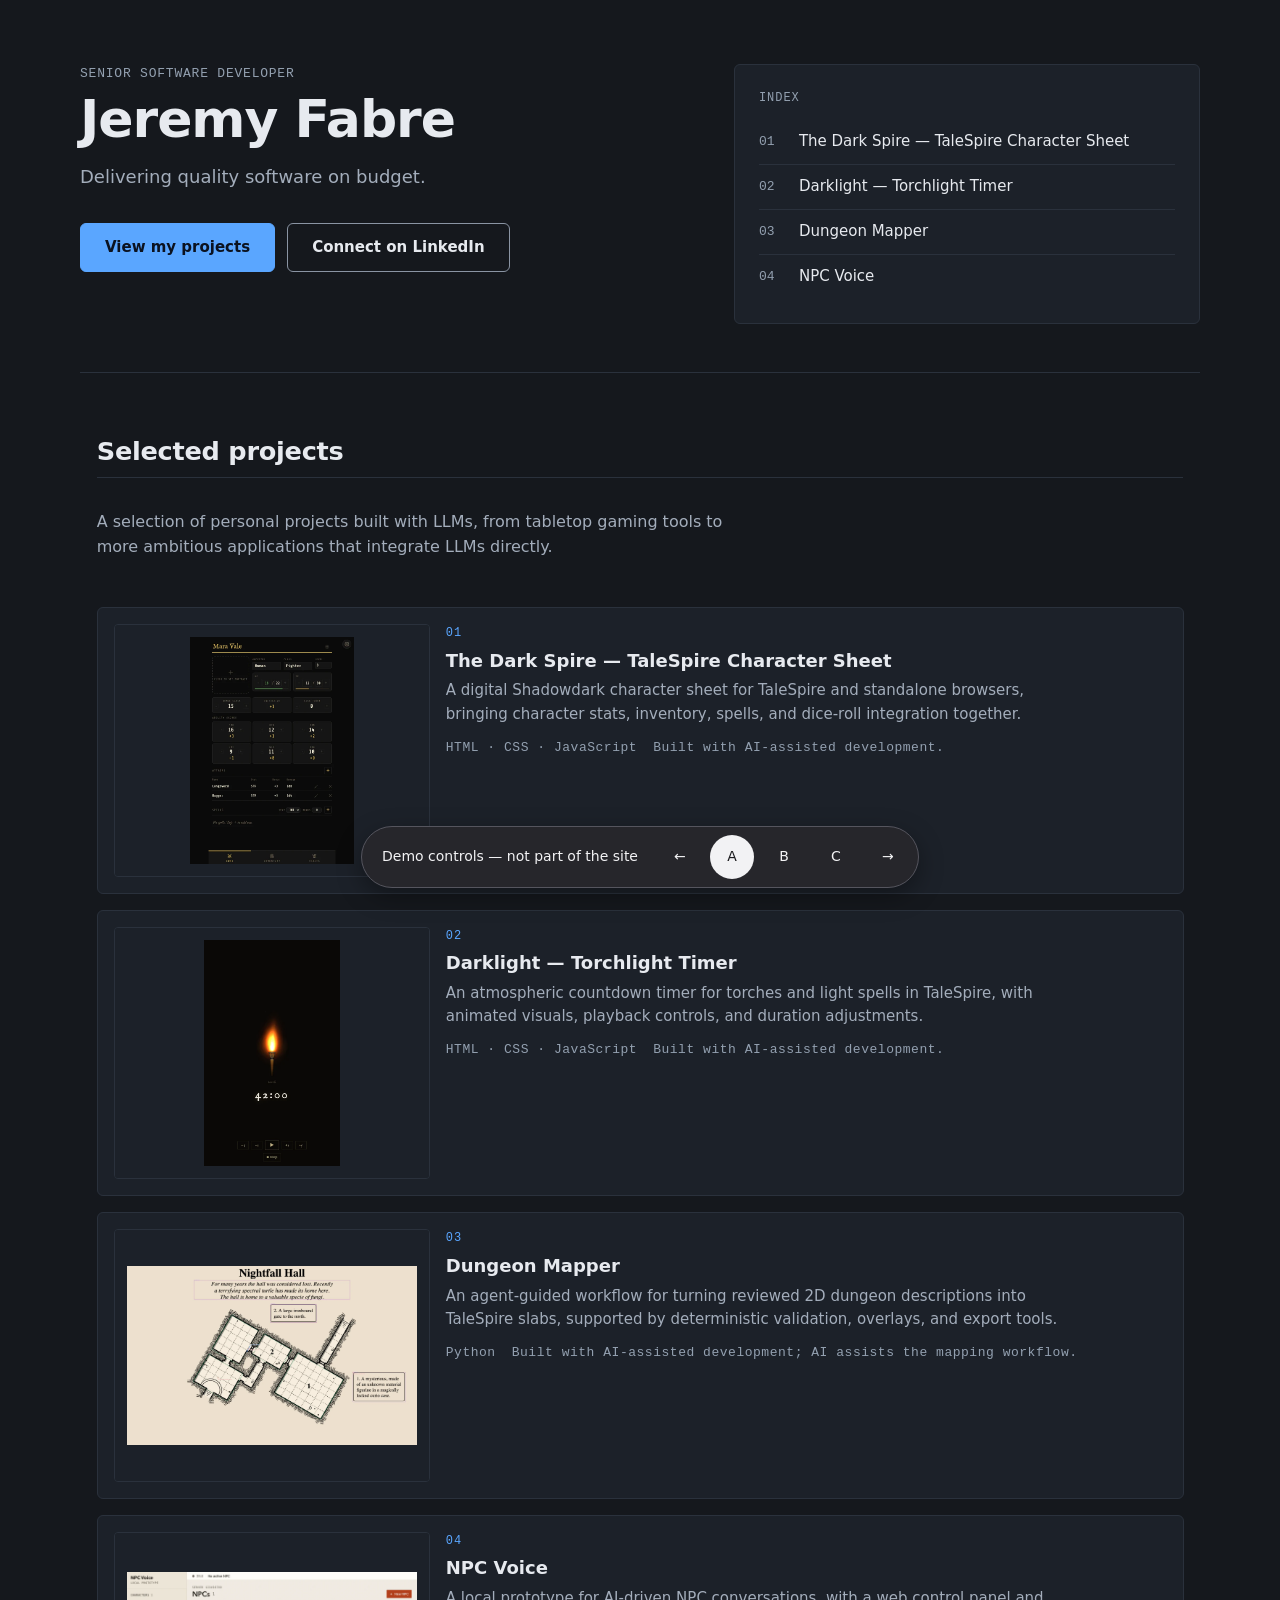
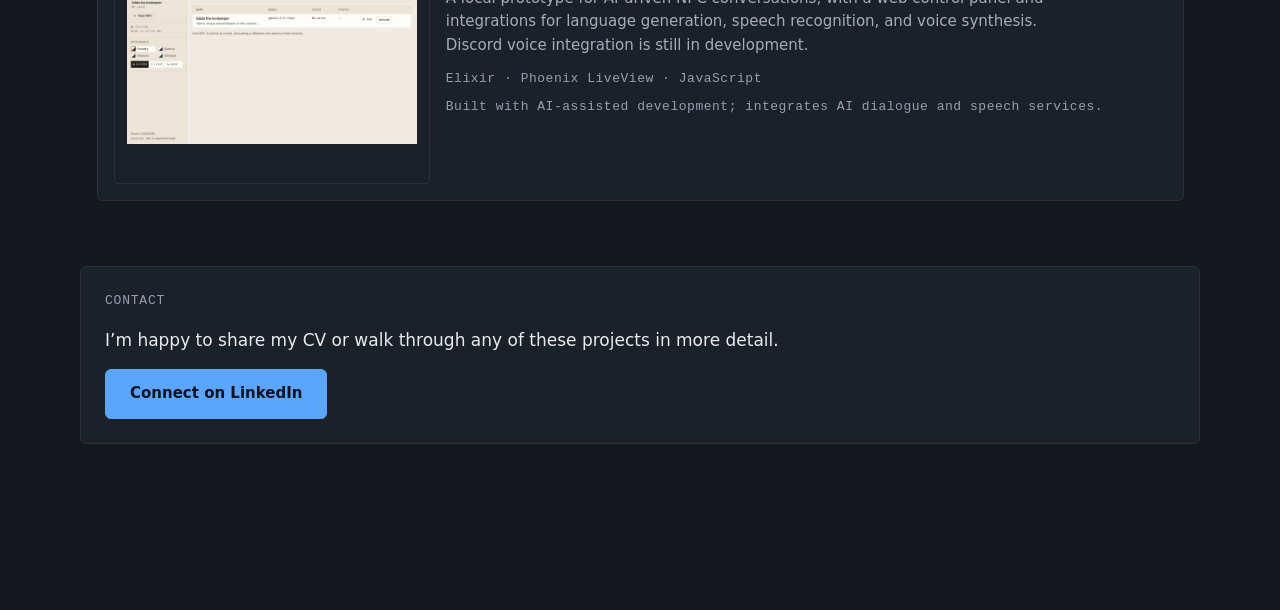
<file: demo/index.html>
<!doctype html>
<html lang="en">
<head>
  <meta charset="utf-8">
  <meta name="viewport" content="width=device-width, initial-scale=1">
  <meta name="robots" content="noindex, nofollow">
  <meta name="color-scheme" content="dark light">
  <title>Jeremy Fabre — portfolio design comparison (local demo)</title>
  <link rel="stylesheet" href="styles/base.css">
  <link rel="stylesheet" href="styles/a.css">
  <link rel="stylesheet" href="styles/b.css">
  <link rel="stylesheet" href="styles/c.css">
  <style>
    /* Integration-only rules: the fixed demo switcher and the space it reserves.
       Visual identity stays in styles/{a,b,c}.css; the pill itself is styled by
       .demo-controls in styles/base.css §6. Not part of any site. */
    :root { --switcher-space: 0px; }
    body.has-switcher { --switcher-space: 6rem; } /* CSS fallback; switcher.js sets the measured height inline on body */
    .demo-switcher {
      /* Sticky rather than fixed: it pins to the viewport bottom while scrolling, but at
         the end of the document it settles into the space the canvas reserves for it,
         so full-page captures and the final scroll position never show it over content. */
      position: sticky;
      bottom: 0;
      margin-top: calc(-1 * var(--switcher-space));
      z-index: 10;
      display: flex;
      justify-content: center;
      padding: var(--space-3) var(--space-3) calc(var(--space-3) + env(safe-area-inset-bottom, 0px));
      pointer-events: none;
    }
    .demo-switcher .demo-controls { pointer-events: auto; max-width: 100%; justify-content: center; }
    .demo-switcher .dc-label { white-space: normal; text-align: center; }
    .demo-switcher .dc-row { display: inline-flex; align-items: center; gap: var(--space-2); }
    /* Reserve the pill's height (plus its padding) inside the variant canvas so the
       contact block and footer are never covered; the spacer inherits the canvas background. */
    #site > .v-canvas::after { content: ""; display: block; height: var(--switcher-space); }
    /* Live region stays in the document flow for assistive tech only. */
    .demo-status { position: absolute; width: 1px; height: 1px; overflow: hidden; clip: rect(0 0 0 0); white-space: nowrap; margin: -1px; }
  </style>
</head>
<body data-variant="a">

<!-- Static baseline: variant A markup mirrors demo/variants/a.js and demo/content.js.
     Usable with JavaScript disabled. app.js re-renders A/B/C into #site at runtime. -->
<div id="site" data-variant="a">
  <div class="v-canvas page">
    <header class="hero">
      <div class="identity">
        <p class="eyebrow">Senior Software Developer</p>
        <h1 class="name">Jeremy Fabre</h1>
        <p class="tagline">Delivering quality software on budget.</p>
        <div class="actions">
          <a class="btn btn-primary" href="#projects">View my projects</a>
          <a class="btn btn-secondary" href="https://www.linkedin.com/in/jeremy-fabre-977b1b53/" rel="me noopener">Connect on LinkedIn</a>
        </div>
      </div>
      <nav class="index" aria-labelledby="index-title">
        <p class="index-title" id="index-title">Index</p>
        <ol>
          <li><a href="#project-shadowdark-sheet"><span class="n" aria-hidden="true">01</span><span class="index-label">The Dark Spire — TaleSpire Character Sheet</span></a></li>
          <li><a href="#project-torchlight-timer"><span class="n" aria-hidden="true">02</span><span class="index-label">Darklight — Torchlight Timer</span></a></li>
          <li><a href="#project-dungeon-mapper"><span class="n" aria-hidden="true">03</span><span class="index-label">Dungeon Mapper</span></a></li>
          <li><a href="#project-npc-voice"><span class="n" aria-hidden="true">04</span><span class="index-label">NPC Voice</span></a></li>
        </ol>
      </nav>
    </header>
    <main class="page-main">
      <section class="projects" id="projects" aria-labelledby="projects-heading">
        <h2 class="section-heading" id="projects-heading">Selected projects</h2>
        <p class="section-intro">A selection of personal projects built with LLMs, from tabletop gaming tools to more ambitious applications that integrate LLMs directly.</p>
        <ol class="project-list">
          <li>
            <article class="project" id="project-shadowdark-sheet" data-project="shadowdark-sheet" data-title="The Dark Spire — TaleSpire Character Sheet" data-description="A digital Shadowdark character sheet for TaleSpire and standalone browsers, bringing character stats, inventory, spells, and dice-roll integration together." data-ai-note="Built with AI-assisted development.">
              <a class="frame frame-link" href="assets/projects/shadowdark-sheet.webp" aria-label="Open full-size image: The Dark Spire — TaleSpire Character Sheet">
                <img class="frame-img" src="assets/projects/shadowdark-sheet.webp" alt="The Dark Spire — TaleSpire Character Sheet — screenshot of the project" decoding="async">
              </a>
              <div class="project-body">
                <p class="project-n" aria-hidden="true">01</p>
                <h3 class="title">The Dark Spire — TaleSpire Character Sheet</h3>
                <p class="summary">A digital Shadowdark character sheet for TaleSpire and standalone browsers, bringing character stats, inventory, spells, and dice-roll integration together.</p>
                <p class="meta"><span class="meta-stack">HTML · CSS · JavaScript</span><span class="meta-ai">Built with AI-assisted development.</span></p>
              </div>
            </article>
          </li>
          <li>
            <article class="project" id="project-torchlight-timer" data-project="torchlight-timer" data-title="Darklight — Torchlight Timer" data-description="An atmospheric countdown timer for torches and light spells in TaleSpire, with animated visuals, playback controls, and duration adjustments." data-ai-note="Built with AI-assisted development.">
              <a class="frame frame-link" href="assets/projects/torchlight-timer.webp" aria-label="Open full-size image: Darklight — Torchlight Timer">
                <img class="frame-img" src="assets/projects/torchlight-timer.webp" alt="Darklight — Torchlight Timer — screenshot of the project" decoding="async">
              </a>
              <div class="project-body">
                <p class="project-n" aria-hidden="true">02</p>
                <h3 class="title">Darklight — Torchlight Timer</h3>
                <p class="summary">An atmospheric countdown timer for torches and light spells in TaleSpire, with animated visuals, playback controls, and duration adjustments.</p>
                <p class="meta"><span class="meta-stack">HTML · CSS · JavaScript</span><span class="meta-ai">Built with AI-assisted development.</span></p>
              </div>
            </article>
          </li>
          <li>
            <article class="project" id="project-dungeon-mapper" data-project="dungeon-mapper" data-title="Dungeon Mapper" data-description="An agent-guided workflow for turning reviewed 2D dungeon descriptions into TaleSpire slabs, supported by deterministic validation, overlays, and export tools." data-ai-note="Built with AI-assisted development; AI assists the mapping workflow.">
              <a class="frame frame-link" href="assets/projects/dungeon-mapper.webp" aria-label="Open full-size image: Dungeon Mapper">
                <img class="frame-img" src="assets/projects/dungeon-mapper.webp" alt="Dungeon Mapper — screenshot of the project" decoding="async">
              </a>
              <div class="project-body">
                <p class="project-n" aria-hidden="true">03</p>
                <h3 class="title">Dungeon Mapper</h3>
                <p class="summary">An agent-guided workflow for turning reviewed 2D dungeon descriptions into TaleSpire slabs, supported by deterministic validation, overlays, and export tools.</p>
                <p class="meta"><span class="meta-stack">Python</span><span class="meta-ai">Built with AI-assisted development; AI assists the mapping workflow.</span></p>
              </div>
            </article>
          </li>
          <li>
            <article class="project" id="project-npc-voice" data-project="npc-voice" data-title="NPC Voice" data-description="A local prototype for AI-driven NPC conversations, with a web control panel and integrations for language generation, speech recognition, and voice synthesis. Discord voice integration is still in development." data-ai-note="Built with AI-assisted development; integrates AI dialogue and speech services.">
              <a class="frame frame-link" href="assets/projects/npc-voice.webp" aria-label="Open full-size image: NPC Voice">
                <img class="frame-img" src="assets/projects/npc-voice.webp" alt="NPC Voice — screenshot of the project" decoding="async">
              </a>
              <div class="project-body">
                <p class="project-n" aria-hidden="true">04</p>
                <h3 class="title">NPC Voice</h3>
                <p class="summary">A local prototype for AI-driven NPC conversations, with a web control panel and integrations for language generation, speech recognition, and voice synthesis. Discord voice integration is still in development.</p>
                <p class="meta"><span class="meta-stack">Elixir · Phoenix LiveView · JavaScript</span><span class="meta-ai">Built with AI-assisted development; integrates AI dialogue and speech services.</span></p>
              </div>
            </article>
          </li>
        </ol>
      </section>
      <section class="contact" aria-labelledby="contact-title">
        <p class="eyebrow" id="contact-title">Contact</p>
        <p class="contact-text">I’m happy to share my CV or walk through any of these projects in more detail.</p>
        <a class="btn btn-primary" href="https://www.linkedin.com/in/jeremy-fabre-977b1b53/" rel="me noopener">Connect on LinkedIn</a>
      </section>
    </main>
  </div>
</div>

<!-- Demo chrome (outside the site root). The switcher is built by switcher.js so a
     no-JS visitor never sees dead controls. The live region announces the active variant. -->
<p class="demo-status" id="demo-status" role="status" aria-live="polite" aria-atomic="true"></p>

<script type="module" src="app.js"></script>
</body>
</html>
</file>
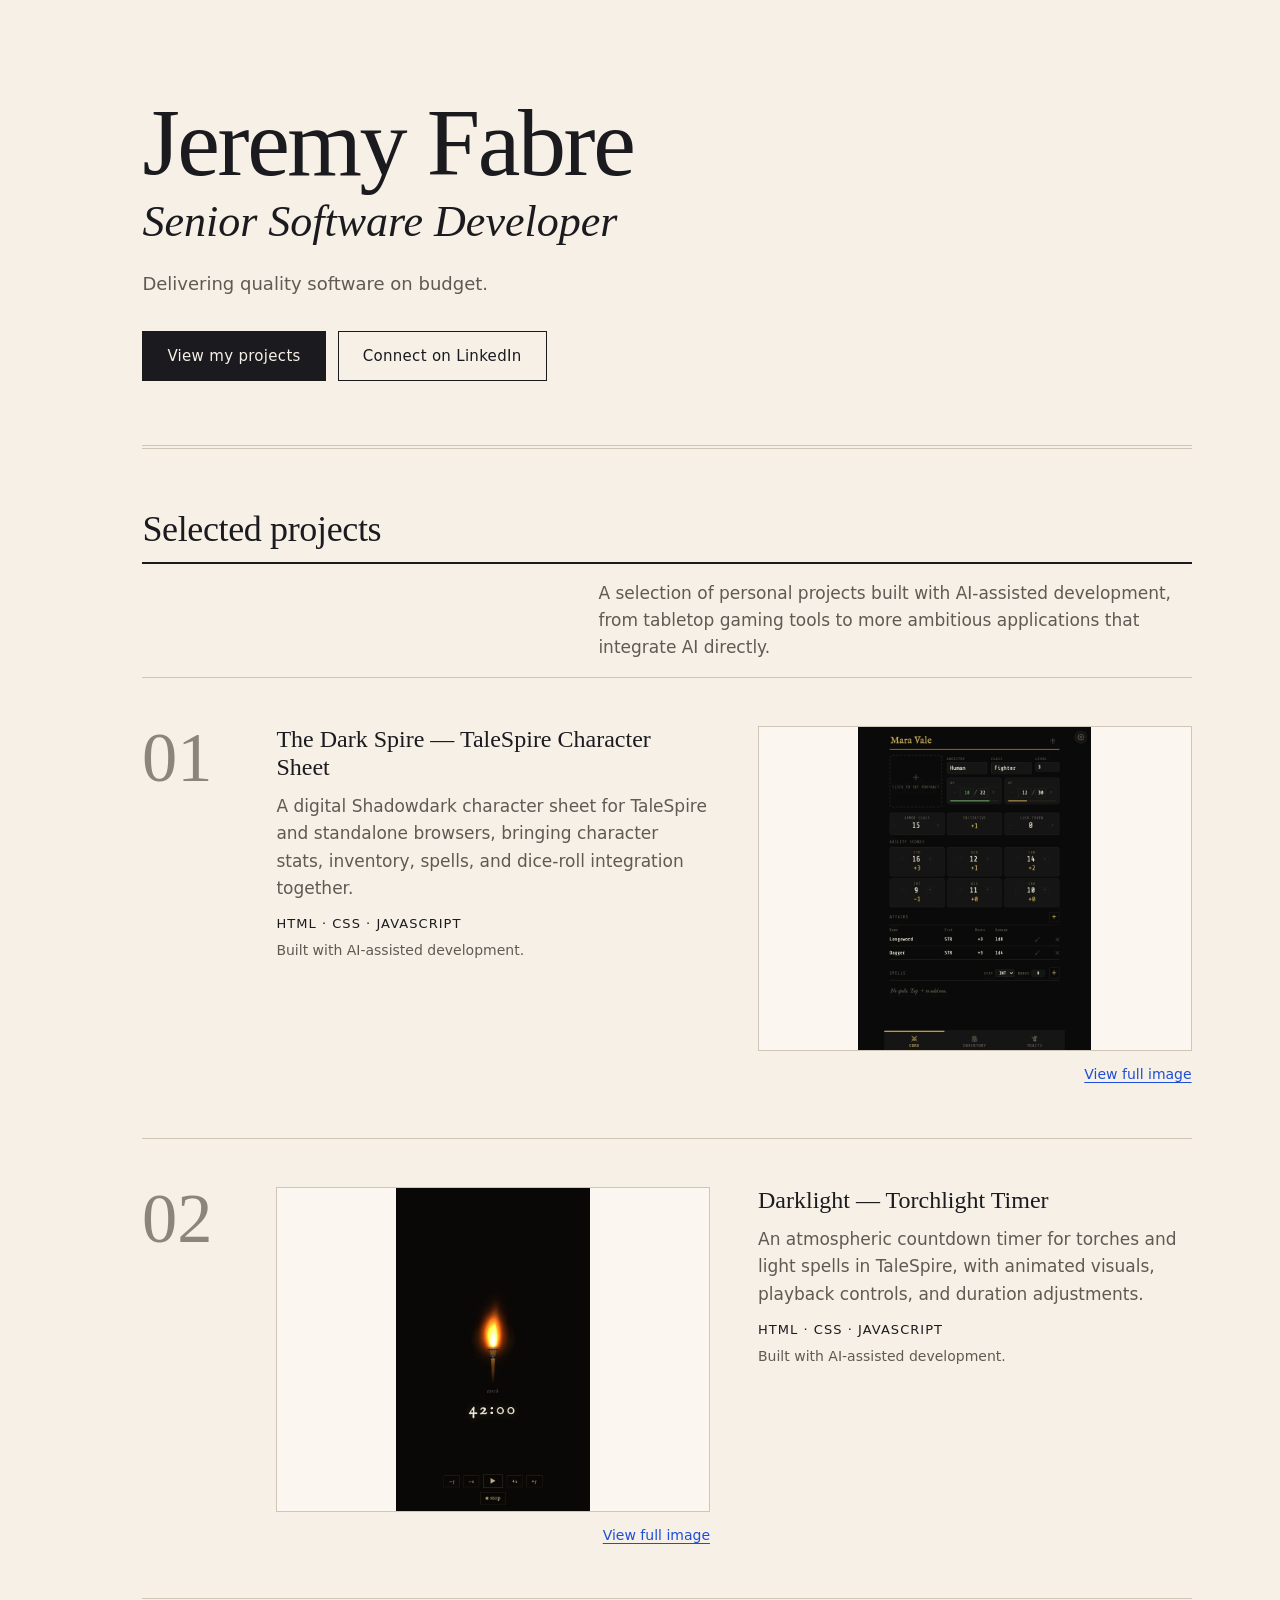
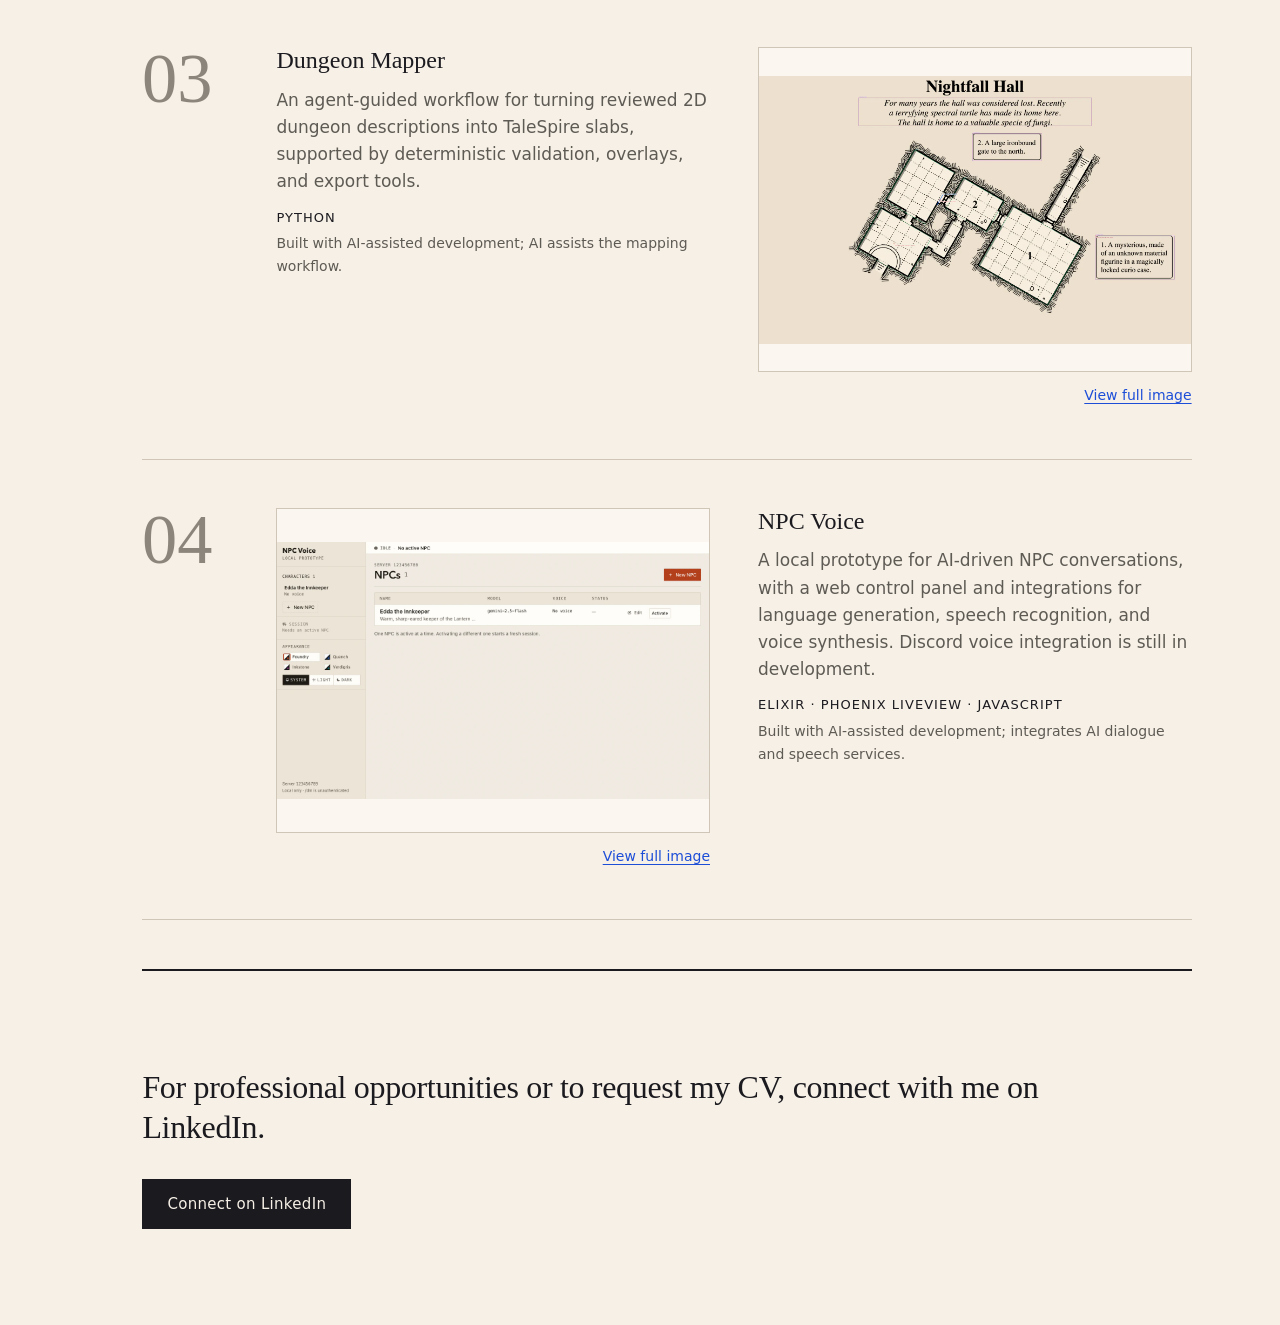
<file: docs/index.html>
<!doctype html>
<html lang="en">
<head>
  <meta charset="utf-8">
  <meta name="viewport" content="width=device-width, initial-scale=1">
  <title>Jeremy Fabre — Senior Software Developer</title>
  <meta name="description" content="A selection of personal projects built with AI-assisted development, from tabletop gaming tools to more ambitious applications that integrate AI directly.">
  <meta name="color-scheme" content="light">
  <meta name="theme-color" content="#f6f0e6">
  <!-- Publication origin. Changing the host is a content edit here, in sitemap.xml and in
       robots.txt; nothing at runtime depends on it. Every asset path below is relative so the
       page also works from a subpath. -->
  <link rel="canonical" href="https://jfabre.github.io/">
  <link rel="icon" href="favicon.svg" type="image/svg+xml">
  <link rel="stylesheet" href="styles.css">
</head>
<body>
<a class="skip-link" href="#projects">Skip to projects</a>

<div class="page">
  <main id="main">
    <header class="opener">
      <h1 class="name">Jeremy Fabre</h1>
      <p class="role">Senior Software Developer</p>
      <p class="deck">Delivering quality software on budget.</p>
      <div class="actions">
        <a class="btn btn-primary" href="#projects">View my projects</a>
        <a class="btn btn-secondary" href="https://www.linkedin.com/in/jeremy-fabre-977b1b53/" rel="me noopener noreferrer" target="_blank">Connect on LinkedIn</a>
      </div>
    </header>

    <section class="projects" id="projects" aria-labelledby="projects-heading">
      <div class="section-head">
        <h2 class="section-heading" id="projects-heading">Selected projects</h2>
        <p class="intro">A selection of personal projects built with AI-assisted development, from tabletop gaming tools to more ambitious applications that integrate AI directly.</p>
      </div>

      <ol class="rows">
        <li class="row" data-project="shadowdark-sheet" aria-labelledby="project-shadowdark-sheet-title">
          <p class="ordinal" aria-hidden="true">01</p>
          <div class="row-text">
            <h3 class="title" id="project-shadowdark-sheet-title">The Dark Spire — TaleSpire Character Sheet</h3>
            <p class="summary">A digital Shadowdark character sheet for TaleSpire and standalone browsers, bringing character stats, inventory, spells, and dice-roll integration together.</p>
            <p class="meta"><span class="stack">HTML · CSS · JavaScript</span><span class="ai-note">Built with AI-assisted development.</span></p>
          </div>
          <figure class="figure">
            <a class="frame-link" href="assets/projects/shadowdark-sheet.webp" aria-labelledby="project-shadowdark-sheet-title project-shadowdark-sheet-caption">
              <span class="frame"><img src="assets/projects/shadowdark-sheet.webp" alt="The Dark Spire character sheet showing stats, inventory and spells for a Shadowdark character" width="620" height="860" decoding="async"></span>
            </a>
            <figcaption class="frame-caption"><a class="text-link" id="project-shadowdark-sheet-caption" href="assets/projects/shadowdark-sheet.webp">View full image</a></figcaption>
          </figure>
        </li>

        <li class="row is-alt" data-project="torchlight-timer" aria-labelledby="project-torchlight-timer-title">
          <p class="ordinal" aria-hidden="true">02</p>
          <div class="row-text">
            <h3 class="title" id="project-torchlight-timer-title">Darklight — Torchlight Timer</h3>
            <p class="summary">An atmospheric countdown timer for torches and light spells in TaleSpire, with animated visuals, playback controls, and duration adjustments.</p>
            <p class="meta"><span class="stack">HTML · CSS · JavaScript</span><span class="ai-note">Built with AI-assisted development.</span></p>
          </div>
          <figure class="figure">
            <a class="frame-link" href="assets/projects/torchlight-timer.webp" aria-labelledby="project-torchlight-timer-title project-torchlight-timer-caption">
              <span class="frame"><img src="assets/projects/torchlight-timer.webp" alt="Darklight torchlight timer with an animated flame, remaining time and playback controls" width="540" height="900" loading="lazy" decoding="async"></span>
            </a>
            <figcaption class="frame-caption"><a class="text-link" id="project-torchlight-timer-caption" href="assets/projects/torchlight-timer.webp">View full image</a></figcaption>
          </figure>
        </li>

        <li class="row" data-project="dungeon-mapper" aria-labelledby="project-dungeon-mapper-title">
          <p class="ordinal" aria-hidden="true">03</p>
          <div class="row-text">
            <h3 class="title" id="project-dungeon-mapper-title">Dungeon Mapper</h3>
            <p class="summary">An agent-guided workflow for turning reviewed 2D dungeon descriptions into TaleSpire slabs, supported by deterministic validation, overlays, and export tools.</p>
            <p class="meta"><span class="stack">Python</span><span class="ai-note">Built with AI-assisted development; AI assists the mapping workflow.</span></p>
          </div>
          <figure class="figure">
            <a class="frame-link" href="assets/projects/dungeon-mapper.webp" aria-labelledby="project-dungeon-mapper-title project-dungeon-mapper-caption">
              <span class="frame"><img src="assets/projects/dungeon-mapper.webp" alt="Dungeon Mapper overlay of a 2D dungeon layout with rooms, corridors and validation markers" width="1600" height="993" loading="lazy" decoding="async"></span>
            </a>
            <figcaption class="frame-caption"><a class="text-link" id="project-dungeon-mapper-caption" href="assets/projects/dungeon-mapper.webp">View full image</a></figcaption>
          </figure>
        </li>

        <li class="row is-alt" data-project="npc-voice" aria-labelledby="project-npc-voice-title">
          <p class="ordinal" aria-hidden="true">04</p>
          <div class="row-text">
            <h3 class="title" id="project-npc-voice-title">NPC Voice</h3>
            <p class="summary">A local prototype for AI-driven NPC conversations, with a web control panel and integrations for language generation, speech recognition, and voice synthesis. Discord voice integration is still in development.</p>
            <p class="meta"><span class="stack">Elixir · Phoenix LiveView · JavaScript</span><span class="ai-note">Built with AI-assisted development; integrates AI dialogue and speech services.</span></p>
          </div>
          <figure class="figure">
            <a class="frame-link" href="assets/projects/npc-voice.webp" aria-labelledby="project-npc-voice-title project-npc-voice-caption">
              <span class="frame"><img src="assets/projects/npc-voice.webp" alt="NPC Voice web control panel for AI-driven character conversations and speech settings" width="1280" height="760" loading="lazy" decoding="async"></span>
            </a>
            <figcaption class="frame-caption"><a class="text-link" id="project-npc-voice-caption" href="assets/projects/npc-voice.webp">View full image</a></figcaption>
          </figure>
        </li>
      </ol>
    </section>
  </main>

  <footer class="contact" aria-label="Contact">
    <p class="contact-text">For professional opportunities or to request my CV, connect with me on LinkedIn.</p>
    <a class="btn btn-primary" href="https://www.linkedin.com/in/jeremy-fabre-977b1b53/" rel="me noopener noreferrer" target="_blank">Connect on LinkedIn</a>
  </footer>
</div>
</body>
</html>
</file>
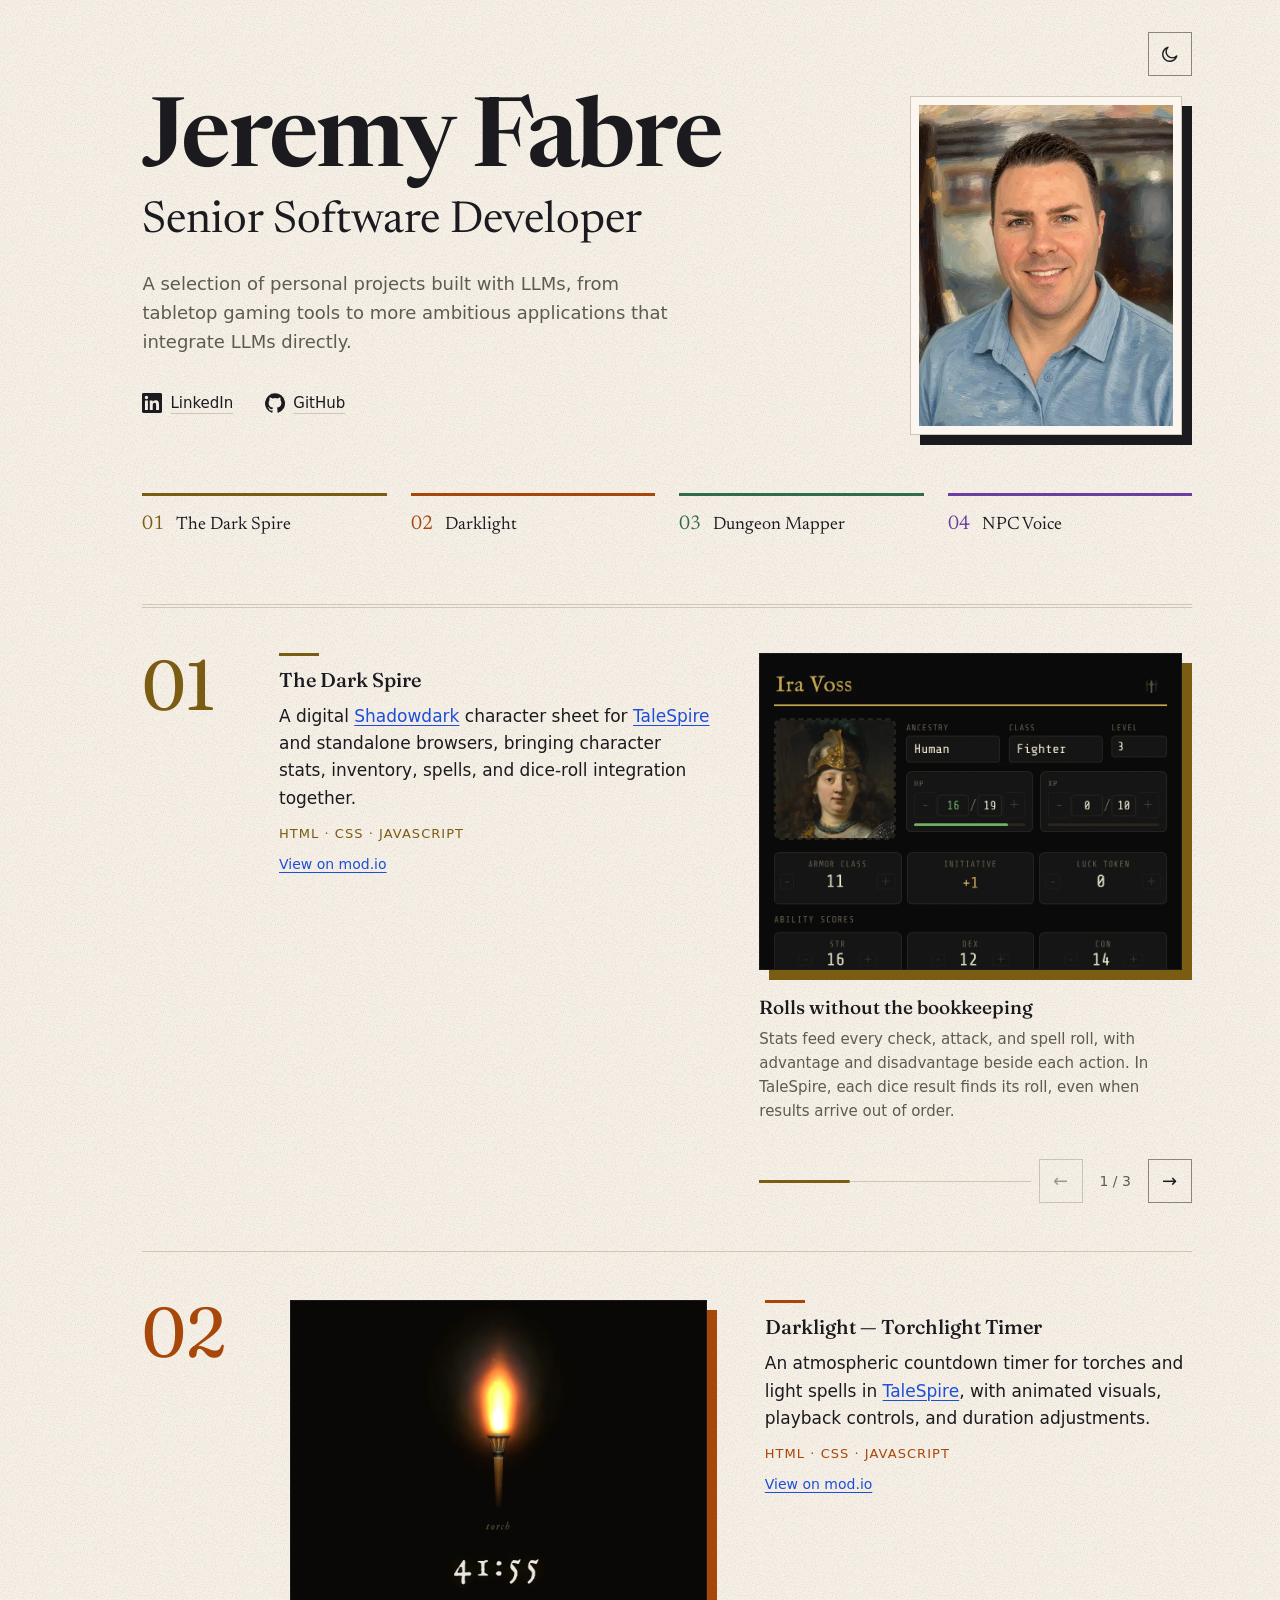
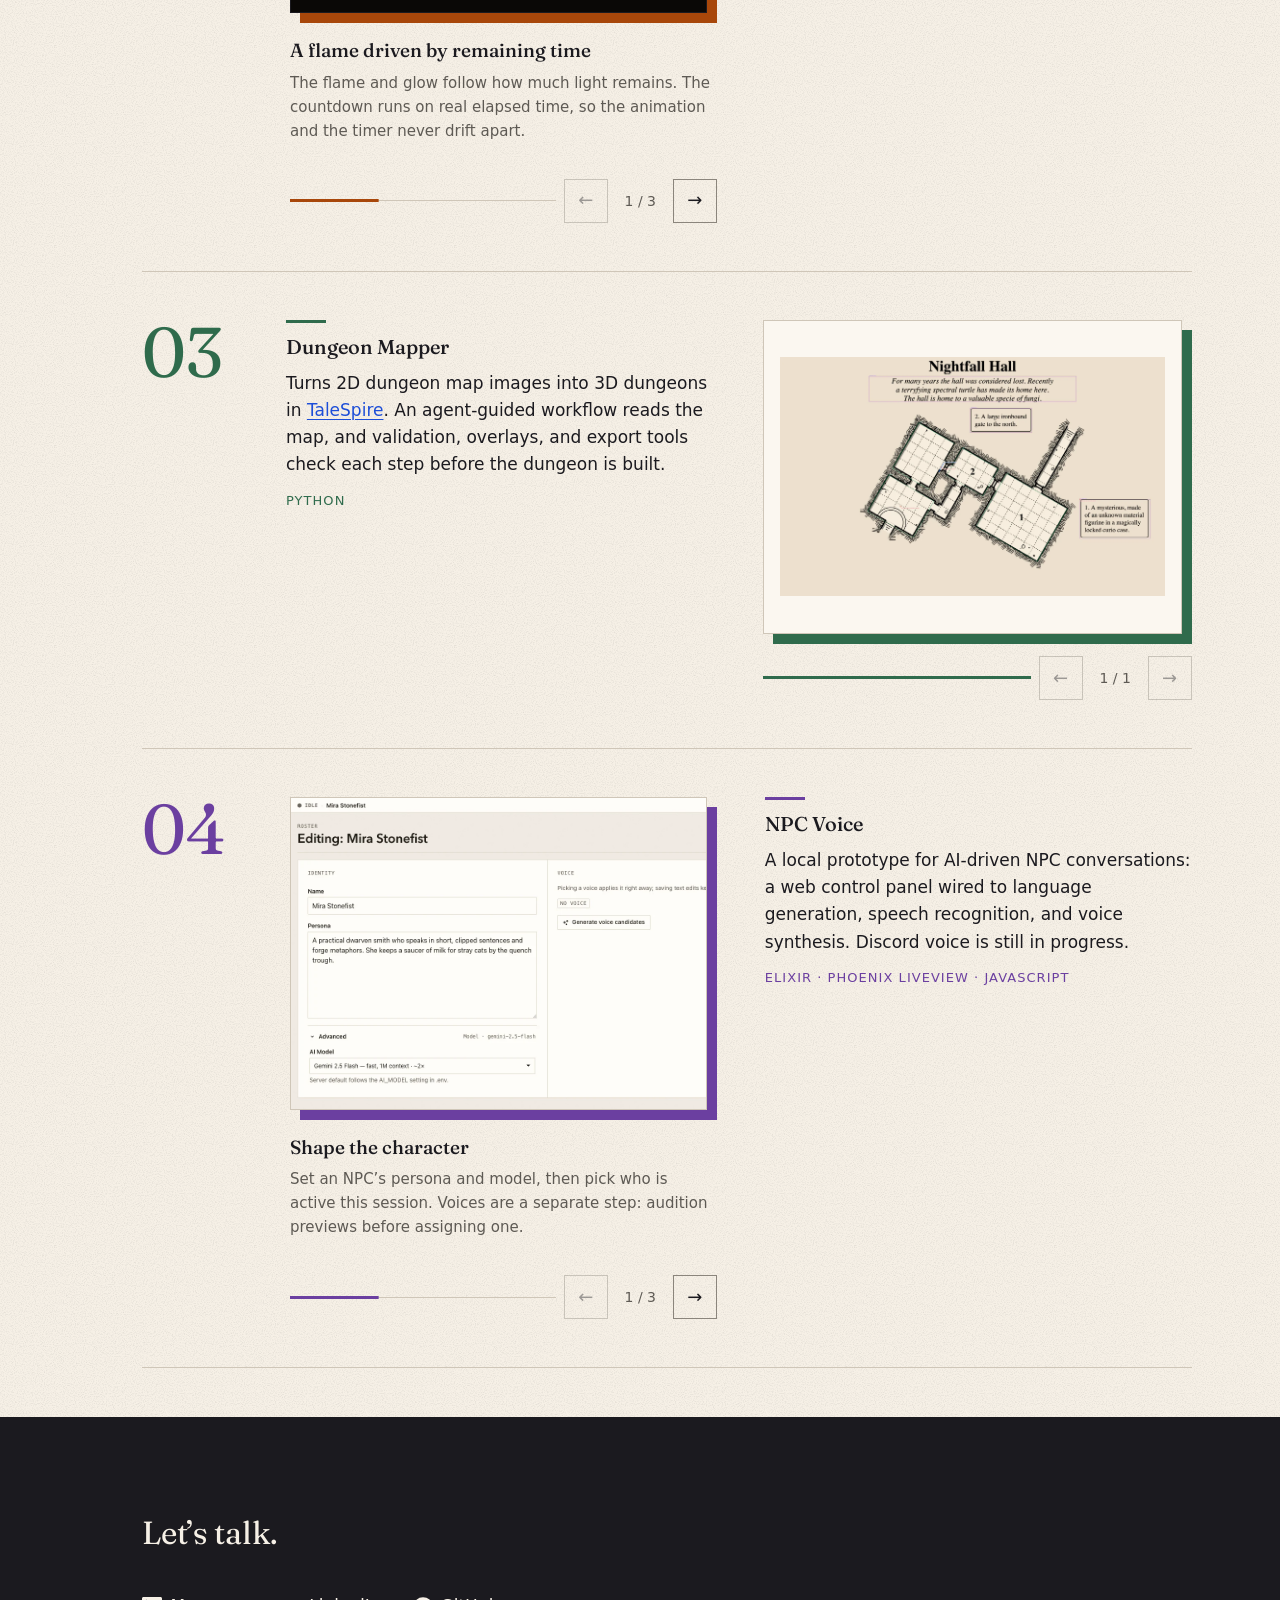
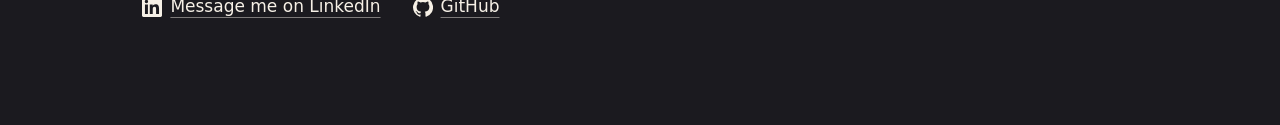
<file: site/index.html>
<!doctype html>
<html lang="en">
<head>
  <meta charset="utf-8">
  <meta name="viewport" content="width=device-width, initial-scale=1">
  <title>Jeremy Fabre — Senior Software Developer</title>
  <meta name="description" content="A selection of personal projects built with LLMs, from tabletop gaming tools to more ambitious applications that integrate LLMs directly.">
  <meta name="color-scheme" content="light dark">
  <meta name="theme-color" content="#f6f0e6" media="(prefers-color-scheme: light)">
  <meta name="theme-color" content="#1a1612" media="(prefers-color-scheme: dark)">
  <script>
    // Theme: a saved choice wins, otherwise the system preference, followed live.
    // Choosing the theme the system already asks for clears the saved choice, so the
    // switch also leads back to following the system.
    // Runs before the stylesheet so the first paint already carries the theme.
    (() => {
      const root = document.documentElement;
      const system = matchMedia('(prefers-color-scheme: dark)');
      const colors = { light: '#f6f0e6', dark: '#1a1612' };
      const read = () => { try { return localStorage.getItem('theme'); } catch { return null; } };
      const save = (theme) => { try { if (theme) localStorage.setItem('theme', theme); else localStorage.removeItem('theme'); return true; } catch { return false; } };
      let choice = read();
      const apply = () => {
        const theme = choice === 'light' || choice === 'dark' ? choice : system.matches ? 'dark' : 'light';
        root.dataset.theme = theme;
        for (const meta of document.querySelectorAll('meta[name="theme-color"]')) meta.content = colors[theme];
        const button = document.querySelector('.theme-toggle');
        if (!button) return;
        const label = `Switch to ${theme === 'dark' ? 'light' : 'dark'} theme`;
        button.setAttribute('aria-label', label);
        button.title = label;
      };
      apply();
      system.addEventListener('change', apply);
      addEventListener('storage', (event) => { if (event.key === 'theme') { choice = event.newValue; apply(); } });
      document.addEventListener('DOMContentLoaded', () => {
        document.querySelector('.theme-toggle').hidden = false;
        apply();
      });
      document.addEventListener('click', (event) => {
        if (!(event.target instanceof Element) || !event.target.closest('.theme-toggle')) return;
        const next = root.dataset.theme === 'dark' ? 'light' : 'dark';
        choice = next === (system.matches ? 'dark' : 'light') ? null : next;
        save(choice);
        apply();
      });
    })();
  </script>
  <!-- Publication origin. Changing the host is a content edit here, in sitemap.xml and in
       robots.txt; nothing at runtime depends on it. Every asset path below is relative so the
       page also works from a subpath. -->
  <link rel="canonical" href="https://jfabre.github.io/">
  <!-- Link previews: the card is site/assets/social/preview.jpg, rendered from the site's own
       styles at 1200×630 (see DESIGN.md). Crawlers need absolute URLs here. -->
  <meta property="og:type" content="website">
  <meta property="og:site_name" content="Jeremy Fabre">
  <meta property="og:title" content="Jeremy Fabre — Senior Software Developer">
  <meta property="og:description" content="A selection of personal projects built with LLMs, from tabletop gaming tools to more ambitious applications that integrate LLMs directly.">
  <meta property="og:url" content="https://jfabre.github.io/">
  <meta property="og:image" content="https://jfabre.github.io/assets/social/preview.jpg">
  <meta property="og:image:type" content="image/jpeg">
  <meta property="og:image:width" content="1200">
  <meta property="og:image:height" content="630">
  <meta property="og:image:alt" content="Jeremy Fabre, Senior Software Developer, beside a painted portrait and his four projects: The Dark Spire, Darklight, Dungeon Mapper and NPC Voice.">
  <meta name="twitter:card" content="summary_large_image">
  <link rel="icon" href="favicon.svg" type="image/svg+xml">
  <link rel="preload" href="assets/fonts/fraunces-latin-full-normal.woff2" as="font" type="font/woff2" crossorigin>
  <link rel="preload" href="assets/fonts/newsreader-latin-opsz-normal.woff2" as="font" type="font/woff2" crossorigin>
  <link rel="stylesheet" href="styles.css">
</head>
<body>
<a class="skip-link" href="#projects">Skip to projects</a>

<div class="page">
  <main id="main">
    <button class="theme-toggle" type="button" aria-label="Switch to dark theme" title="Switch to dark theme" hidden>
      <svg class="icon-moon" aria-hidden="true" viewBox="0 0 24 24" width="20" height="20" fill="none" stroke="currentColor" stroke-width="1.75" stroke-linecap="round" stroke-linejoin="round"><path d="M20 14.5A8.5 8.5 0 1 1 9.5 4a6.75 6.75 0 0 0 10.5 10.5z"/></svg>
      <svg class="icon-sun" aria-hidden="true" viewBox="0 0 24 24" width="20" height="20" fill="none" stroke="currentColor" stroke-width="1.75" stroke-linecap="round"><circle cx="12" cy="12" r="4"/><path d="M12 2.5v2M12 19.5v2M2.5 12h2M19.5 12h2M5.3 5.3l1.4 1.4M17.3 17.3l1.4 1.4M5.3 18.7l1.4-1.4M17.3 6.7l1.4-1.4"/></svg>
    </button>
    <header class="opener">
      <h1 class="name">Jeremy Fabre</h1>
      <p class="role">Senior Software Developer</p>
      <p class="deck">A selection of personal projects built with LLMs, from tabletop gaming tools to more ambitious applications that integrate LLMs directly.</p>
      <ul class="social">
        <li><a class="social-link" href="https://www.linkedin.com/in/jeremy-fabre-977b1b53/" rel="me noopener noreferrer" target="_blank"><svg aria-hidden="true" viewBox="0 0 24 24" width="20" height="20" fill="currentColor"><path d="M20.45 20.45h-3.55v-5.57c0-1.33-.03-3.04-1.85-3.04-1.86 0-2.14 1.45-2.14 2.94v5.67H9.35V9h3.41v1.56h.05c.48-.9 1.64-1.85 3.37-1.85 3.6 0 4.27 2.37 4.27 5.46v6.28zM5.34 7.43a2.06 2.06 0 1 1 0-4.12 2.06 2.06 0 0 1 0 4.12zM7.12 20.45H3.56V9h3.56v11.45zM22.22 0H1.77C.79 0 0 .77 0 1.73v20.54C0 23.23.79 24 1.77 24h20.45c.98 0 1.78-.77 1.78-1.73V1.73C24 .77 23.2 0 22.22 0z"/></svg><span>LinkedIn</span></a></li>
        <li><a class="social-link" href="https://github.com/jfabre" rel="me noopener noreferrer" target="_blank"><svg aria-hidden="true" viewBox="0 0 24 24" width="20" height="20" fill="currentColor"><path d="M12 .3a12 12 0 0 0-3.8 23.38c.6.12.83-.26.83-.57v-2c-3.34.73-4.04-1.61-4.04-1.61-.55-1.39-1.34-1.76-1.34-1.76-1.08-.74.09-.73.09-.73 1.2.09 1.83 1.24 1.83 1.24 1.07 1.83 2.8 1.3 3.49 1 .1-.78.42-1.31.76-1.61-2.67-.3-5.47-1.33-5.47-5.93 0-1.31.47-2.38 1.24-3.22-.14-.3-.54-1.52.1-3.18 0 0 1-.32 3.3 1.23a11.5 11.5 0 0 1 6 0c2.28-1.55 3.29-1.23 3.29-1.23.64 1.66.24 2.88.12 3.18a4.65 4.65 0 0 1 1.23 3.22c0 4.61-2.8 5.63-5.48 5.92.42.36.81 1.1.81 2.22v3.29c0 .32.21.7.82.57A12 12 0 0 0 12 .3"/></svg><span>GitHub</span></a></li>
      </ul>
      <figure class="portrait">
        <img src="assets/portrait/jeremy.webp" srcset="assets/portrait/jeremy-360.webp 360w, assets/portrait/jeremy.webp 720w" sizes="(min-width: 43em) clamp(13rem, 22vw, 18rem), clamp(7rem, 30vw, 12rem)" alt="Painted portrait of Jeremy Fabre" width="720" height="900" decoding="async" fetchpriority="high">
      </figure>
      <nav class="index" aria-label="Projects">
        <ol class="index-list" role="list">
          <li><a class="index-link" href="#project-shadowdark-sheet-title"><span class="index-num" aria-hidden="true">01</span><span class="index-name">The Dark Spire</span></a></li>
          <li><a class="index-link" href="#project-torchlight-timer-title"><span class="index-num" aria-hidden="true">02</span><span class="index-name">Darklight</span></a></li>
          <li><a class="index-link" href="#project-dungeon-mapper-title"><span class="index-num" aria-hidden="true">03</span><span class="index-name">Dungeon Mapper</span></a></li>
          <li><a class="index-link" href="#project-npc-voice-title"><span class="index-num" aria-hidden="true">04</span><span class="index-name">NPC Voice</span></a></li>
        </ol>
      </nav>
    </header>

    <section class="projects" id="projects" aria-labelledby="projects-heading">
      <h2 class="visually-hidden" id="projects-heading">Selected projects</h2>
      <ol class="rows">
        <li class="row" data-project="shadowdark-sheet" aria-labelledby="project-shadowdark-sheet-title">
          <p class="ordinal" aria-hidden="true">01</p>
          <div class="row-text">
            <h3 class="title" id="project-shadowdark-sheet-title">The Dark Spire</h3>
            <p class="summary">A digital <a class="text-link" href="https://www.thearcanelibrary.com/pages/shadowdark" target="_blank" rel="noopener noreferrer">Shadowdark</a> character sheet for <a class="text-link" href="https://talespire.com/" target="_blank" rel="noopener noreferrer">TaleSpire</a> and standalone browsers, bringing character stats, inventory, spells, and dice-roll integration together.</p>
            <p class="meta"><span class="stack">HTML · CSS · JavaScript</span><a class="text-link" href="https://mod.io/g/talespire/m/the-dark-spire-character-sheet" target="_blank" rel="noopener noreferrer">View on mod.io</a></p>
          </div>
          <figure class="figure carousel" data-carousel>
            <div class="carousel-track" role="region" aria-roledescription="carousel" aria-label="The Dark Spire screenshots" tabindex="0">
              <div class="slide">
                <a class="frame-link" href="assets/projects/shadowdark-sheet.webp" aria-label="View full image: Character sheet with a helmeted portrait, combat stats, a longsword attack, and expanded advantage and disadvantage controls.">
                  <span class="frame is-dark is-crop" style="--crop: 50% 0%"><img src="assets/projects/shadowdark-sheet.webp" alt="Character sheet with a helmeted portrait, combat stats, a longsword attack, and expanded advantage and disadvantage controls." width="968" height="1208" decoding="async"></span>
                </a>
                <div class="slide-caption">
                  <h4 class="slide-title">Rolls without the bookkeeping</h4>
                  <p class="slide-text">Stats feed every check, attack, and spell roll, with advantage and disadvantage beside each action. In TaleSpire, each dice result finds its roll, even when results arrive out of order.</p>
                </div>
              </div>
              <div class="slide">
                <a class="frame-link" href="assets/projects/shadowdark-party.webp" aria-label="View full image: Party panel with portraits of three fictional characters at healthy, wounded, and critical health levels.">
                  <span class="frame is-dark is-crop" style="--crop: 80% 50%"><img src="assets/projects/shadowdark-party.webp" alt="Party panel with portraits of three fictional characters at healthy, wounded, and critical health levels." width="968" height="432" loading="lazy" decoding="async"></span>
                </a>
                <div class="slide-caption">
                  <h4 class="slide-title">Your party at a glance</h4>
                  <p class="slide-text">See your party’s names, portraits, and health from your sheet. TaleSpire only broadcasts 500-character text messages, so the sheets speak their own protocol over it, splitting portraits into chunks and resending any that go missing.</p>
                </div>
              </div>
              <div class="slide">
                <a class="frame-link" href="assets/projects/shadowdark-equipment.webp" aria-label="View full image: Populated inventory with armor, shield, coins, adventuring equipment, and a carrying-capacity breakdown.">
                  <span class="frame is-dark is-crop" style="--crop: 50% 0%"><img src="assets/projects/shadowdark-equipment.webp" alt="Populated inventory with armor, shield, coins, adventuring equipment, and a carrying-capacity breakdown." width="968" height="1050" loading="lazy" decoding="async"></span>
                </a>
                <div class="slide-caption">
                  <h4 class="slide-title">Equipment choices, calculated together</h4>
                  <p class="slide-text">Armor, shields, coins, and gear add up to a live carrying-capacity total, and the same equipment updates your combat stats. Bonus slots cover custom features and house rules.</p>
                </div>
              </div>
            </div>
            <figcaption class="carousel-controls">
              <button class="carousel-btn" type="button" disabled data-dir="-1" aria-label="Previous screenshot"><span aria-hidden="true">&#8592;</span></button>
              <span class="carousel-count" aria-live="polite">1 / 3</span>
              <button class="carousel-btn" type="button" disabled data-dir="1" aria-label="Next screenshot"><span aria-hidden="true">&#8594;</span></button>
            </figcaption>
          </figure>
        </li>

        <li class="row is-alt" data-project="torchlight-timer" aria-labelledby="project-torchlight-timer-title">
          <p class="ordinal" aria-hidden="true">02</p>
          <div class="row-text">
            <h3 class="title" id="project-torchlight-timer-title">Darklight — Torchlight Timer</h3>
            <p class="summary">An atmospheric countdown timer for torches and light spells in <a class="text-link" href="https://talespire.com/" target="_blank" rel="noopener noreferrer">TaleSpire</a>, with animated visuals, playback controls, and duration adjustments.</p>
            <p class="meta"><span class="stack">HTML · CSS · JavaScript</span><a class="text-link" href="https://mod.io/g/talespire/m/darklight-a-torghlight-timer-for-shadowdark" target="_blank" rel="noopener noreferrer">View on mod.io</a></p>
          </div>
          <figure class="figure carousel" data-carousel>
            <div class="carousel-track" role="region" aria-roledescription="carousel" aria-label="Darklight screenshots" tabindex="0">
              <div class="slide">
                <a class="frame-link" href="assets/projects/torchlight-timer.mp4" aria-label="View full image: Darklight torch with a flickering flame, counting down from 41:55.">
                  <span class="frame is-dark is-crop" style="--crop: 50% 55%"><video src="assets/projects/torchlight-timer.mp4" poster="assets/projects/torchlight-timer.webp" width="540" height="900" muted loop playsinline preload="none" disablepictureinpicture aria-label="Darklight torch with a flickering flame, counting down from 41:55."></video></span>
                </a>
                <div class="slide-caption">
                  <h4 class="slide-title">A flame driven by remaining time</h4>
                  <p class="slide-text">The flame and glow follow how much light remains. The countdown runs on real elapsed time, so the animation and the timer never drift apart.</p>
                </div>
              </div>
              <div class="slide">
                <a class="frame-link" href="assets/projects/torchlight-spell.mp4" aria-label="View full image: Darklight light spell with a turning, luminous sun-rift, counting down from 27:55.">
                  <span class="frame is-dark is-crop" style="--crop: 50% 55%"><video src="assets/projects/torchlight-spell.mp4" poster="assets/projects/torchlight-spell.webp" width="540" height="900" muted loop playsinline preload="none" disablepictureinpicture aria-label="Darklight light spell with a turning, luminous sun-rift, counting down from 27:55."></video></span>
                </a>
                <div class="slide-caption">
                  <h4 class="slide-title">A different kind of light</h4>
                  <p class="slide-text">Light spells use the same countdown with an animated sun-rift instead of a flame. Its size and motion follow the time left, and rendering adapts to TaleSpire’s built-in browser.</p>
                </div>
              </div>
              <div class="slide">
                <a class="frame-link" href="assets/projects/torchlight-board.mp4" aria-label="View full image: Light board counting down Wren’s torch and Iskra’s spell; Calder lights a torch and joins the list, leaving Thom without light.">
                  <span class="frame is-dark is-crop" style="--crop: 50% 0%"><video src="assets/projects/torchlight-board.mp4" poster="assets/projects/torchlight-board.webp" width="540" height="900" muted loop playsinline preload="none" disablepictureinpicture aria-label="Light board counting down Wren’s torch and Iskra’s spell; Calder lights a torch and joins the list, leaving Thom without light."></video></span>
                </a>
                <div class="slide-caption">
                  <h4 class="slide-title">Which light goes out next?</h4>
                  <p class="slide-text">The GM’s light board lists every torch and spell, soonest to expire first, and flags players left without a light.</p>
                </div>
              </div>
            </div>
            <figcaption class="carousel-controls">
              <button class="carousel-btn" type="button" disabled data-dir="-1" aria-label="Previous screenshot"><span aria-hidden="true">&#8592;</span></button>
              <span class="carousel-count" aria-live="polite">1 / 3</span>
              <button class="carousel-btn" type="button" disabled data-dir="1" aria-label="Next screenshot"><span aria-hidden="true">&#8594;</span></button>
            </figcaption>
          </figure>
        </li>

        <li class="row" data-project="dungeon-mapper" aria-labelledby="project-dungeon-mapper-title">
          <p class="ordinal" aria-hidden="true">03</p>
          <div class="row-text">
            <h3 class="title" id="project-dungeon-mapper-title">Dungeon Mapper</h3>
            <p class="summary">Turns 2D dungeon map images into 3D dungeons in <a class="text-link" href="https://talespire.com/" target="_blank" rel="noopener noreferrer">TaleSpire</a>. An agent-guided workflow reads the map, and validation, overlays, and export tools check each step before the dungeon is built.</p>
            <p class="meta"><span class="stack">Python</span></p>
          </div>
          <figure class="figure carousel" data-carousel>
            <div class="carousel-track" role="region" aria-roledescription="carousel" aria-label="Dungeon Mapper screenshots" tabindex="0">
              <a class="slide frame-link" href="assets/projects/dungeon-mapper.webp" aria-label="View full image: Dungeon Mapper overlay of a 2D dungeon layout with rooms, corridors and validation markers">
                <span class="frame"><img src="assets/projects/dungeon-mapper.webp" alt="Dungeon Mapper overlay of a 2D dungeon layout with rooms, corridors and validation markers" width="1600" height="993" loading="lazy" decoding="async"></span>
              </a>
            </div>
            <figcaption class="carousel-controls">
              <button class="carousel-btn" type="button" disabled data-dir="-1" aria-label="Previous screenshot"><span aria-hidden="true">&#8592;</span></button>
              <span class="carousel-count" aria-live="polite">1 / 1</span>
              <button class="carousel-btn" type="button" disabled data-dir="1" aria-label="Next screenshot"><span aria-hidden="true">&#8594;</span></button>
            </figcaption>
          </figure>
        </li>

        <li class="row is-alt" data-project="npc-voice" aria-labelledby="project-npc-voice-title">
          <p class="ordinal" aria-hidden="true">04</p>
          <div class="row-text">
            <h3 class="title" id="project-npc-voice-title">NPC Voice</h3>
            <p class="summary">A local prototype for AI-driven NPC conversations: a web control panel wired to language generation, speech recognition, and voice synthesis. Discord voice is still in progress.</p>
            <p class="meta"><span class="stack">Elixir · Phoenix LiveView · JavaScript</span></p>
          </div>
          <figure class="figure carousel" data-carousel>
            <div class="carousel-track" role="region" aria-roledescription="carousel" aria-label="NPC Voice screenshots" tabindex="0">
              <div class="slide">
                <a class="frame-link" href="assets/projects/npc-voice.webp" aria-label="View full image: NPC edit form with a fictional persona, model selection, active-character indicator, and an unconfigured voice.">
                  <span class="frame is-crop" style="--crop: 62% 0%"><img src="assets/projects/npc-voice.webp" alt="NPC edit form with a fictional persona, model selection, active-character indicator, and an unconfigured voice." width="1440" height="750" loading="lazy" decoding="async"></span>
                </a>
                <div class="slide-caption">
                  <h4 class="slide-title">Shape the character</h4>
                  <p class="slide-text">Set an NPC’s persona and model, then pick who is active this session. Voices are a separate step: audition previews before assigning one.</p>
                </div>
              </div>
              <div class="slide">
                <a class="frame-link" href="assets/projects/npc-session.webp" aria-label="View full image: NPC session workspace with scene context, active character, transcript area, and idle turn controls.">
                  <span class="frame is-crop" style="--crop: 55% 0%; --zoom: 1.25"><img src="assets/projects/npc-session.webp" alt="NPC session workspace with scene context, active character, transcript area, and idle turn controls." width="1440" height="900" loading="lazy" decoding="async"></span>
                </a>
                <div class="slide-caption">
                  <h4 class="slide-title">Keep the scene in context</h4>
                  <p class="slide-text">Character, scene, and conversation history share one workspace, and replies draw on all three. Each NPC keeps its own session, so conversations never bleed together.</p>
                </div>
              </div>
              <div class="slide">
                <a class="frame-link" href="assets/projects/npc-transcript.webp" aria-label="View full image: Fictional player and NPC messages in the persistent transcript, with a copy control and no audio replay buttons.">
                  <span class="frame is-crop" style="--crop: 0% 0%"><img src="assets/projects/npc-transcript.webp" alt="Fictional player and NPC messages in the persistent transcript, with a copy control and no audio replay buttons." width="1192" height="816" loading="lazy" decoding="async"></span>
                </a>
                <div class="slide-caption">
                  <h4 class="slide-title">A conversation you can revisit</h4>
                  <p class="slide-text">Messages stay in order, with replay when audio is attached. Text and speech are stored separately, so a failed voice clip never loses the reply.</p>
                </div>
              </div>
            </div>
            <figcaption class="carousel-controls">
              <button class="carousel-btn" type="button" disabled data-dir="-1" aria-label="Previous screenshot"><span aria-hidden="true">&#8592;</span></button>
              <span class="carousel-count" aria-live="polite">1 / 3</span>
              <button class="carousel-btn" type="button" disabled data-dir="1" aria-label="Next screenshot"><span aria-hidden="true">&#8594;</span></button>
            </figcaption>
          </figure>
        </li>
      </ol>
    </section>
  </main>
</div>
<footer class="contact" aria-label="Contact">
  <div class="page contact-inner">
    <div class="contact-copy">
      <h2 class="contact-text">Let’s talk.</h2>
    </div>
    <ul class="social social-lg">
        <li><a class="social-link" href="https://www.linkedin.com/in/jeremy-fabre-977b1b53/" rel="me noopener noreferrer" target="_blank"><svg aria-hidden="true" viewBox="0 0 24 24" width="20" height="20" fill="currentColor"><path d="M20.45 20.45h-3.55v-5.57c0-1.33-.03-3.04-1.85-3.04-1.86 0-2.14 1.45-2.14 2.94v5.67H9.35V9h3.41v1.56h.05c.48-.9 1.64-1.85 3.37-1.85 3.6 0 4.27 2.37 4.27 5.46v6.28zM5.34 7.43a2.06 2.06 0 1 1 0-4.12 2.06 2.06 0 0 1 0 4.12zM7.12 20.45H3.56V9h3.56v11.45zM22.22 0H1.77C.79 0 0 .77 0 1.73v20.54C0 23.23.79 24 1.77 24h20.45c.98 0 1.78-.77 1.78-1.73V1.73C24 .77 23.2 0 22.22 0z"/></svg><span>Message me on LinkedIn</span></a></li>
        <li><a class="social-link" href="https://github.com/jfabre" rel="me noopener noreferrer" target="_blank"><svg aria-hidden="true" viewBox="0 0 24 24" width="20" height="20" fill="currentColor"><path d="M12 .3a12 12 0 0 0-3.8 23.38c.6.12.83-.26.83-.57v-2c-3.34.73-4.04-1.61-4.04-1.61-.55-1.39-1.34-1.76-1.34-1.76-1.08-.74.09-.73.09-.73 1.2.09 1.83 1.24 1.83 1.24 1.07 1.83 2.8 1.3 3.49 1 .1-.78.42-1.31.76-1.61-2.67-.3-5.47-1.33-5.47-5.93 0-1.31.47-2.38 1.24-3.22-.14-.3-.54-1.52.1-3.18 0 0 1-.32 3.3 1.23a11.5 11.5 0 0 1 6 0c2.28-1.55 3.29-1.23 3.29-1.23.64 1.66.24 2.88.12 3.18a4.65 4.65 0 0 1 1.23 3.22c0 4.61-2.8 5.63-5.48 5.92.42.36.81 1.1.81 2.22v3.29c0 .32.21.7.82.57A12 12 0 0 0 12 .3"/></svg><span>GitHub</span></a></li>
    </ul>
  </div>
</footer>
<script src="carousel.js" defer></script>
<script src="media.js" defer></script>
</body>
</html>
</file>
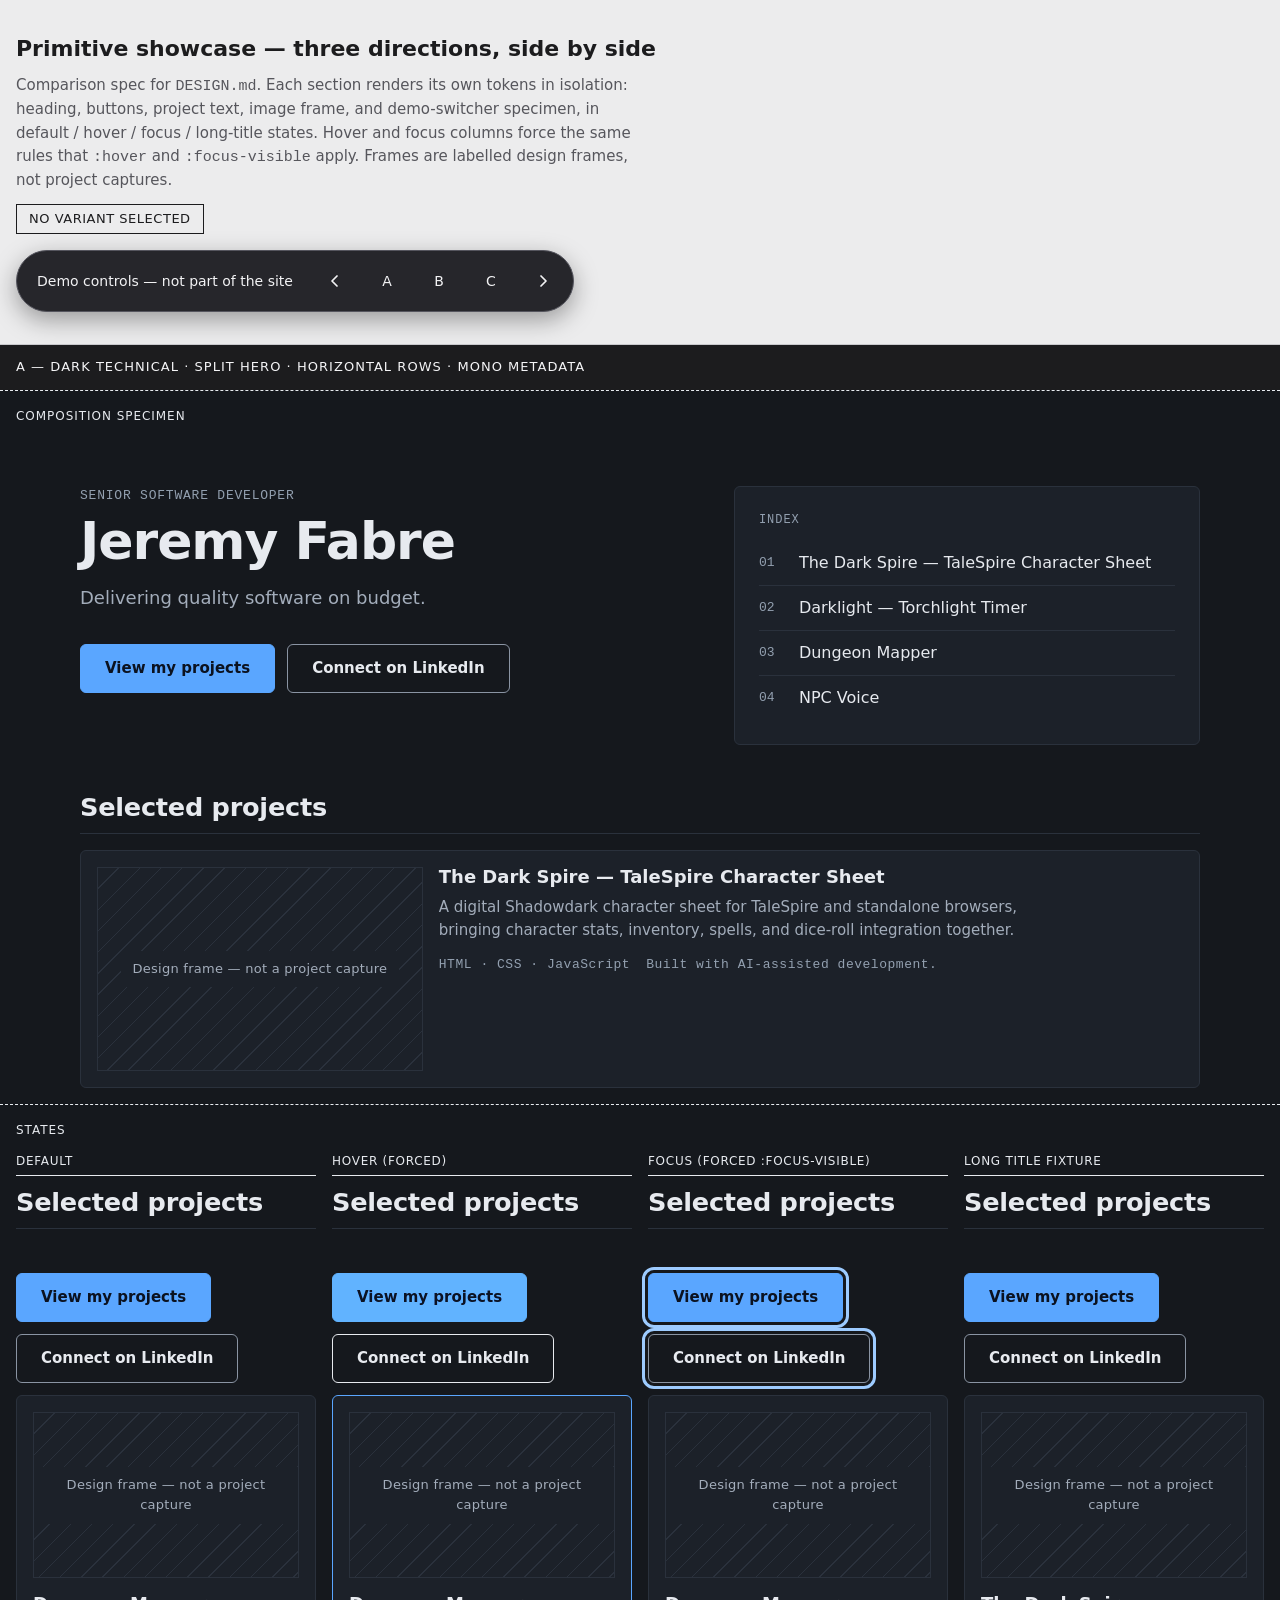
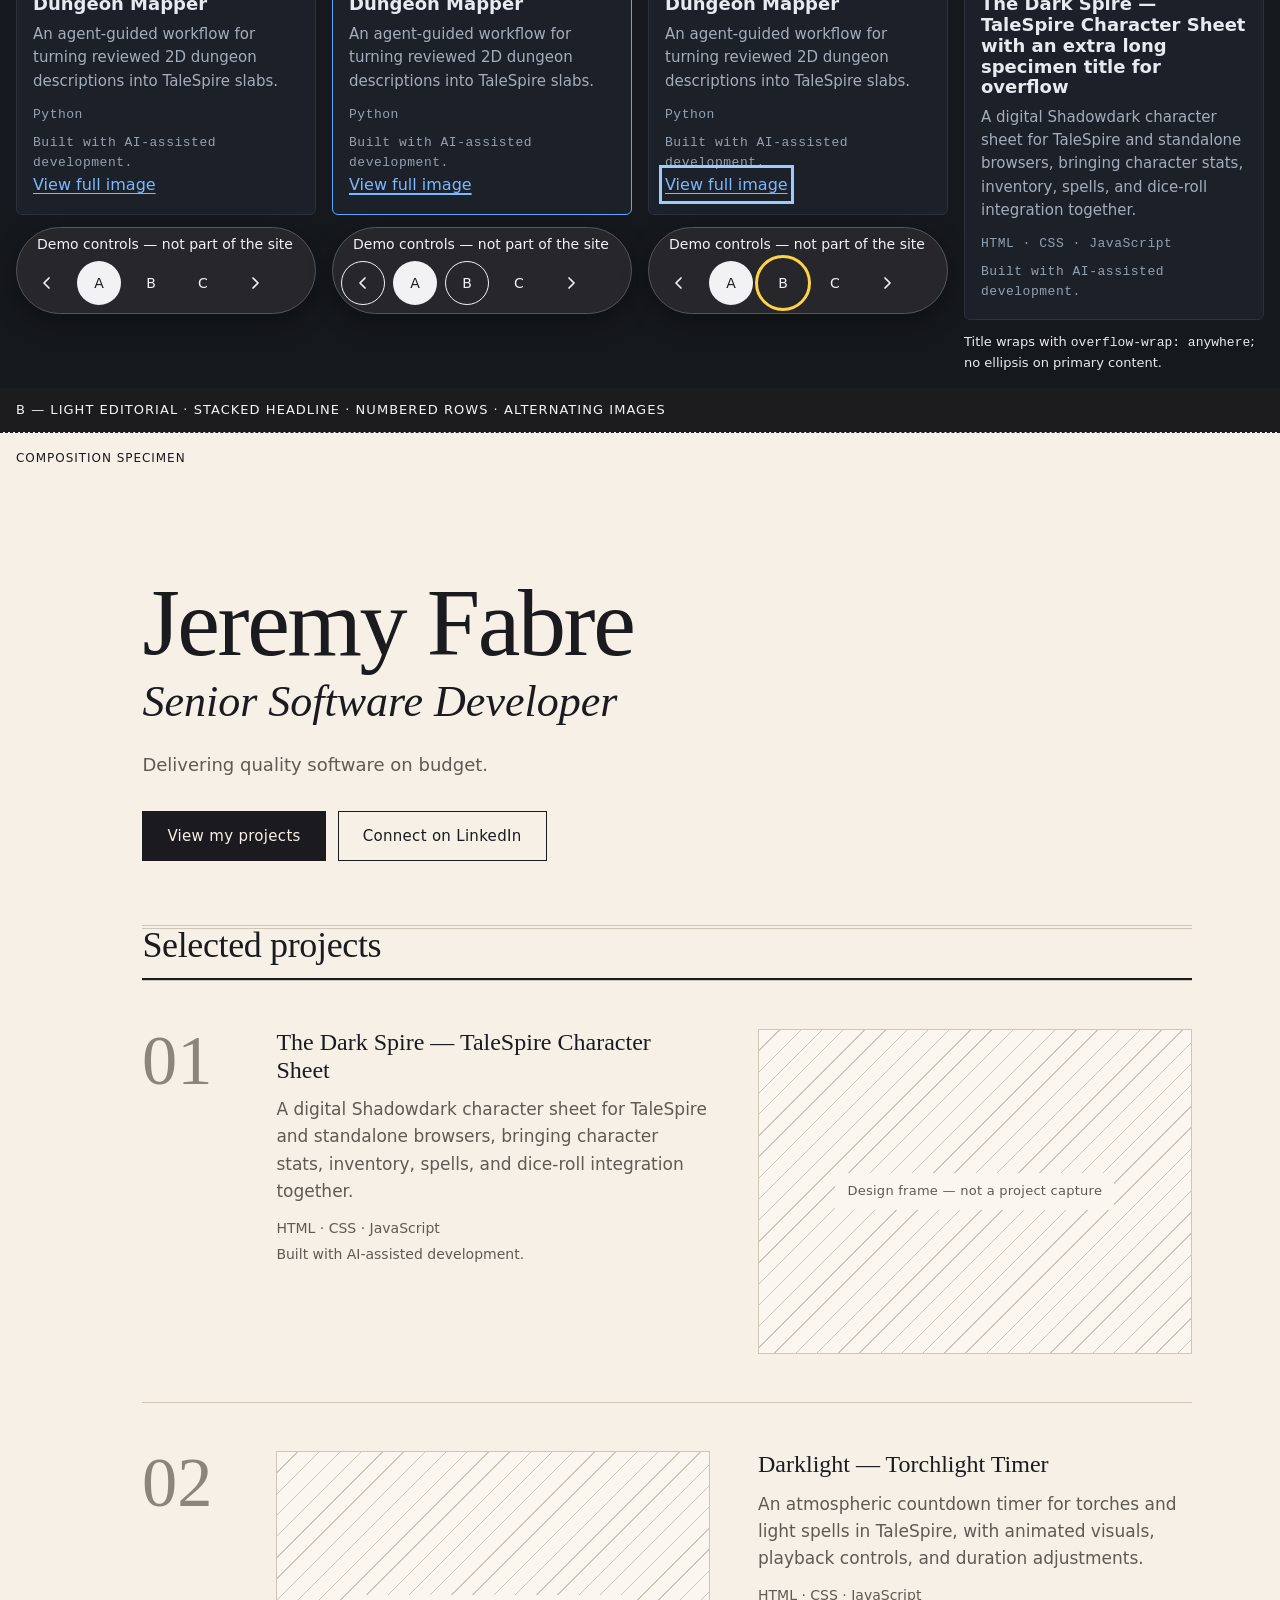
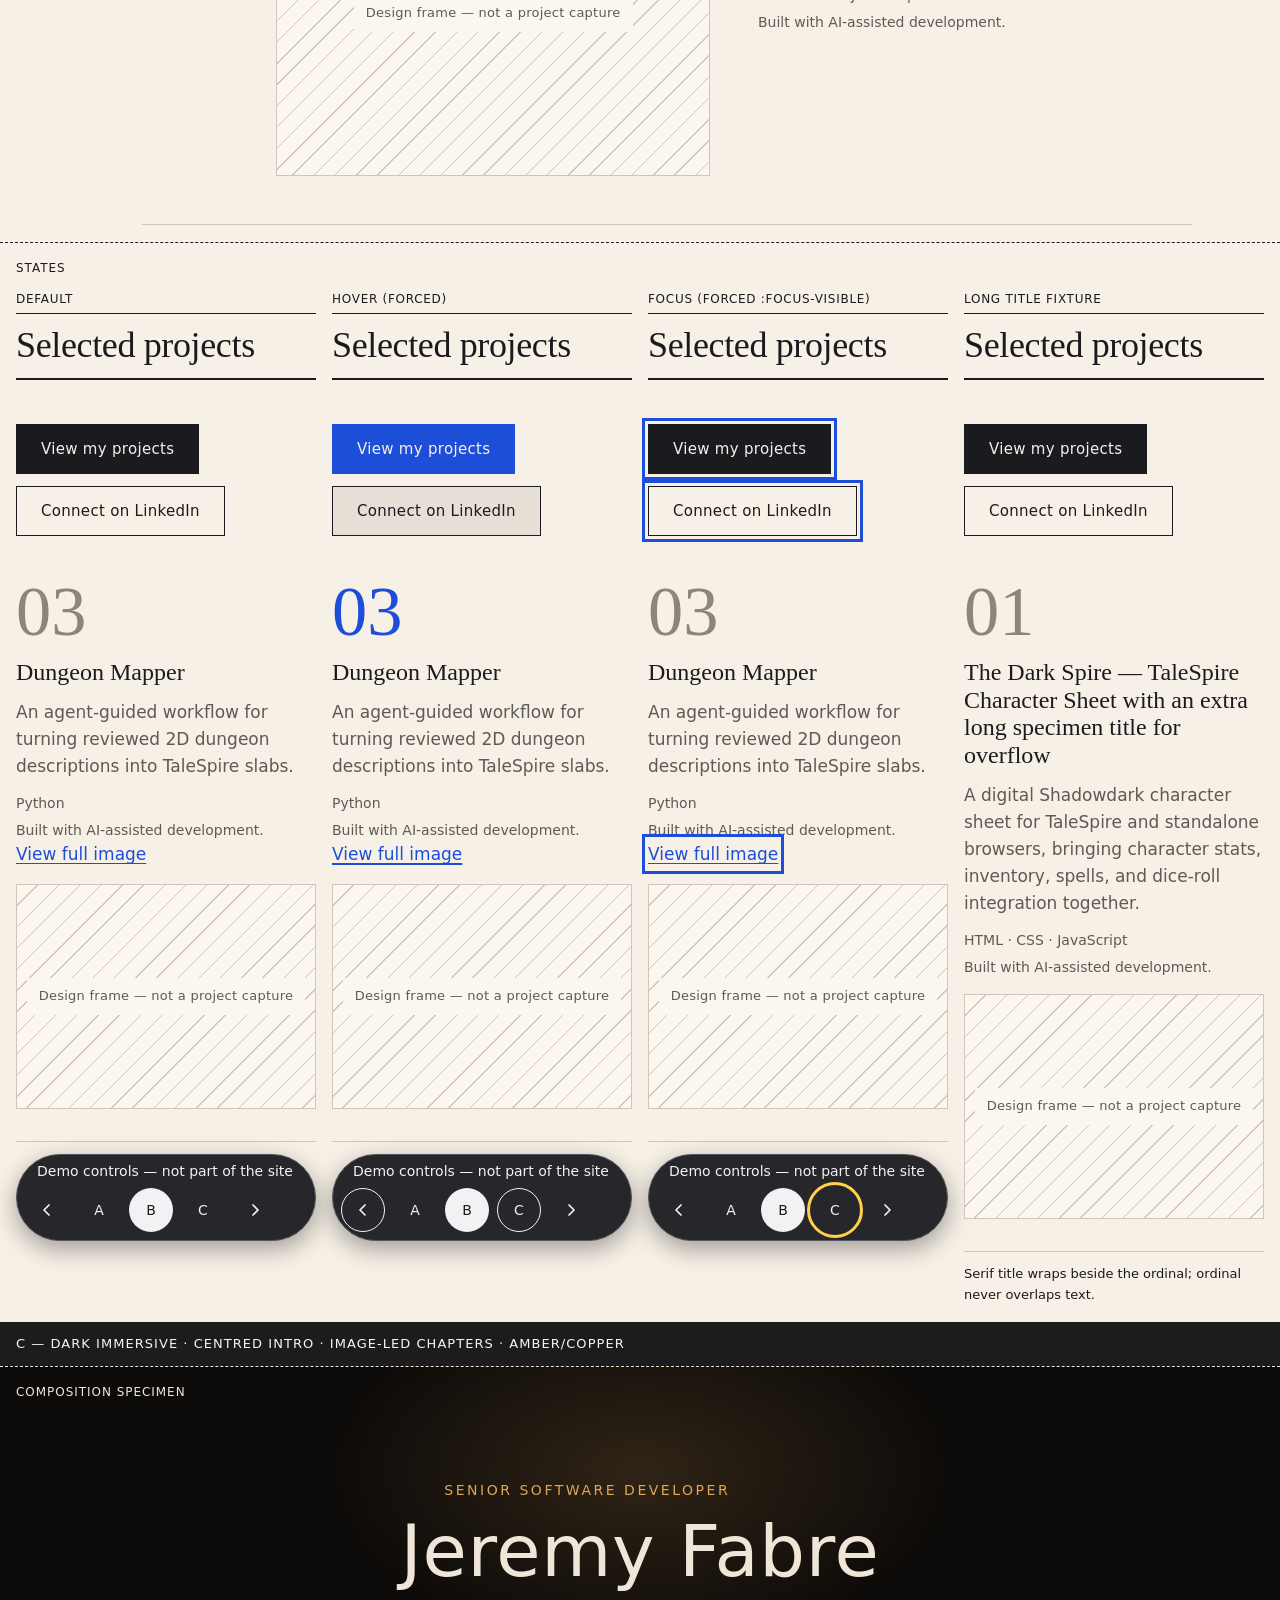
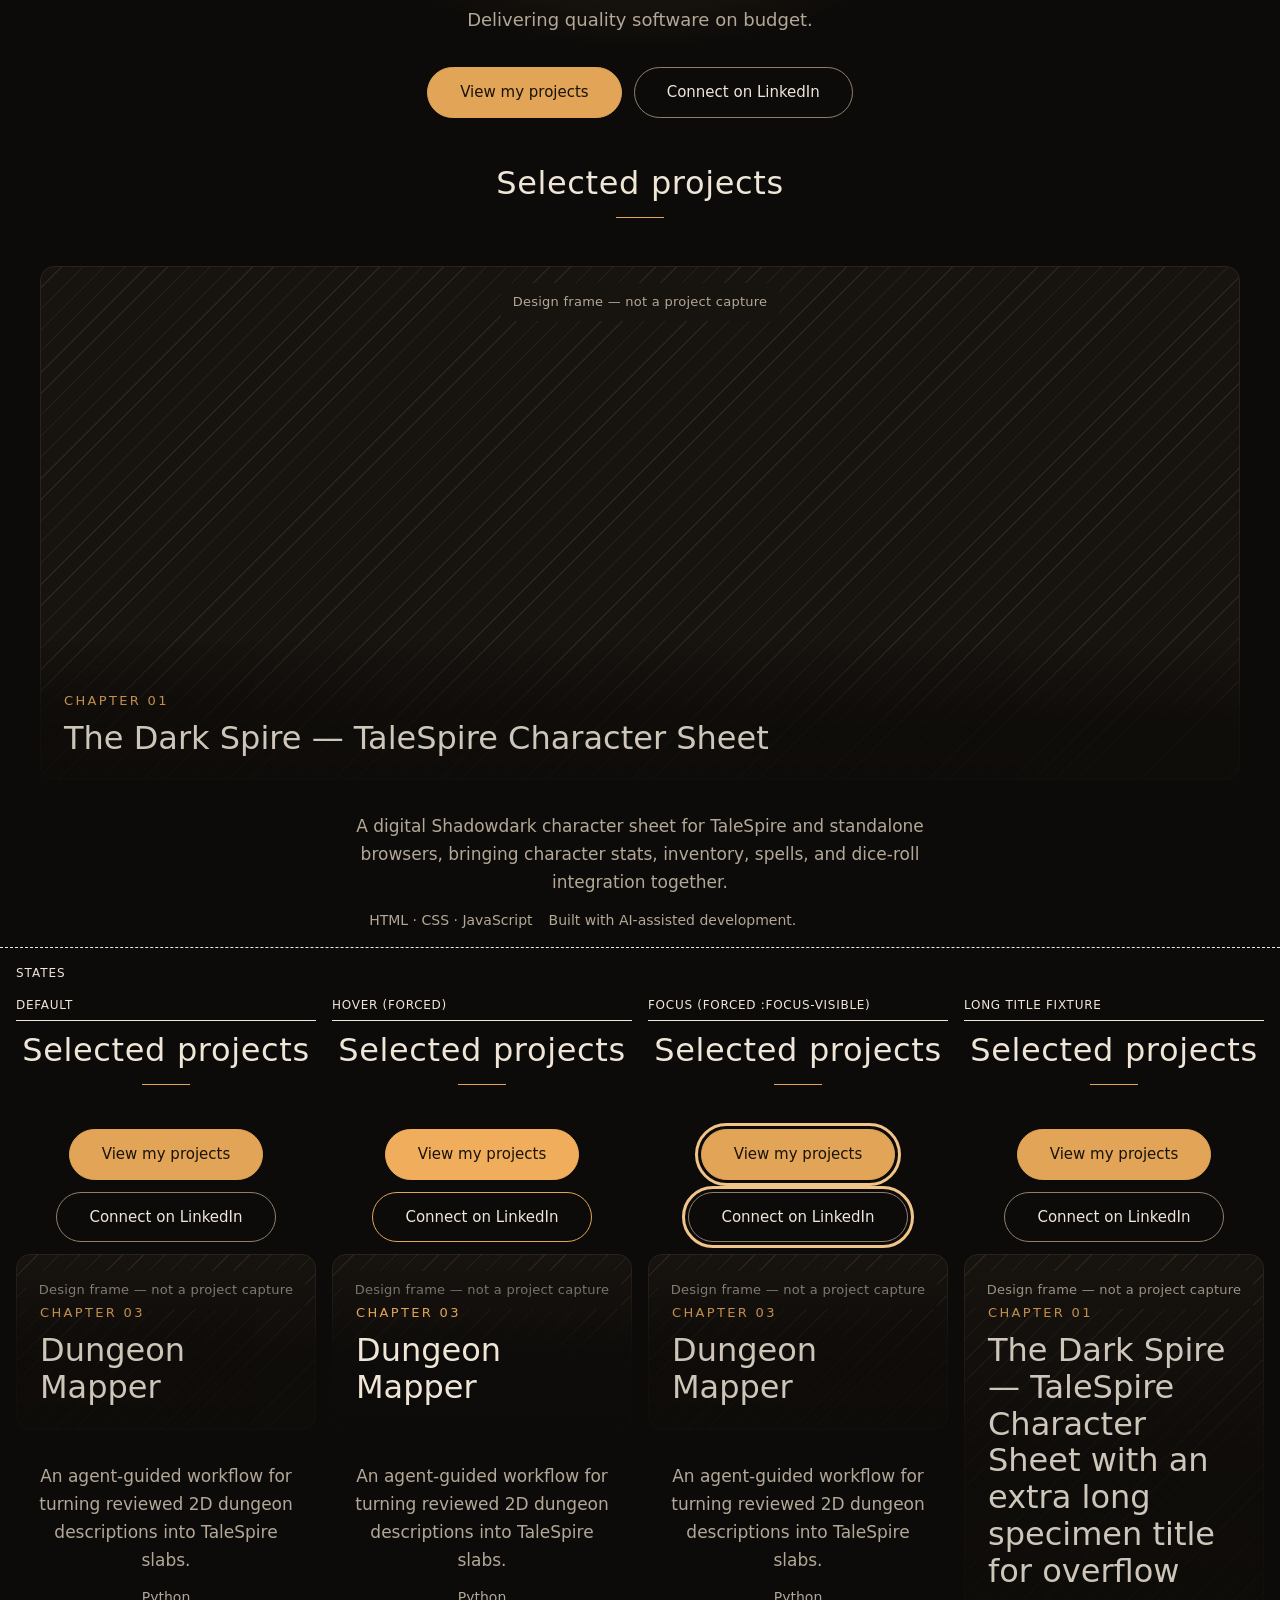
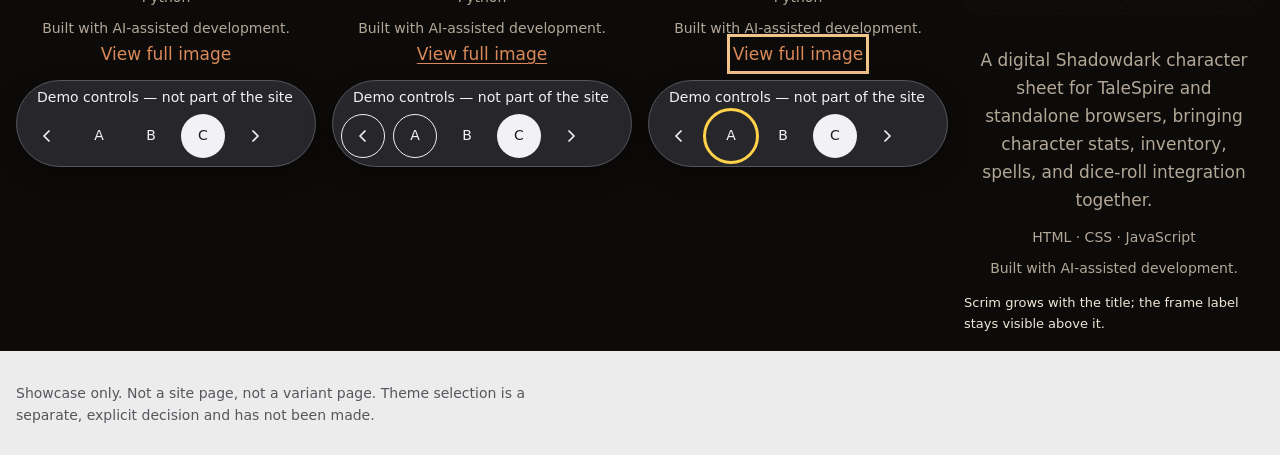
<file: demo/showcase.html>
<!doctype html>
<html lang="en">
<head>
  <meta charset="utf-8">
  <meta name="viewport" content="width=device-width, initial-scale=1">
  <meta name="robots" content="noindex, nofollow">
  <title>Portfolio design comparison — primitive showcase (no variant selected)</title>
  <link rel="stylesheet" href="styles/base.css">
  <link rel="stylesheet" href="styles/a.css">
  <link rel="stylesheet" href="styles/b.css">
  <link rel="stylesheet" href="styles/c.css">
</head>
<body class="spec">

<header class="spec-header">
  <h1>Primitive showcase — three directions, side by side</h1>
  <p>Comparison spec for <code>DESIGN.md</code>. Each section renders its own tokens in isolation: heading, buttons, project text, image frame, and demo-switcher specimen, in default / hover / focus / long-title states. Hover and focus columns force the same rules that <code>:hover</code> and <code>:focus-visible</code> apply. Frames are labelled design frames, not project captures.</p>
  <span class="spec-banner">No variant selected</span>
  <div class="spec-nav">
    <div class="demo-controls" role="group" aria-label="Demo controls — not part of the site">
      <span class="dc-label">Demo controls — not part of the site</span>
      <a class="dc-btn" href="#c-label" aria-label="Previous variant"><svg width="16" height="16" viewBox="0 0 16 16" aria-hidden="true" focusable="false"><path d="M10 3 5 8l5 5" fill="none" stroke="currentColor" stroke-width="1.75" stroke-linecap="round" stroke-linejoin="round"/></svg></a>
      <a class="dc-btn" href="#a-label">A</a>
      <a class="dc-btn" href="#b-label">B</a>
      <a class="dc-btn" href="#c-label">C</a>
      <a class="dc-btn" href="#b-label" aria-label="Next variant"><svg width="16" height="16" viewBox="0 0 16 16" aria-hidden="true" focusable="false"><path d="m6 3 5 5-5 5" fill="none" stroke="currentColor" stroke-width="1.75" stroke-linecap="round" stroke-linejoin="round"/></svg></a>
    </div>
  </div>
</header>

<!-- ============================ VARIANT A ============================ -->
<section data-variant="a" aria-labelledby="a-label">
  <div class="spec-label" id="a-label">A — Dark technical · split hero · horizontal rows · mono metadata</div>
  <div class="v-canvas">

    <div class="spec-block">
      <div class="spec-block-title">Composition specimen</div>
      <header class="hero">
        <div>
          <p class="eyebrow">Senior Software Developer</p>
          <h2 class="name">Jeremy Fabre</h2>
          <p class="tagline">Delivering quality software on budget.</p>
          <div class="actions">
            <a class="btn btn-primary" href="#a-projects">View my projects</a>
            <a class="btn btn-secondary" href="https://www.linkedin.com/in/jeremy-fabre-977b1b53/">Connect on LinkedIn</a>
          </div>
        </div>
        <nav class="index" aria-label="Project index specimen">
          <p class="index-title">Index</p>
          <ol>
            <li><a href="#a-projects"><span class="n">01</span><span>The Dark Spire — TaleSpire Character Sheet</span></a></li>
            <li><a href="#a-projects"><span class="n">02</span><span>Darklight — Torchlight Timer</span></a></li>
            <li><a href="#a-projects"><span class="n">03</span><span>Dungeon Mapper</span></a></li>
            <li><a href="#a-projects"><span class="n">04</span><span>NPC Voice</span></a></li>
          </ol>
        </nav>
      </header>
      <section class="projects" id="a-projects" aria-label="Project row specimen">
        <h3 class="section-heading">Selected projects</h3>
        <article class="project">
          <div class="frame"><span class="frame-label">Design frame — not a project capture</span></div>
          <div>
            <h4 class="title">The Dark Spire — TaleSpire Character Sheet</h4>
            <p class="summary">A digital Shadowdark character sheet for TaleSpire and standalone browsers, bringing character stats, inventory, spells, and dice-roll integration together.</p>
            <p class="meta"><span>HTML · CSS · JavaScript</span><span>Built with AI-assisted development.</span></p>
          </div>
        </article>
      </section>
    </div>

    <div class="spec-block">
      <div class="spec-block-title">States</div>
      <div class="spec-states">

        <div class="spec-state">
          <div class="spec-state-title">Default</div>
          <h3 class="section-heading">Selected projects</h3>
          <div class="actions"><button class="btn btn-primary" type="button">View my projects</button><button class="btn btn-secondary" type="button">Connect on LinkedIn</button></div>
          <article class="project">
            <div class="frame"><span class="frame-label">Design frame — not a project capture</span></div>
            <div>
              <h4 class="title">Dungeon Mapper</h4>
              <p class="summary">An agent-guided workflow for turning reviewed 2D dungeon descriptions into TaleSpire slabs.</p>
              <p class="meta"><span>Python</span><span>Built with AI-assisted development.</span></p>
              <a class="text-link" href="#a-projects">View full image</a>
            </div>
          </article>
          <div class="demo-controls" role="group" aria-label="Demo controls — not part of the site">
            <span class="dc-label">Demo controls — not part of the site</span>
            <button class="dc-btn" type="button" aria-label="Previous variant"><svg width="16" height="16" viewBox="0 0 16 16" aria-hidden="true" focusable="false"><path d="M10 3 5 8l5 5" fill="none" stroke="currentColor" stroke-width="1.75" stroke-linecap="round" stroke-linejoin="round"/></svg></button>
            <a class="dc-btn" href="#a-label" aria-current="true">A</a>
            <a class="dc-btn" href="#b-label">B</a>
            <a class="dc-btn" href="#c-label">C</a>
            <button class="dc-btn" type="button" aria-label="Next variant"><svg width="16" height="16" viewBox="0 0 16 16" aria-hidden="true" focusable="false"><path d="m6 3 5 5-5 5" fill="none" stroke="currentColor" stroke-width="1.75" stroke-linecap="round" stroke-linejoin="round"/></svg></button>
          </div>
        </div>

        <div class="spec-state">
          <div class="spec-state-title">Hover (forced)</div>
          <h3 class="section-heading">Selected projects</h3>
          <div class="actions"><button class="btn btn-primary is-hover" type="button">View my projects</button><button class="btn btn-secondary is-hover" type="button">Connect on LinkedIn</button></div>
          <article class="project is-hover">
            <div class="frame"><span class="frame-label">Design frame — not a project capture</span></div>
            <div>
              <h4 class="title">Dungeon Mapper</h4>
              <p class="summary">An agent-guided workflow for turning reviewed 2D dungeon descriptions into TaleSpire slabs.</p>
              <p class="meta"><span>Python</span><span>Built with AI-assisted development.</span></p>
              <a class="text-link is-hover" href="#a-projects">View full image</a>
            </div>
          </article>
          <div class="demo-controls" role="group" aria-label="Demo controls — not part of the site">
            <span class="dc-label">Demo controls — not part of the site</span>
            <button class="dc-btn is-hover" type="button" aria-label="Previous variant"><svg width="16" height="16" viewBox="0 0 16 16" aria-hidden="true" focusable="false"><path d="M10 3 5 8l5 5" fill="none" stroke="currentColor" stroke-width="1.75" stroke-linecap="round" stroke-linejoin="round"/></svg></button>
            <a class="dc-btn" href="#a-label" aria-current="true">A</a>
            <a class="dc-btn is-hover" href="#b-label">B</a>
            <a class="dc-btn" href="#c-label">C</a>
            <button class="dc-btn" type="button" aria-label="Next variant"><svg width="16" height="16" viewBox="0 0 16 16" aria-hidden="true" focusable="false"><path d="m6 3 5 5-5 5" fill="none" stroke="currentColor" stroke-width="1.75" stroke-linecap="round" stroke-linejoin="round"/></svg></button>
          </div>
        </div>

        <div class="spec-state">
          <div class="spec-state-title">Focus (forced :focus-visible)</div>
          <h3 class="section-heading">Selected projects</h3>
          <div class="actions"><button class="btn btn-primary is-focus" type="button">View my projects</button><button class="btn btn-secondary is-focus" type="button">Connect on LinkedIn</button></div>
          <article class="project">
            <div class="frame"><span class="frame-label">Design frame — not a project capture</span></div>
            <div>
              <h4 class="title">Dungeon Mapper</h4>
              <p class="summary">An agent-guided workflow for turning reviewed 2D dungeon descriptions into TaleSpire slabs.</p>
              <p class="meta"><span>Python</span><span>Built with AI-assisted development.</span></p>
              <a class="text-link is-focus" href="#a-projects">View full image</a>
            </div>
          </article>
          <div class="demo-controls" role="group" aria-label="Demo controls — not part of the site">
            <span class="dc-label">Demo controls — not part of the site</span>
            <button class="dc-btn" type="button" aria-label="Previous variant"><svg width="16" height="16" viewBox="0 0 16 16" aria-hidden="true" focusable="false"><path d="M10 3 5 8l5 5" fill="none" stroke="currentColor" stroke-width="1.75" stroke-linecap="round" stroke-linejoin="round"/></svg></button>
            <a class="dc-btn" href="#a-label" aria-current="true">A</a>
            <a class="dc-btn is-focus" href="#b-label">B</a>
            <a class="dc-btn" href="#c-label">C</a>
            <button class="dc-btn" type="button" aria-label="Next variant"><svg width="16" height="16" viewBox="0 0 16 16" aria-hidden="true" focusable="false"><path d="m6 3 5 5-5 5" fill="none" stroke="currentColor" stroke-width="1.75" stroke-linecap="round" stroke-linejoin="round"/></svg></button>
          </div>
        </div>

        <div class="spec-state">
          <div class="spec-state-title">Long title fixture</div>
          <h3 class="section-heading">Selected projects</h3>
          <div class="actions"><button class="btn btn-primary" type="button">View my projects</button><button class="btn btn-secondary" type="button">Connect on LinkedIn</button></div>
          <article class="project">
            <div class="frame"><span class="frame-label">Design frame — not a project capture</span></div>
            <div>
              <h4 class="title" data-fixture="long-title">The Dark Spire — TaleSpire Character Sheet with an extra long specimen title for overflow</h4>
              <p class="summary">A digital Shadowdark character sheet for TaleSpire and standalone browsers, bringing character stats, inventory, spells, and dice-roll integration together.</p>
              <p class="meta"><span>HTML · CSS · JavaScript</span><span>Built with AI-assisted development.</span></p>
            </div>
          </article>
          <p class="spec-note">Title wraps with <code>overflow-wrap: anywhere</code>; no ellipsis on primary content.</p>
        </div>

      </div>
    </div>
  </div>
</section>

<!-- ============================ VARIANT B ============================ -->
<section data-variant="b" aria-labelledby="b-label">
  <div class="spec-label" id="b-label">B — Light editorial · stacked headline · numbered rows · alternating images</div>
  <div class="v-canvas">

    <div class="spec-block">
      <div class="spec-block-title">Composition specimen</div>
      <div class="page">
        <header class="opener">
          <h2 class="name">Jeremy Fabre</h2>
          <p class="role">Senior Software Developer</p>
          <p class="deck">Delivering quality software on budget.</p>
          <div class="actions">
            <a class="btn btn-primary" href="#b-rows">View my projects</a>
            <a class="btn btn-secondary" href="https://www.linkedin.com/in/jeremy-fabre-977b1b53/">Connect on LinkedIn</a>
          </div>
        </header>
        <section id="b-rows" aria-label="Numbered row specimen">
          <h3 class="section-heading">Selected projects</h3>
          <div class="rows">
            <article class="row">
              <p class="ordinal">01</p>
              <div class="row-text">
                <h4 class="title">The Dark Spire — TaleSpire Character Sheet</h4>
                <p class="summary">A digital Shadowdark character sheet for TaleSpire and standalone browsers, bringing character stats, inventory, spells, and dice-roll integration together.</p>
                <p class="meta"><span>HTML · CSS · JavaScript</span><span>Built with AI-assisted development.</span></p>
              </div>
              <div class="frame"><span class="frame-label">Design frame — not a project capture</span></div>
            </article>
            <article class="row is-alt">
              <p class="ordinal">02</p>
              <div class="row-text">
                <h4 class="title">Darklight — Torchlight Timer</h4>
                <p class="summary">An atmospheric countdown timer for torches and light spells in TaleSpire, with animated visuals, playback controls, and duration adjustments.</p>
                <p class="meta"><span>HTML · CSS · JavaScript</span><span>Built with AI-assisted development.</span></p>
              </div>
              <div class="frame"><span class="frame-label">Design frame — not a project capture</span></div>
            </article>
          </div>
        </section>
      </div>
    </div>

    <div class="spec-block">
      <div class="spec-block-title">States</div>
      <div class="spec-states">

        <div class="spec-state">
          <div class="spec-state-title">Default</div>
          <h3 class="section-heading">Selected projects</h3>
          <div class="actions"><button class="btn btn-primary" type="button">View my projects</button><button class="btn btn-secondary" type="button">Connect on LinkedIn</button></div>
          <article class="row">
            <p class="ordinal">03</p>
            <div class="row-text">
              <h4 class="title">Dungeon Mapper</h4>
              <p class="summary">An agent-guided workflow for turning reviewed 2D dungeon descriptions into TaleSpire slabs.</p>
              <p class="meta"><span>Python</span><span>Built with AI-assisted development.</span></p>
              <a class="text-link" href="#b-rows">View full image</a>
            </div>
            <div class="frame"><span class="frame-label">Design frame — not a project capture</span></div>
          </article>
          <div class="demo-controls" role="group" aria-label="Demo controls — not part of the site">
            <span class="dc-label">Demo controls — not part of the site</span>
            <button class="dc-btn" type="button" aria-label="Previous variant"><svg width="16" height="16" viewBox="0 0 16 16" aria-hidden="true" focusable="false"><path d="M10 3 5 8l5 5" fill="none" stroke="currentColor" stroke-width="1.75" stroke-linecap="round" stroke-linejoin="round"/></svg></button>
            <a class="dc-btn" href="#a-label">A</a>
            <a class="dc-btn" href="#b-label" aria-current="true">B</a>
            <a class="dc-btn" href="#c-label">C</a>
            <button class="dc-btn" type="button" aria-label="Next variant"><svg width="16" height="16" viewBox="0 0 16 16" aria-hidden="true" focusable="false"><path d="m6 3 5 5-5 5" fill="none" stroke="currentColor" stroke-width="1.75" stroke-linecap="round" stroke-linejoin="round"/></svg></button>
          </div>
        </div>

        <div class="spec-state">
          <div class="spec-state-title">Hover (forced)</div>
          <h3 class="section-heading">Selected projects</h3>
          <div class="actions"><button class="btn btn-primary is-hover" type="button">View my projects</button><button class="btn btn-secondary is-hover" type="button">Connect on LinkedIn</button></div>
          <article class="row is-hover">
            <p class="ordinal">03</p>
            <div class="row-text">
              <h4 class="title">Dungeon Mapper</h4>
              <p class="summary">An agent-guided workflow for turning reviewed 2D dungeon descriptions into TaleSpire slabs.</p>
              <p class="meta"><span>Python</span><span>Built with AI-assisted development.</span></p>
              <a class="text-link is-hover" href="#b-rows">View full image</a>
            </div>
            <div class="frame"><span class="frame-label">Design frame — not a project capture</span></div>
          </article>
          <div class="demo-controls" role="group" aria-label="Demo controls — not part of the site">
            <span class="dc-label">Demo controls — not part of the site</span>
            <button class="dc-btn is-hover" type="button" aria-label="Previous variant"><svg width="16" height="16" viewBox="0 0 16 16" aria-hidden="true" focusable="false"><path d="M10 3 5 8l5 5" fill="none" stroke="currentColor" stroke-width="1.75" stroke-linecap="round" stroke-linejoin="round"/></svg></button>
            <a class="dc-btn" href="#a-label">A</a>
            <a class="dc-btn" href="#b-label" aria-current="true">B</a>
            <a class="dc-btn is-hover" href="#c-label">C</a>
            <button class="dc-btn" type="button" aria-label="Next variant"><svg width="16" height="16" viewBox="0 0 16 16" aria-hidden="true" focusable="false"><path d="m6 3 5 5-5 5" fill="none" stroke="currentColor" stroke-width="1.75" stroke-linecap="round" stroke-linejoin="round"/></svg></button>
          </div>
        </div>

        <div class="spec-state">
          <div class="spec-state-title">Focus (forced :focus-visible)</div>
          <h3 class="section-heading">Selected projects</h3>
          <div class="actions"><button class="btn btn-primary is-focus" type="button">View my projects</button><button class="btn btn-secondary is-focus" type="button">Connect on LinkedIn</button></div>
          <article class="row">
            <p class="ordinal">03</p>
            <div class="row-text">
              <h4 class="title">Dungeon Mapper</h4>
              <p class="summary">An agent-guided workflow for turning reviewed 2D dungeon descriptions into TaleSpire slabs.</p>
              <p class="meta"><span>Python</span><span>Built with AI-assisted development.</span></p>
              <a class="text-link is-focus" href="#b-rows">View full image</a>
            </div>
            <div class="frame"><span class="frame-label">Design frame — not a project capture</span></div>
          </article>
          <div class="demo-controls" role="group" aria-label="Demo controls — not part of the site">
            <span class="dc-label">Demo controls — not part of the site</span>
            <button class="dc-btn" type="button" aria-label="Previous variant"><svg width="16" height="16" viewBox="0 0 16 16" aria-hidden="true" focusable="false"><path d="M10 3 5 8l5 5" fill="none" stroke="currentColor" stroke-width="1.75" stroke-linecap="round" stroke-linejoin="round"/></svg></button>
            <a class="dc-btn" href="#a-label">A</a>
            <a class="dc-btn" href="#b-label" aria-current="true">B</a>
            <a class="dc-btn is-focus" href="#c-label">C</a>
            <button class="dc-btn" type="button" aria-label="Next variant"><svg width="16" height="16" viewBox="0 0 16 16" aria-hidden="true" focusable="false"><path d="m6 3 5 5-5 5" fill="none" stroke="currentColor" stroke-width="1.75" stroke-linecap="round" stroke-linejoin="round"/></svg></button>
          </div>
        </div>

        <div class="spec-state">
          <div class="spec-state-title">Long title fixture</div>
          <h3 class="section-heading">Selected projects</h3>
          <div class="actions"><button class="btn btn-primary" type="button">View my projects</button><button class="btn btn-secondary" type="button">Connect on LinkedIn</button></div>
          <article class="row">
            <p class="ordinal">01</p>
            <div class="row-text">
              <h4 class="title" data-fixture="long-title">The Dark Spire — TaleSpire Character Sheet with an extra long specimen title for overflow</h4>
              <p class="summary">A digital Shadowdark character sheet for TaleSpire and standalone browsers, bringing character stats, inventory, spells, and dice-roll integration together.</p>
              <p class="meta"><span>HTML · CSS · JavaScript</span><span>Built with AI-assisted development.</span></p>
            </div>
            <div class="frame"><span class="frame-label">Design frame — not a project capture</span></div>
          </article>
          <p class="spec-note">Serif title wraps beside the ordinal; ordinal never overlaps text.</p>
        </div>

      </div>
    </div>
  </div>
</section>

<!-- ============================ VARIANT C ============================ -->
<section data-variant="c" aria-labelledby="c-label">
  <div class="spec-label" id="c-label">C — Dark immersive · centred intro · image-led chapters · amber/copper</div>
  <div class="v-canvas">

    <div class="spec-block">
      <div class="spec-block-title">Composition specimen</div>
      <header class="intro">
        <p class="role">Senior Software Developer</p>
        <h2 class="name">Jeremy Fabre</h2>
        <p class="tagline">Delivering quality software on budget.</p>
        <div class="actions">
          <a class="btn btn-primary" href="#c-chapters">View my projects</a>
          <a class="btn btn-secondary" href="https://www.linkedin.com/in/jeremy-fabre-977b1b53/">Connect on LinkedIn</a>
        </div>
      </header>
      <section class="chapters" id="c-chapters" aria-label="Chapter specimen">
        <h3 class="section-heading">Selected projects</h3>
        <article class="chapter">
          <div class="chapter-head">
            <div class="frame"><span class="frame-label">Design frame — not a project capture</span></div>
            <div class="scrim">
              <span class="numeral">Chapter 01</span>
              <h4 class="title">The Dark Spire — TaleSpire Character Sheet</h4>
            </div>
          </div>
          <div class="chapter-body">
            <p class="summary">A digital Shadowdark character sheet for TaleSpire and standalone browsers, bringing character stats, inventory, spells, and dice-roll integration together.</p>
            <p class="meta"><span>HTML · CSS · JavaScript</span><span>Built with AI-assisted development.</span></p>
          </div>
        </article>
      </section>
    </div>

    <div class="spec-block">
      <div class="spec-block-title">States</div>
      <div class="spec-states">

        <div class="spec-state">
          <div class="spec-state-title">Default</div>
          <h3 class="section-heading">Selected projects</h3>
          <div class="actions"><button class="btn btn-primary" type="button">View my projects</button><button class="btn btn-secondary" type="button">Connect on LinkedIn</button></div>
          <article class="chapter">
            <div class="chapter-head">
              <div class="frame"><span class="frame-label">Design frame — not a project capture</span></div>
              <div class="scrim"><span class="numeral">Chapter 03</span><h4 class="title">Dungeon Mapper</h4></div>
            </div>
            <div class="chapter-body">
              <p class="summary">An agent-guided workflow for turning reviewed 2D dungeon descriptions into TaleSpire slabs.</p>
              <p class="meta"><span>Python</span><span>Built with AI-assisted development.</span></p>
              <a class="text-link" href="#c-chapters">View full image</a>
            </div>
          </article>
          <div class="demo-controls" role="group" aria-label="Demo controls — not part of the site">
            <span class="dc-label">Demo controls — not part of the site</span>
            <button class="dc-btn" type="button" aria-label="Previous variant"><svg width="16" height="16" viewBox="0 0 16 16" aria-hidden="true" focusable="false"><path d="M10 3 5 8l5 5" fill="none" stroke="currentColor" stroke-width="1.75" stroke-linecap="round" stroke-linejoin="round"/></svg></button>
            <a class="dc-btn" href="#a-label">A</a>
            <a class="dc-btn" href="#b-label">B</a>
            <a class="dc-btn" href="#c-label" aria-current="true">C</a>
            <button class="dc-btn" type="button" aria-label="Next variant"><svg width="16" height="16" viewBox="0 0 16 16" aria-hidden="true" focusable="false"><path d="m6 3 5 5-5 5" fill="none" stroke="currentColor" stroke-width="1.75" stroke-linecap="round" stroke-linejoin="round"/></svg></button>
          </div>
        </div>

        <div class="spec-state">
          <div class="spec-state-title">Hover (forced)</div>
          <h3 class="section-heading">Selected projects</h3>
          <div class="actions"><button class="btn btn-primary is-hover" type="button">View my projects</button><button class="btn btn-secondary is-hover" type="button">Connect on LinkedIn</button></div>
          <article class="chapter is-hover">
            <div class="chapter-head">
              <div class="frame"><span class="frame-label">Design frame — not a project capture</span></div>
              <div class="scrim"><span class="numeral">Chapter 03</span><h4 class="title">Dungeon Mapper</h4></div>
            </div>
            <div class="chapter-body">
              <p class="summary">An agent-guided workflow for turning reviewed 2D dungeon descriptions into TaleSpire slabs.</p>
              <p class="meta"><span>Python</span><span>Built with AI-assisted development.</span></p>
              <a class="text-link is-hover" href="#c-chapters">View full image</a>
            </div>
          </article>
          <div class="demo-controls" role="group" aria-label="Demo controls — not part of the site">
            <span class="dc-label">Demo controls — not part of the site</span>
            <button class="dc-btn is-hover" type="button" aria-label="Previous variant"><svg width="16" height="16" viewBox="0 0 16 16" aria-hidden="true" focusable="false"><path d="M10 3 5 8l5 5" fill="none" stroke="currentColor" stroke-width="1.75" stroke-linecap="round" stroke-linejoin="round"/></svg></button>
            <a class="dc-btn is-hover" href="#a-label">A</a>
            <a class="dc-btn" href="#b-label">B</a>
            <a class="dc-btn" href="#c-label" aria-current="true">C</a>
            <button class="dc-btn" type="button" aria-label="Next variant"><svg width="16" height="16" viewBox="0 0 16 16" aria-hidden="true" focusable="false"><path d="m6 3 5 5-5 5" fill="none" stroke="currentColor" stroke-width="1.75" stroke-linecap="round" stroke-linejoin="round"/></svg></button>
          </div>
        </div>

        <div class="spec-state">
          <div class="spec-state-title">Focus (forced :focus-visible)</div>
          <h3 class="section-heading">Selected projects</h3>
          <div class="actions"><button class="btn btn-primary is-focus" type="button">View my projects</button><button class="btn btn-secondary is-focus" type="button">Connect on LinkedIn</button></div>
          <article class="chapter">
            <div class="chapter-head">
              <div class="frame"><span class="frame-label">Design frame — not a project capture</span></div>
              <div class="scrim"><span class="numeral">Chapter 03</span><h4 class="title">Dungeon Mapper</h4></div>
            </div>
            <div class="chapter-body">
              <p class="summary">An agent-guided workflow for turning reviewed 2D dungeon descriptions into TaleSpire slabs.</p>
              <p class="meta"><span>Python</span><span>Built with AI-assisted development.</span></p>
              <a class="text-link is-focus" href="#c-chapters">View full image</a>
            </div>
          </article>
          <div class="demo-controls" role="group" aria-label="Demo controls — not part of the site">
            <span class="dc-label">Demo controls — not part of the site</span>
            <button class="dc-btn" type="button" aria-label="Previous variant"><svg width="16" height="16" viewBox="0 0 16 16" aria-hidden="true" focusable="false"><path d="M10 3 5 8l5 5" fill="none" stroke="currentColor" stroke-width="1.75" stroke-linecap="round" stroke-linejoin="round"/></svg></button>
            <a class="dc-btn is-focus" href="#a-label">A</a>
            <a class="dc-btn" href="#b-label">B</a>
            <a class="dc-btn" href="#c-label" aria-current="true">C</a>
            <button class="dc-btn" type="button" aria-label="Next variant"><svg width="16" height="16" viewBox="0 0 16 16" aria-hidden="true" focusable="false"><path d="m6 3 5 5-5 5" fill="none" stroke="currentColor" stroke-width="1.75" stroke-linecap="round" stroke-linejoin="round"/></svg></button>
          </div>
        </div>

        <div class="spec-state">
          <div class="spec-state-title">Long title fixture</div>
          <h3 class="section-heading">Selected projects</h3>
          <div class="actions"><button class="btn btn-primary" type="button">View my projects</button><button class="btn btn-secondary" type="button">Connect on LinkedIn</button></div>
          <article class="chapter">
            <div class="chapter-head">
              <div class="frame"><span class="frame-label">Design frame — not a project capture</span></div>
              <div class="scrim"><span class="numeral">Chapter 01</span><h4 class="title" data-fixture="long-title">The Dark Spire — TaleSpire Character Sheet with an extra long specimen title for overflow</h4></div>
            </div>
            <div class="chapter-body">
              <p class="summary">A digital Shadowdark character sheet for TaleSpire and standalone browsers, bringing character stats, inventory, spells, and dice-roll integration together.</p>
              <p class="meta"><span>HTML · CSS · JavaScript</span><span>Built with AI-assisted development.</span></p>
            </div>
          </article>
          <p class="spec-note">Scrim grows with the title; the frame label stays visible above it.</p>
        </div>

      </div>
    </div>
  </div>
</section>

<footer class="spec-footer">
  <p>Showcase only. Not a site page, not a variant page. Theme selection is a separate, explicit decision and has not been made.</p>
</footer>

</body>
</html>
</file>
<file: demo/styles/base.css>
/* demo/styles/base.css — shared foundations for all variants + showcase chrome.
   Carries NO visual identity. Variant files (a.css, b.css, c.css) own colour, type, and layout
   and are scoped under [data-variant="a|b|c"]. Only two hooks are variant-settable here:
   --focus-ring-color and --frame-* (frame colours). */

/* ---------- 1. Reset ---------- */
*, *::before, *::after { box-sizing: border-box; }
html { font-size: 100%; -webkit-text-size-adjust: 100%; text-size-adjust: 100%; }
body { margin: 0; line-height: 1.55; -webkit-font-smoothing: antialiased; }
h1, h2, h3, h4, p, figure { margin: 0; }
ol, ul { margin: 0; padding: 0; list-style: none; }
img, svg { display: block; max-width: 100%; }
button { font: inherit; color: inherit; }
a { color: inherit; }

/* ---------- 2. Tokens shared by every variant ---------- */
:root {
  --space-1: 0.25rem;
  --space-2: 0.5rem;
  --space-3: 0.75rem;
  --space-4: 1rem;
  --space-5: 1.5rem;
  --space-6: 2rem;
  --space-8: 3rem;
  --space-10: 4rem;
  --space-12: 6rem;

  --target-min: 2.75rem;               /* 44px preferred target */
  --focus-ring-color: #ffbf00;         /* fallback only; every variant overrides */
  --focus-ring-width: 3px;
  --focus-ring-offset: 3px;

  --dur: 180ms;
  --ease: cubic-bezier(.2, .7, .2, 1);
  --measure: 65ch;

  --frame-fill: #888;
  --frame-line: #aaa;
  --frame-text: #111;
  --frame-ratio: 16 / 10;
}

/* ---------- 3. Accessibility contract ---------- */
:focus { outline: none; }               /* replaced by :focus-visible below, never removed */
:focus-visible,
.is-focus {                             /* .is-focus = showcase-only forced state mirroring :focus-visible */
  outline: var(--focus-ring-width) solid var(--focus-ring-color);
  outline-offset: var(--focus-ring-offset);
}

.btn {
  display: inline-flex;
  align-items: center;
  justify-content: center;
  gap: var(--space-2);
  min-height: var(--target-min);
  min-width: var(--target-min);
  padding: var(--space-3) var(--space-5);
  border: 1px solid transparent;
  text-decoration: none;
  cursor: pointer;
  user-select: none;
  transition: color var(--dur) var(--ease), background-color var(--dur) var(--ease),
              border-color var(--dur) var(--ease), filter var(--dur) var(--ease),
              transform var(--dur) var(--ease);
}
.btn:active { transform: translateY(1px); }

.text-link { padding-block: var(--space-1); text-underline-offset: 0.18em; }

.title { overflow-wrap: anywhere; hyphens: manual; }
p { max-width: var(--measure); }

.visually-hidden {
  position: absolute !important; width: 1px; height: 1px; padding: 0; margin: -1px;
  overflow: hidden; clip: rect(0 0 0 0); white-space: nowrap; border: 0;
}

/* ---------- 4. Image frame geometry (colours are variant hooks) ---------- */
.frame {
  position: relative;
  display: grid;
  place-items: center;
  width: 100%;
  aspect-ratio: var(--frame-ratio);
  overflow: hidden;
  background-color: var(--frame-fill);
  background-image: repeating-linear-gradient(135deg, transparent 0 14px, var(--frame-line) 14px 15px);
  border: 1px solid var(--frame-line);
  color: var(--frame-text);
}
.frame-label {
  padding: var(--space-2) var(--space-3);
  background: var(--frame-fill);
  font-size: 0.8125rem;
  letter-spacing: 0.02em;
  text-align: center;
}

/* ---------- 5. Motion policy ---------- */
@media (prefers-reduced-motion: reduce) {
  *, *::before, *::after {
    animation-duration: 0.01ms !important;
    animation-iteration-count: 1 !important;
    transition-duration: 0.01ms !important;
    scroll-behavior: auto !important;
  }
  .btn:active { transform: none; }
}

/* ---------- 6. Demo switcher — NOT part of any site ---------- */
.demo-controls {
  --dc-bg: #26262b;
  --dc-text: #f2f2f4;
  --dc-line: #55555e;
  --dc-active-bg: #f2f2f4;
  --dc-active-text: #1c1c1e;
  --focus-ring-color: #ffd24a;
  display: inline-flex;
  flex-wrap: wrap;
  align-items: center;
  gap: var(--space-2);
  padding: var(--space-2);
  border: 1px solid var(--dc-line);
  border-radius: 999px;
  background: var(--dc-bg);
  color: var(--dc-text);
  font: 500 0.875rem/1.2 system-ui, -apple-system, "Segoe UI", Helvetica, Arial, sans-serif;
  box-shadow: 0 8px 24px rgba(0, 0, 0, .35);
}
.demo-controls .dc-label { padding-inline: var(--space-3); white-space: nowrap; }
.demo-controls .dc-btn {
  display: inline-grid;
  place-items: center;
  min-width: var(--target-min);
  min-height: var(--target-min);
  padding: 0 var(--space-3);
  border: 1px solid transparent;
  border-radius: 999px;
  background: transparent;
  color: inherit;
  cursor: pointer;
  text-decoration: none;
  transition: background-color var(--dur) var(--ease), border-color var(--dur) var(--ease);
}
.demo-controls .dc-btn:hover,
.demo-controls .dc-btn.is-hover { border-color: var(--dc-text); }
.demo-controls .dc-btn[aria-current="true"] { background: var(--dc-active-bg); color: var(--dc-active-text); }

/* ---------- 7. Showcase chrome (.spec-*) — comparison scaffolding only ---------- */
.spec {
  --spec-bg: #ececed;
  --spec-ink: #1c1c1e;
  --spec-muted: #56565c;
  --spec-line: #c9c9cd;
  --spec-label-text: #f5f5f7;
  --focus-ring-color: #0a5bd8;
  background: var(--spec-bg);
  color: var(--spec-ink);
  font-family: system-ui, -apple-system, "Segoe UI", Helvetica, Arial, sans-serif;
}
.spec-header { padding: var(--space-6) var(--space-4); border-bottom: 1px solid var(--spec-line); }
.spec-header h1 { font-size: 1.375rem; font-weight: 600; }
.spec-header p { color: var(--spec-muted); font-size: 0.9375rem; margin-top: var(--space-2); }
.spec-nav { margin-top: var(--space-4); }
.spec-banner {
  display: inline-block; margin-top: var(--space-3); padding: var(--space-1) var(--space-3);
  border: 1px solid var(--spec-ink); font-size: 0.8125rem; letter-spacing: 0.04em; text-transform: uppercase;
}
.spec-label {
  position: sticky; top: 0; z-index: 5;
  padding: var(--space-3) var(--space-4);
  background: var(--spec-ink); color: var(--spec-label-text);
  font-size: 0.8125rem; letter-spacing: 0.08em; text-transform: uppercase;
}
/* Blocks sit on the variant canvas, so their labels inherit the variant's text colour
   (contrast is then the variant's body-text ratio). Rules are decorative. */
.spec-block { padding: var(--space-4); border-top: 1px dashed currentColor; container-type: inline-size; }
.spec-block-title {
  font-size: 0.75rem; letter-spacing: 0.08em; text-transform: uppercase;
  color: inherit; margin-bottom: var(--space-3);
}
.spec-states {
  display: grid;
  grid-template-columns: repeat(auto-fit, minmax(min(100%, 17rem), 1fr));
  gap: var(--space-4);
}
.spec-state { display: grid; gap: var(--space-3); align-content: start; min-width: 0; container-type: inline-size; }
.spec-state-title {
  font-size: 0.75rem; letter-spacing: 0.06em; text-transform: uppercase;
  color: inherit; padding-bottom: var(--space-1); border-bottom: 1px solid currentColor;
}
.spec-note { font-size: 0.8125rem; color: inherit; }
.spec-footer { padding: var(--space-6) var(--space-4); color: var(--spec-muted); font-size: 0.875rem; }
</file>
<file: demo/styles/a.css>
/* demo/styles/a.css — Variant A: Dark technical.
   Every rule is scoped to [data-variant="a"]. Nothing here may target another variant. */

[data-variant="a"] {
  --a-bg: #15181d;
  --a-surface: #1c2129;
  --a-line: #2a313c;
  --a-text: #e7eaef;
  --a-muted: #a3adbb;
  --a-meta: #93a0b0;
  --a-accent: #5aa6ff;
  --a-accent-text: #0b1220;
  --a-link: #7ab8ff;
  --a-border-strong: #8a94a3;
  --a-focus: #9dcbff;
  --a-radius: 6px;

  --a-font-sans: system-ui, -apple-system, "Segoe UI", Helvetica, Arial, sans-serif;
  --a-font-mono: ui-monospace, "SF Mono", Menlo, Consolas, "Liberation Mono", monospace;

  --focus-ring-color: var(--a-focus);
  --frame-fill: var(--a-surface);
  --frame-line: var(--a-line);
  --frame-text: var(--a-muted);
  --frame-ratio: 16 / 10;
}

[data-variant="a"] .v-canvas {
  background: var(--a-bg);
  color: var(--a-text);
  font-family: var(--a-font-sans);
}

/* ----- Hero: split identity / index ----- */
[data-variant="a"] .hero {
  display: grid;
  gap: var(--space-6);
  max-width: 70rem;
  margin-inline: auto;
  padding-block: var(--space-8);
}
@media (min-width: 48em) {
  [data-variant="a"] .hero {
    grid-template-columns: minmax(0, 1.3fr) minmax(0, 1fr);
    align-items: start;
    gap: var(--space-8);
  }
}
[data-variant="a"] .eyebrow {
  font-family: var(--a-font-mono);
  font-size: 0.8125rem;
  letter-spacing: 0.06em;
  text-transform: uppercase;
  color: var(--a-meta);
}
[data-variant="a"] .name {
  margin-top: var(--space-2);
  font-size: clamp(2rem, 1.4rem + 2.6vw, 3.25rem);
  font-weight: 650;
  letter-spacing: -0.02em;
  line-height: 1.05;
}
[data-variant="a"] .tagline {
  margin-top: var(--space-4);
  font-size: 1.125rem;
  color: var(--a-muted);
  max-width: 34rem;
}
[data-variant="a"] .actions {
  display: flex;
  flex-wrap: wrap;
  gap: var(--space-3);
  margin-top: var(--space-6);
}

[data-variant="a"] .index {
  padding: var(--space-5);
  border: 1px solid var(--a-line);
  border-radius: var(--a-radius);
  background: var(--a-surface);
}
[data-variant="a"] .index-title {
  font-family: var(--a-font-mono);
  font-size: 0.75rem;
  letter-spacing: 0.08em;
  text-transform: uppercase;
  color: var(--a-meta);
  margin-bottom: var(--space-3);
}
[data-variant="a"] .index li + li { border-top: 1px solid var(--a-line); }
[data-variant="a"] .index a {
  display: grid;
  grid-template-columns: 2.5rem minmax(0, 1fr);
  align-items: center;
  min-height: var(--target-min);
  padding-block: var(--space-2);
  text-decoration: none;
  color: var(--a-text);
}
[data-variant="a"] .index a .n {
  font-family: var(--a-font-mono);
  font-size: 0.8125rem;
  color: var(--a-meta);
  transition: color var(--dur) var(--ease);
}
[data-variant="a"] .index a:hover,
[data-variant="a"] .index a.is-hover { text-decoration: underline; text-underline-offset: 0.2em; }
[data-variant="a"] .index a:hover .n,
[data-variant="a"] .index a.is-hover .n { color: var(--a-accent); }

/* ----- Buttons ----- */
[data-variant="a"] .btn { border-radius: var(--a-radius); font-weight: 600; font-size: 0.9375rem; }
[data-variant="a"] .btn-primary { background: var(--a-accent); color: var(--a-accent-text); border-color: var(--a-accent); }
[data-variant="a"] .btn-primary:hover,
[data-variant="a"] .btn-primary.is-hover { filter: brightness(1.08); }
[data-variant="a"] .btn-secondary { background: transparent; color: var(--a-text); border-color: var(--a-border-strong); }
[data-variant="a"] .btn-secondary:hover,
[data-variant="a"] .btn-secondary.is-hover { border-color: var(--a-text); }

/* ----- Section heading + project rows ----- */
[data-variant="a"] .section-heading {
  font-size: clamp(1.25rem, 1.05rem + 0.9vw, 1.6rem);
  font-weight: 600;
  letter-spacing: -0.01em;
  line-height: 1.1;
  padding-bottom: var(--space-3);
  border-bottom: 1px solid var(--a-line);
}
[data-variant="a"] .projects { max-width: 70rem; margin-inline: auto; display: grid; gap: var(--space-4); }

[data-variant="a"] .project {
  display: grid;
  gap: var(--space-4);
  padding: var(--space-4);
  border: 1px solid var(--a-line);
  border-radius: var(--a-radius);
  background: var(--a-surface);
  transition: border-color var(--dur) var(--ease);
}
@container (min-width: 36em) {
  [data-variant="a"] .project { grid-template-columns: minmax(10rem, 30%) minmax(0, 1fr); align-items: start; }
}
[data-variant="a"] .project:hover,
[data-variant="a"] .project.is-hover { border-color: var(--a-accent); }
[data-variant="a"] .project .title { font-size: 1.125rem; font-weight: 600; line-height: 1.15; }
[data-variant="a"] .project .summary { margin-top: var(--space-2); color: var(--a-muted); font-size: 0.9375rem; }
[data-variant="a"] .project .meta {
  display: flex;
  flex-wrap: wrap;
  gap: var(--space-2) var(--space-4);
  margin-top: var(--space-3);
  font-family: var(--a-font-mono);
  font-size: 0.8125rem;
  letter-spacing: 0.04em;
  color: var(--a-meta);
}
[data-variant="a"] .project .text-link { color: var(--a-link); }
[data-variant="a"] .project .text-link:hover,
[data-variant="a"] .project .text-link.is-hover { text-decoration-thickness: 2px; }

/* ===== Full-page layout (demo/variants/a.js). Only .page and its descendants;
   the showcase never uses .page, so specimen blocks are unaffected. ===== */
[data-variant="a"] .page {
  --frame-ratio: 5 / 4;
  min-height: 100vh;
  min-height: 100dvh;
  padding-inline: clamp(var(--space-4), 4vw, var(--space-8));
  padding-bottom: var(--space-10);
}
[data-variant="a"] .page .hero {
  padding-block: var(--space-8) var(--space-6);
  border-bottom: 1px solid var(--a-line);
}
[data-variant="a"] .page .identity { min-width: 0; }
[data-variant="a"] .page .index-label { min-width: 0; overflow-wrap: anywhere; font-size: 0.9375rem; line-height: 1.3; }
[data-variant="a"] .page .index a { padding-right: var(--space-2); }

[data-variant="a"] .page-main {
  max-width: 70rem;
  margin-inline: auto;
  display: grid;
  gap: var(--space-8);
  padding-top: var(--space-8);
}
@media (min-width: 48em) {
  [data-variant="a"] .page .hero { padding-block: var(--space-10) var(--space-8); }
  [data-variant="a"] .page-main { gap: var(--space-10); padding-top: var(--space-10); }
}

[data-variant="a"] .page .projects { max-width: none; }
[data-variant="a"] .section-intro {
  color: var(--a-muted);
  margin-top: var(--space-4);
  max-width: min(var(--measure), 100%);
}
[data-variant="a"] .project-list {
  container-type: inline-size;
  display: grid;
  gap: var(--space-4);
  margin-top: var(--space-6);
}
[data-variant="a"] .project-list > li { min-width: 0; }
[data-variant="a"] .project-list .project { scroll-margin-top: var(--space-6); }

/* Image frame becomes a link to the full-size local asset. Real captures mix portrait
   and landscape, so the page frame uses 5/4 (showcase specimens keep 16/10); images are
   letterboxed on the surface colour, never cropped. */
[data-variant="a"] .frame-link {
  border-radius: calc(var(--a-radius) - 2px);
  transition: border-color var(--dur) var(--ease);
}
[data-variant="a"] .frame-link:hover,
[data-variant="a"] .frame-link.is-hover { border-color: var(--a-accent); }
[data-variant="a"] .frame-img {
  position: absolute;
  inset: 0;
  width: 100%;
  height: 100%;
  object-fit: contain;
  object-position: center;
  background: var(--a-surface);
  /* alt text (image missing) inherits the frame's muted colour and stays centred */
  font-size: 0.875rem;
  line-height: 1.4;
  text-align: center;
  padding: var(--space-3);
}
[data-variant="a"] .project-body { min-width: 0; }
[data-variant="a"] .project-n {
  font-family: var(--a-font-mono);
  font-size: 0.75rem;
  letter-spacing: 0.08em;
  color: var(--a-accent);
  margin-bottom: var(--space-2);
}
[data-variant="a"] .page .project .meta { max-width: none; }

[data-variant="a"] .contact {
  padding: var(--space-5);
  border: 1px solid var(--a-line);
  border-radius: var(--a-radius);
  background: var(--a-surface);
  display: grid;
  gap: var(--space-4);
  justify-items: start;
}
[data-variant="a"] .contact-text { color: var(--a-text); font-size: 1.0625rem; }
</file>
<file: demo/styles/b.css>
/* demo/styles/b.css — Variant B: Light editorial.
   Every rule is scoped to [data-variant="b"]. Nothing here may target another variant. */

[data-variant="b"] {
  --b-bg: #f6f0e6;
  --b-paper: #fbf7f0;
  --b-ink: #1b1a1f;
  --b-muted: #5e5a54;
  --b-ordinal: #8b857c;
  --b-rule: #cfc6b8;
  --b-accent: #1d4ed8;
  --b-on-ink: #f6f0e6;
  --b-radius: 0;

  --b-font-serif: ui-serif, "New York", "Iowan Old Style", Charter, Georgia, "Times New Roman", serif;
  --b-font-sans: system-ui, -apple-system, "Segoe UI", Helvetica, Arial, sans-serif;

  --focus-ring-color: var(--b-accent);
  --frame-fill: var(--b-paper);
  --frame-line: var(--b-rule);
  --frame-text: var(--b-muted);
  --frame-ratio: 4 / 3;
}

[data-variant="b"] .v-canvas {
  background: var(--b-bg);
  color: var(--b-ink);
  font-family: var(--b-font-sans);
  font-size: 1.0625rem;
  line-height: 1.6;
}

/* Asymmetric editorial margin */
[data-variant="b"] .page {
  max-width: 75rem;
  margin-inline: auto;
  padding-left: clamp(1rem, 8vw, 7rem);
  padding-right: clamp(1rem, 4vw, 3rem);
}

/* ----- Opener: oversized stacked headline ----- */
[data-variant="b"] .opener { padding-block: var(--space-10) var(--space-8); }
[data-variant="b"] .name {
  font-family: var(--b-font-serif);
  font-size: clamp(2.75rem, 1.6rem + 6vw, 6rem);
  font-weight: 500;
  line-height: 0.98;
  letter-spacing: -0.025em;
}
[data-variant="b"] .role {
  font-family: var(--b-font-serif);
  font-style: italic;
  font-weight: 400;
  font-size: clamp(1.5rem, 1.1rem + 2.4vw, 2.75rem);
  line-height: 1.1;
  margin-top: var(--space-2);
}
[data-variant="b"] .deck {
  margin-top: var(--space-5);
  max-width: 34rem;
  color: var(--b-muted);
  font-size: 1.125rem;
}
[data-variant="b"] .actions {
  display: flex;
  flex-wrap: wrap;
  gap: var(--space-3);
  margin-top: var(--space-6);
}

/* ----- Buttons ----- */
[data-variant="b"] .btn {
  border-radius: var(--b-radius);
  font-weight: 500;
  font-size: 0.9375rem;
  letter-spacing: 0.02em;
}
[data-variant="b"] .btn-primary { background: var(--b-ink); color: var(--b-on-ink); border-color: var(--b-ink); }
[data-variant="b"] .btn-primary:hover,
[data-variant="b"] .btn-primary.is-hover { background: var(--b-accent); border-color: var(--b-accent); }
[data-variant="b"] .btn-secondary { background: transparent; color: var(--b-ink); border-color: var(--b-ink); }
[data-variant="b"] .btn-secondary:hover,
[data-variant="b"] .btn-secondary.is-hover { background: color-mix(in srgb, var(--b-ink) 8%, transparent); }

/* ----- Section heading ----- */
[data-variant="b"] .section-heading {
  font-family: var(--b-font-serif);
  font-weight: 500;
  font-size: clamp(1.5rem, 1.2rem + 1.5vw, 2.25rem);
  letter-spacing: -0.01em;
  line-height: 1.1;
  padding-bottom: var(--space-3);
  border-bottom: 2px solid var(--b-ink);
}

/* ----- Numbered magazine rows, alternating on desktop ----- */
[data-variant="b"] .rows { display: grid; }
[data-variant="b"] .row {
  display: grid;
  gap: var(--space-4) var(--space-6);
  padding-block: var(--space-6);
  border-bottom: 1px solid var(--b-rule);
}
/* Row tiers are container queries; see "Full demo" below (they also drive the specimen). */
[data-variant="b"] .ordinal {
  font-family: var(--b-font-serif);
  font-size: clamp(2.5rem, 2rem + 3vw, 4.5rem);   /* large text: 3.23:1 is acceptable */
  line-height: 0.9;
  color: var(--b-ordinal);
  transition: color var(--dur) var(--ease);
}
[data-variant="b"] .row:hover .ordinal,
[data-variant="b"] .row.is-hover .ordinal { color: var(--b-accent); }
[data-variant="b"] .row .title {
  font-family: var(--b-font-serif);
  font-weight: 500;
  font-size: 1.5rem;
  line-height: 1.15;
}
[data-variant="b"] .row .summary { margin-top: var(--space-3); color: var(--b-muted); }
[data-variant="b"] .row .meta {
  margin-top: var(--space-3);
  font-size: 0.875rem;
  color: var(--b-muted);
  display: flex;
  flex-wrap: wrap;
  gap: var(--space-2) var(--space-4);
}
[data-variant="b"] .text-link {
  color: var(--b-accent);
  text-decoration: underline;
  text-decoration-thickness: 1px;
  transition: text-decoration-thickness var(--dur) var(--ease);
}
[data-variant="b"] .text-link:hover,
[data-variant="b"] .text-link.is-hover { text-decoration-thickness: 2px; }

/* ===== Full demo (demo/variants/b.js) — extends the specimen above ===== */

/* Opener closes on a double hairline: the magazine masthead rule */
[data-variant="b"] .opener {
  border-bottom: 1px solid var(--b-rule);
  position: relative;
}
[data-variant="b"] .opener::after {
  content: "";
  position: absolute;
  left: 0;
  right: 0;
  bottom: -4px;
  border-bottom: 1px solid var(--b-rule);
}

/* Section rhythm: airy on small screens, taller on desktop */
[data-variant="b"] .projects { padding-block: var(--space-8) var(--space-6); }
[data-variant="b"] .contact { padding-block: var(--space-10) var(--space-12); }
@media (min-width: 48em) {
  [data-variant="b"] .opener { padding-block: var(--space-12) var(--space-10); }
  [data-variant="b"] .projects { padding-block: var(--space-10) var(--space-8); }
  [data-variant="b"] .contact { padding-block: var(--space-12); }
}

/* Section head: heading and intro sit as two columns on wide screens */
[data-variant="b"] .section-head {
  display: grid;
  gap: var(--space-4) var(--space-6);
  margin-bottom: var(--space-4);
}
[data-variant="b"] .section-head .section-heading { margin: 0; }
[data-variant="b"] .intro { color: var(--b-muted); max-width: 40rem; }
@media (min-width: 48em) {
  [data-variant="b"] .section-head {
    grid-template-columns: minmax(0, 5fr) minmax(0, 7fr);
    align-items: end;
  }
  [data-variant="b"] .section-head .section-heading { grid-column: 1 / -1; }
  [data-variant="b"] .intro { grid-column: 2; }
}

/* Rows are the container that the row grid queries */
[data-variant="b"] .rows {
  container-type: inline-size;
  border-top: 1px solid var(--b-rule);
}
[data-variant="b"] .row { min-width: 0; }
[data-variant="b"] .row > * { min-width: 0; }
/* Tablet tier: ordinal sits above the text, image takes the other column */
@container (min-width: 38em) {
  [data-variant="b"] .row {
    grid-template-columns: minmax(0, 1fr) minmax(0, 1fr);
    column-gap: var(--space-6);
    padding-block: var(--space-8);
    align-items: start;
  }
  [data-variant="b"] .row .ordinal { grid-column: 1; }
  [data-variant="b"] .row .row-text { grid-column: 1; }
  [data-variant="b"] .row > .figure,
  [data-variant="b"] .row > .frame { grid-column: 2; grid-row: 1 / span 2; }
  [data-variant="b"] .row.is-alt .ordinal,
  [data-variant="b"] .row.is-alt .row-text { grid-column: 2; }
  [data-variant="b"] .row.is-alt > .figure,
  [data-variant="b"] .row.is-alt > .frame { grid-column: 1; }
}
/* Desktop tier: the ordinal earns its own column and grows with its glyphs
   so long titles never collide with the number */
@container (min-width: 52em) {
  [data-variant="b"] .row {
    grid-template-columns: minmax(4rem, max-content) minmax(0, 1fr) minmax(0, 1fr);
    column-gap: var(--space-8);
  }
  [data-variant="b"] .row .ordinal { grid-column: 1; grid-row: 1; }
  [data-variant="b"] .row .row-text { grid-column: 2; grid-row: 1; }
  [data-variant="b"] .row > .figure,
  [data-variant="b"] .row > .frame { grid-column: 3; grid-row: 1; }
  [data-variant="b"] .row.is-alt .ordinal { grid-column: 1; }
  [data-variant="b"] .row.is-alt .row-text { grid-column: 3; }
  [data-variant="b"] .row.is-alt > .figure,
  [data-variant="b"] .row.is-alt > .frame { grid-column: 2; }
}
[data-variant="b"] .ordinal { padding-right: var(--space-4); }
[data-variant="b"] .row-text .title { margin-top: 0; }
[data-variant="b"] .row .meta { display: grid; gap: var(--space-1); }
[data-variant="b"] .row .meta .stack {
  color: var(--b-ink);
  font-size: 0.8125rem;
  letter-spacing: 0.08em;
  text-transform: uppercase;
}

/* Image figure: whole image visible on paper, caption link beneath */
[data-variant="b"] .figure { display: grid; gap: var(--space-2); }
[data-variant="b"] .frame-link {
  display: block;
  color: inherit;
  text-decoration: none;
  transition: filter var(--dur) var(--ease);
}
[data-variant="b"] .frame-link:hover,
[data-variant="b"] .frame-link.is-hover { filter: brightness(0.96); }
[data-variant="b"] .frame.has-image img {
  /* absolute so the frame's aspect-ratio height is definite for the image */
  position: absolute;
  inset: 0;
  width: 100%;
  height: 100%;
  object-fit: contain;
  background: var(--b-paper);
}
[data-variant="b"] .frame-caption {
  font-size: 0.875rem;
  color: var(--b-muted);
  display: flex;
  justify-content: flex-end;
}

/* Contact: a serif closing line, then the single ink action */
[data-variant="b"] .contact {
  border-top: 2px solid var(--b-ink);
  display: grid;
  gap: var(--space-6);
  justify-items: start;
}
[data-variant="b"] .contact-text {
  font-family: var(--b-font-serif);
  font-size: clamp(1.375rem, 1.1rem + 1.4vw, 2rem);
  line-height: 1.25;
  letter-spacing: -0.01em;
  max-width: 28em;
}
</file>
<file: demo/styles/c.css>
/* demo/styles/c.css — Variant C: Dark immersive.
   Every rule is scoped to [data-variant="c"]. Nothing here may target another variant. */

[data-variant="c"] {
  --c-bg: #0d0b09;
  --c-surface: #17130f;
  --c-line: #2b241d;
  --c-text: #efe6d8;
  --c-muted: #b3a897;
  --c-amber: #e2a457;
  --c-copper: #d9895a;
  --c-on-amber: #1a120a;
  --c-border-strong: #8f7f6a;
  --c-focus: #f1c489;
  --c-glow: rgba(226, 164, 87, .16);
  --c-scrim: #0d0b09;
  --c-scrim-mid: rgba(13, 11, 9, .92);
  --c-radius: 14px;

  --c-font-sans: system-ui, -apple-system, "Segoe UI", Helvetica, Arial, sans-serif;

  --focus-ring-color: var(--c-focus);
  --frame-fill: var(--c-surface);
  --frame-line: var(--c-line);
  --frame-text: var(--c-muted);
  --frame-ratio: 16 / 9;
  --measure: 60ch;
}

[data-variant="c"] .v-canvas {
  background: var(--c-bg);
  color: var(--c-text);
  font-family: var(--c-font-sans);
  font-size: 1.0625rem;
  line-height: 1.65;
  overflow-x: clip;
}

/* ----- Centred introduction with warm glow (decorative, static) ----- */
[data-variant="c"] .intro {
  position: relative;
  isolation: isolate;
  max-width: 40rem;
  margin-inline: auto;
  padding-block: var(--space-10) var(--space-8);
  text-align: center;
}
[data-variant="c"] .intro::before {
  content: "";
  position: absolute;
  inset: -20% 0 auto;
  height: 120%;
  z-index: -1;
  background: radial-gradient(70% 60% at 50% 30%, var(--c-glow), transparent 70%);
  pointer-events: none;
}
[data-variant="c"] .role {
  font-size: 0.875rem;
  letter-spacing: 0.18em;
  text-transform: uppercase;
  color: var(--c-amber);
}
[data-variant="c"] .name {
  margin-top: var(--space-3);
  font-size: clamp(2.5rem, 1.5rem + 4.5vw, 4.5rem);
  font-weight: 300;
  letter-spacing: 0.01em;
  line-height: 1.05;
}
[data-variant="c"] .tagline {
  margin-top: var(--space-4);
  margin-inline: auto;
  color: var(--c-muted);
  font-size: 1.125rem;
  max-width: 30rem;
}
[data-variant="c"] .actions {
  display: flex;
  flex-wrap: wrap;
  justify-content: center;
  gap: var(--space-3);
  margin-top: var(--space-6);
}

/* ----- Buttons: pill ----- */
[data-variant="c"] .btn { border-radius: 999px; font-weight: 500; font-size: 0.9375rem; padding-inline: var(--space-6); }
[data-variant="c"] .btn-primary { background: var(--c-amber); color: var(--c-on-amber); border-color: var(--c-amber); }
[data-variant="c"] .btn-primary:hover,
[data-variant="c"] .btn-primary.is-hover { filter: brightness(1.06); }
[data-variant="c"] .btn-secondary { background: transparent; color: var(--c-text); border-color: var(--c-border-strong); }
[data-variant="c"] .btn-secondary:hover,
[data-variant="c"] .btn-secondary.is-hover { border-color: var(--c-amber); }

/* ----- Section heading: centred, quiet ----- */
[data-variant="c"] .section-heading {
  text-align: center;
  font-weight: 300;
  font-size: clamp(1.5rem, 1.2rem + 1.4vw, 2rem);
  letter-spacing: 0.02em;
  line-height: 1.1;
}
[data-variant="c"] .section-heading::after {
  content: "";
  display: block;
  width: 3rem;
  height: 1px;
  margin: var(--space-4) auto 0;
  background: var(--c-amber);
}

/* ----- Image-led chapter ----- */
[data-variant="c"] .chapters { max-width: 75rem; margin-inline: auto; display: grid; gap: var(--space-8); }
[data-variant="c"] .chapter { display: grid; gap: 0; }
[data-variant="c"] .chapter .frame {
  border-radius: var(--c-radius);
  border-color: var(--c-line);
}
[data-variant="c"] .chapter-head {
  display: grid;
  border-radius: var(--c-radius);
  overflow: hidden;
}
[data-variant="c"] .chapter-head > * { grid-area: 1 / 1; min-width: 0; align-self: stretch; }
[data-variant="c"] .chapter-head .frame { --frame-ratio: 16 / 9; }
@container (min-width: 48em) {
  [data-variant="c"] .chapter-head .frame { --frame-ratio: 21 / 9; }
}
[data-variant="c"] .chapter-head .frame-label { align-self: start; margin-top: var(--space-4); }
[data-variant="c"] .scrim {
  align-self: end;
  z-index: 1;
  padding: var(--space-8) var(--space-5) var(--space-5);
  background: linear-gradient(to top, var(--c-scrim) 0%, var(--c-scrim-mid) 45%, transparent 100%);
  opacity: .85;
  transition: opacity var(--dur) var(--ease);
}
[data-variant="c"] .chapter:hover .scrim,
[data-variant="c"] .chapter.is-hover .scrim { opacity: 1; }
[data-variant="c"] .numeral {
  display: block;
  font-size: 0.8125rem;
  letter-spacing: 0.18em;
  text-transform: uppercase;
  color: var(--c-amber);
  margin-bottom: var(--space-2);
}
[data-variant="c"] .chapter .title {
  font-size: clamp(1.375rem, 1.1rem + 1.4vw, 2rem);
  font-weight: 500;
  line-height: 1.15;
  color: var(--c-text);
}
[data-variant="c"] .chapter-body {
  max-width: 44rem;
  margin-inline: auto;
  padding: var(--space-6) var(--space-4) 0;
  text-align: center;
}
[data-variant="c"] .chapter-body .summary { color: var(--c-muted); margin-inline: auto; }
[data-variant="c"] .chapter-body .meta {
  display: flex;
  flex-wrap: wrap;
  justify-content: center;
  gap: var(--space-2) var(--space-4);
  margin-top: var(--space-3);
  font-size: 0.875rem;
  color: var(--c-muted);
}
[data-variant="c"] .text-link { color: var(--c-copper); text-decoration: none; }
[data-variant="c"] .text-link:hover,
[data-variant="c"] .text-link.is-hover { text-decoration: underline; }

/* =====================================================================================
   Full variant page (demo/variants/c.js). Rules below extend the specimen contract above;
   the showcase markup does not use .v-page / .has-image / .projects / .contact, so it is unaffected.
   ===================================================================================== */

/* ----- Page shell: full-bleed near-black, one padded column ----- */
[data-variant="c"] .v-page {
  padding-inline: clamp(var(--space-4), 4vw, var(--space-8));
  padding-bottom: var(--space-10);
}
[data-variant="c"] .v-page .intro { padding-block: var(--space-12) var(--space-10); }
[data-variant="c"] .v-page .name { overflow-wrap: anywhere; }

/* ----- Projects section rhythm ----- */
[data-variant="c"] .projects {
  padding-top: var(--space-8);
  border-top: 1px solid var(--c-line);            /* decorative; heading carries the boundary */
}
[data-variant="c"] .section-intro {
  margin: var(--space-5) auto 0;
  max-width: 40rem;
  text-align: center;
  color: var(--c-muted);
}
[data-variant="c"] .projects .chapters {
  margin-top: var(--space-10);
  gap: var(--space-10);
}

/* ----- Live chapter frame: whole capture, never cropped, on an ambient backdrop ----- */
[data-variant="c"] .chapter-head.has-image {
  grid-template-rows: auto auto;                  /* small screens: image, then title band */
  background: var(--c-surface);
  border: 1px solid var(--c-line);
  border-radius: var(--c-radius);
}
[data-variant="c"] .chapter-head.has-image > * { grid-area: auto; }
[data-variant="c"] .chapter-head.has-image .shot {
  --frame-ratio: 16 / 10;
  position: relative;
  isolation: isolate;
  display: grid;
  aspect-ratio: var(--frame-ratio);
  overflow: hidden;
  background: var(--c-surface);
}
[data-variant="c"] .chapter[data-orientation="portrait"] .chapter-head.has-image .shot { --frame-ratio: 4 / 5; }
[data-variant="c"] .shot-backdrop {
  position: absolute;
  inset: -12%;
  width: 124%;
  height: 124%;
  max-width: none;
  object-fit: cover;
  filter: blur(28px) saturate(.75) brightness(.45);
  z-index: -2;
}
[data-variant="c"] .shot::after {                 /* warm tint so the blur reads as atmosphere */
  content: "";
  position: absolute;
  inset: 0;
  z-index: -1;
  background: linear-gradient(180deg, rgba(226, 164, 87, .08), rgba(13, 11, 9, .35));
  pointer-events: none;
}
[data-variant="c"] .chapter-img {
  position: absolute;
  inset: 0;
  z-index: 1;
  width: 100%;
  height: 100%;
  object-fit: contain;
  padding: var(--space-4);
}
[data-variant="c"] .chapter-head.has-image .scrim {
  align-self: stretch;
  opacity: 1;
  padding: var(--space-4) var(--space-4) var(--space-5);
  background: var(--c-scrim-mid);
  border-top: 1px solid var(--c-line);
}

/* Tablet and up: the title scrim overlays the bottom of a wide 16:9 frame (DESIGN §4);
   the image keeps bottom padding equal to the scrim band so nothing is occluded. */
@media (min-width: 48em) {
  [data-variant="c"] .v-page .intro { padding-block: var(--space-12); }
  [data-variant="c"] .projects { padding-top: var(--space-10); }
  [data-variant="c"] .projects .chapters { margin-top: var(--space-12); gap: var(--space-12); }

  [data-variant="c"] .chapter-head.has-image { grid-template-rows: none; }
  [data-variant="c"] .chapter-head.has-image > * { grid-area: 1 / 1; }
  [data-variant="c"] .chapter-head.has-image .shot,
  [data-variant="c"] .chapter[data-orientation="portrait"] .chapter-head.has-image .shot { --frame-ratio: 3 / 2; }
  [data-variant="c"] .chapter-img { padding: var(--space-5) var(--space-5) calc(var(--space-12) + var(--space-8)); }
  [data-variant="c"] .chapter-head.has-image .scrim {
    align-self: end;
    opacity: .85;
    padding: var(--space-8) var(--space-6) var(--space-6);
    background: linear-gradient(to top, var(--c-scrim) 0%, var(--c-scrim-mid) 45%, transparent 100%);
    border-top: 0;
  }
  [data-variant="c"] .chapter:hover .chapter-head.has-image .scrim,
  [data-variant="c"] .chapter.is-hover .chapter-head.has-image .scrim { opacity: 1; }
}
@media (min-width: 64em) {
  [data-variant="c"] .chapter-head.has-image .shot { --frame-ratio: 16 / 9; }
  [data-variant="c"] .chapter[data-orientation="portrait"] .chapter-head.has-image .shot { --frame-ratio: 3 / 2; }
}

/* ----- Chapter body additions ----- */
[data-variant="c"] .chapter-body .full-image { display: inline-block; margin-top: var(--space-3); font-size: 0.9375rem; }

/* ----- Contact: centred close ----- */
[data-variant="c"] .contact {
  max-width: 40rem;
  margin: var(--space-12) auto 0;
  padding-top: var(--space-8);
  border-top: 1px solid var(--c-line);
  text-align: center;
  display: grid;
  justify-items: center;
  gap: var(--space-5);
}
[data-variant="c"] .contact-text { color: var(--c-text); }

/* ----- Focus on dark imagery: add a dark halo so the ring reads over any pixel ----- */
[data-variant="c"] .chapter :focus-visible { box-shadow: 0 0 0 6px var(--c-bg); }
</file>
<file: docs/styles.css>
/* site/styles.css — Jeremy Fabre portfolio, selected direction B: Light editorial.
   Single stylesheet: shared foundations (reset, spacing, focus, targets, motion policy)
   merged with the B token, type and layout contract from DESIGN.md §3. No other
   direction and no demo chrome exists here. Fonts are OS stacks; nothing is fetched. */

/* ---------- 1. Reset ---------- */
*, *::before, *::after { box-sizing: border-box; }
html { font-size: 100%; -webkit-text-size-adjust: 100%; text-size-adjust: 100%; }
body { margin: 0; -webkit-font-smoothing: antialiased; }
h1, h2, h3, p, figure { margin: 0; }
ol { margin: 0; padding: 0; list-style: none; }
img, svg { display: block; max-width: 100%; }
a { color: inherit; }

/* ---------- 2. Tokens ---------- */
:root {
  --space-1: 0.25rem;
  --space-2: 0.5rem;
  --space-3: 0.75rem;
  --space-4: 1rem;
  --space-5: 1.5rem;
  --space-6: 2rem;
  --space-8: 3rem;
  --space-10: 4rem;
  --space-12: 6rem;

  --target-min: 2.75rem;                /* 44px minimum interactive target */
  --focus-ring-width: 3px;
  --focus-ring-offset: 3px;

  --dur: 180ms;
  --ease: cubic-bezier(.2, .7, .2, 1);
  --measure: 65ch;

  --bg: #f6f0e6;
  --paper: #fbf7f0;
  --ink: #1b1a1f;
  --muted: #5e5a54;
  --ordinal: #8b857c;
  --rule: #cfc6b8;
  --accent: #1d4ed8;
  --on-ink: #f6f0e6;
  --radius: 0;

  --font-serif: ui-serif, "New York", "Iowan Old Style", Charter, Georgia, "Times New Roman", serif;
  --font-sans: system-ui, -apple-system, "Segoe UI", Helvetica, Arial, sans-serif;

  --focus-ring-color: var(--accent);
  --frame-fill: var(--paper);
  --frame-line: var(--rule);
  --frame-ratio: 4 / 3;
}

/* ---------- 3. Accessibility contract ---------- */
:focus { outline: none; }               /* replaced by :focus-visible below, never removed */
:focus-visible {
  outline: var(--focus-ring-width) solid var(--focus-ring-color);
  outline-offset: var(--focus-ring-offset);
}

.skip-link {
  position: absolute;
  left: var(--space-4);
  top: var(--space-4);
  padding: var(--space-3) var(--space-5);
  background: var(--ink);
  color: var(--on-ink);
  text-decoration: none;
  transform: translateY(-200%);
  transition: transform var(--dur) var(--ease);
  z-index: 10;
}
.skip-link:focus-visible { transform: none; }

.visually-hidden {
  position: absolute !important; width: 1px; height: 1px; padding: 0; margin: -1px;
  overflow: hidden; clip: rect(0 0 0 0); white-space: nowrap; border: 0;
}

/* ---------- 4. Page canvas ---------- */
body {
  background: var(--bg);
  color: var(--ink);
  font-family: var(--font-sans);
  font-size: 1.0625rem;
  line-height: 1.6;
}
p { max-width: var(--measure); }
.title { overflow-wrap: anywhere; hyphens: manual; }

/* Asymmetric editorial margin */
.page {
  max-width: 75rem;
  margin-inline: auto;
  padding-left: clamp(1rem, 8vw, 7rem);
  padding-right: clamp(1rem, 4vw, 3rem);
}

/* ---------- 5. Buttons and links ---------- */
.btn {
  display: inline-flex;
  align-items: center;
  justify-content: center;
  gap: var(--space-2);
  min-height: var(--target-min);
  min-width: var(--target-min);
  padding: var(--space-3) var(--space-5);
  border: 1px solid transparent;
  border-radius: var(--radius);
  font-weight: 500;
  font-size: 0.9375rem;
  letter-spacing: 0.02em;
  text-decoration: none;
  cursor: pointer;
  user-select: none;
  transition: color var(--dur) var(--ease), background-color var(--dur) var(--ease),
              border-color var(--dur) var(--ease), transform var(--dur) var(--ease);
}
.btn:active { transform: translateY(1px); }
.btn-primary { background: var(--ink); color: var(--on-ink); border-color: var(--ink); }
.btn-primary:hover { background: var(--accent); border-color: var(--accent); }
.btn-secondary { background: transparent; color: var(--ink); border-color: var(--ink); }
.btn-secondary:hover { background: color-mix(in srgb, var(--ink) 8%, transparent); }

.text-link {
  padding-block: var(--space-1);
  color: var(--accent);
  text-decoration: underline;
  text-decoration-thickness: 1px;
  text-underline-offset: 0.18em;
  transition: text-decoration-thickness var(--dur) var(--ease);
}
.text-link:hover { text-decoration-thickness: 2px; }

/* ---------- 6. Opener: oversized stacked headline ---------- */
.opener {
  padding-block: var(--space-10) var(--space-8);
  border-bottom: 1px solid var(--rule);
  position: relative;
}
/* Double hairline: the magazine masthead rule */
.opener::after {
  content: "";
  position: absolute;
  left: 0;
  right: 0;
  bottom: -4px;
  border-bottom: 1px solid var(--rule);
}
.name {
  font-family: var(--font-serif);
  font-size: clamp(2.75rem, 1.6rem + 6vw, 6rem);
  font-weight: 500;
  line-height: 0.98;
  letter-spacing: -0.025em;
}
.role {
  font-family: var(--font-serif);
  font-style: italic;
  font-weight: 400;
  font-size: clamp(1.5rem, 1.1rem + 2.4vw, 2.75rem);
  line-height: 1.1;
  margin-top: var(--space-2);
}
.deck {
  margin-top: var(--space-5);
  max-width: 34rem;
  color: var(--muted);
  font-size: 1.125rem;
}
.actions {
  display: flex;
  flex-wrap: wrap;
  gap: var(--space-3);
  margin-top: var(--space-6);
}

/* ---------- 7. Section rhythm ---------- */
.projects { padding-block: var(--space-8) var(--space-6); }
.contact { padding-block: var(--space-10) var(--space-12); }
@media (min-width: 48em) {
  .opener { padding-block: var(--space-12) var(--space-10); }
  .projects { padding-block: var(--space-10) var(--space-8); }
  .contact { padding-block: var(--space-12); }
}

/* Section head: heading and intro sit as two columns on wide screens */
.section-head {
  display: grid;
  gap: var(--space-4) var(--space-6);
  margin-bottom: var(--space-4);
}
.section-heading {
  font-family: var(--font-serif);
  font-weight: 500;
  font-size: clamp(1.5rem, 1.2rem + 1.5vw, 2.25rem);
  letter-spacing: -0.01em;
  line-height: 1.1;
  padding-bottom: var(--space-3);
  border-bottom: 2px solid var(--ink);
}
.intro { color: var(--muted); max-width: 40rem; }
@media (min-width: 48em) {
  .section-head {
    grid-template-columns: minmax(0, 5fr) minmax(0, 7fr);
    align-items: end;
  }
  .section-head .section-heading { grid-column: 1 / -1; }
  .intro { grid-column: 2; }
}

/* ---------- 8. Numbered magazine rows, alternating on desktop ---------- */
.rows {
  display: grid;
  container-type: inline-size;
  border-top: 1px solid var(--rule);
}
.row {
  display: grid;
  gap: var(--space-4) var(--space-6);
  padding-block: var(--space-6);
  border-bottom: 1px solid var(--rule);
  min-width: 0;
}
.row > * { min-width: 0; }
.ordinal {
  font-family: var(--font-serif);
  font-size: clamp(2.5rem, 2rem + 3vw, 4.5rem);   /* large text: 3.23:1 is acceptable */
  line-height: 0.9;
  color: var(--ordinal);
  padding-right: var(--space-4);
  transition: color var(--dur) var(--ease);
}
.row:hover .ordinal { color: var(--accent); }
.row .title {
  font-family: var(--font-serif);
  font-weight: 500;
  font-size: 1.5rem;
  line-height: 1.15;
}
.row .summary { margin-top: var(--space-3); color: var(--muted); }
.row .meta {
  margin-top: var(--space-3);
  display: grid;
  gap: var(--space-1);
  font-size: 0.875rem;
  color: var(--muted);
}
.row .meta .stack {
  color: var(--ink);
  font-size: 0.8125rem;
  letter-spacing: 0.08em;
  text-transform: uppercase;
}

/* Tablet tier: ordinal sits above the text, image takes the other column */
@container (min-width: 38em) {
  .row {
    grid-template-columns: minmax(0, 1fr) minmax(0, 1fr);
    column-gap: var(--space-6);
    padding-block: var(--space-8);
    align-items: start;
  }
  .row .ordinal { grid-column: 1; }
  .row .row-text { grid-column: 1; }
  .row > .figure { grid-column: 2; grid-row: 1 / span 2; }
  .row.is-alt .ordinal,
  .row.is-alt .row-text { grid-column: 2; }
  .row.is-alt > .figure { grid-column: 1; }
}
/* Desktop tier: the ordinal earns its own column and grows with its glyphs
   so long titles never collide with the number */
@container (min-width: 52em) {
  .row {
    grid-template-columns: minmax(4rem, max-content) minmax(0, 1fr) minmax(0, 1fr);
    column-gap: var(--space-8);
  }
  .row .ordinal { grid-column: 1; grid-row: 1; }
  .row .row-text { grid-column: 2; grid-row: 1; }
  .row > .figure { grid-column: 3; grid-row: 1; }
  .row.is-alt .ordinal { grid-column: 1; }
  .row.is-alt .row-text { grid-column: 3; }
  .row.is-alt > .figure { grid-column: 2; }
}

/* ---------- 9. Image figure: whole image visible on paper, caption link beneath ---------- */
.figure { display: grid; gap: var(--space-2); }
.frame-link {
  display: block;
  color: inherit;
  text-decoration: none;
  transition: filter var(--dur) var(--ease);
}
.frame-link:hover { filter: brightness(0.96); }
.frame {
  position: relative;
  display: block;
  width: 100%;
  aspect-ratio: var(--frame-ratio);
  overflow: hidden;
  background: var(--frame-fill);
  border: 1px solid var(--frame-line);
}
.frame img {
  /* absolute so the frame's aspect-ratio height is definite for the image */
  position: absolute;
  inset: 0;
  width: 100%;
  height: 100%;
  object-fit: contain;
}
.frame-caption {
  font-size: 0.875rem;
  color: var(--muted);
  display: flex;
  justify-content: flex-end;
}

/* ---------- 10. Contact: a serif closing line, then the single ink action ---------- */
.contact {
  border-top: 2px solid var(--ink);
  display: grid;
  gap: var(--space-6);
  justify-items: start;
}
.contact-text {
  font-family: var(--font-serif);
  font-size: clamp(1.375rem, 1.1rem + 1.4vw, 2rem);
  line-height: 1.25;
  letter-spacing: -0.01em;
  max-width: 28em;
}

/* ---------- 11. Not-found page ---------- */
.not-found { min-height: 100vh; display: grid; align-content: center; padding-block: var(--space-10); }
.not-found .role { margin-top: var(--space-3); }

/* ---------- 12. Motion policy ---------- */
@media (prefers-reduced-motion: reduce) {
  *, *::before, *::after {
    animation-duration: 0.01ms !important;
    animation-iteration-count: 1 !important;
    transition-duration: 0.01ms !important;
    scroll-behavior: auto !important;
  }
  .btn:active { transform: none; }
}
</file>
<file: site/styles.css>
/* site/styles.css — Jeremy Fabre portfolio, selected direction B: Light editorial.
   Single stylesheet: shared foundations (reset, spacing, focus, targets, motion policy)
   merged with the B token, type and layout contract from DESIGN.md §3. No other
   direction and no demo chrome exists here. The display serif is a vendored local font file; nothing is fetched from another origin.
   Two themes: the light tokens in §2 are the original contract; §2b reprints them on dark stock. */

/* ---------- 1. Reset ---------- */
*, *::before, *::after { box-sizing: border-box; }
html { font-size: 100%; -webkit-text-size-adjust: 100%; text-size-adjust: 100%; }
body { margin: 0; -webkit-font-smoothing: antialiased; }
h1, h2, h3, p, figure { margin: 0; }
ol { margin: 0; padding: 0; list-style: none; }
img, svg { display: block; max-width: 100%; }
a { color: inherit; }

/* ---------- 1b. Display font (Fraunces, OFL-1.1, vendored unmodified) ---------- */
@font-face {
  font-family: "Fraunces";
  src: url("assets/fonts/fraunces-latin-full-normal.woff2") format("woff2");
  font-weight: 100 900;
  font-style: normal;
  font-display: swap;
}

/* ---------- 1c. Reading serif (Newsreader, OFL-1.1, vendored unmodified) ----------
   Name, role and projects intro. Ordinary f, j and J; optical size follows font-size. */
@font-face {
  font-family: "Newsreader";
  src: url("assets/fonts/newsreader-latin-opsz-normal.woff2") format("woff2");
  font-weight: 200 800;
  font-style: normal;
  font-display: swap;
}

/* ---------- 2. Tokens ---------- */
:root {
  --space-1: 0.25rem;
  --space-2: 0.5rem;
  --space-3: 0.75rem;
  --space-4: 1rem;
  --space-5: 1.5rem;
  --space-6: 2rem;
  --space-8: 3rem;
  --space-10: 4rem;
  --space-12: 6rem;

  --target-min: 2.75rem;                /* 44px minimum interactive target */
  --focus-ring-width: 3px;
  --focus-ring-offset: 3px;

  --dur: 180ms;
  --ease: cubic-bezier(.2, .7, .2, 1);
  --measure: 65ch;

  --bg: #f6f0e6;
  --paper: #fbf7f0;
  --ink: #1b1a1f;
  --muted: #5e5a54;
  --control-edge: #8b857c;  /* 3.23:1 on --bg: a control boundary, unlike decorative --rule */
  --rule: #cfc6b8;
  --accent: #1d4ed8;
  --on-ink: #f6f0e6;
  --spire: #7a5c12;     /* The Dark Spire: antique gold, 5.50:1 on --bg */
  --ember: #a8470a;     /* Darklight: torch ember, 5.19:1 */
  --mapper: #2f6b4c;    /* Dungeon Mapper: map green, 5.57:1 */
  --npc: #6b3fa0;       /* NPC Voice: violet, 6.51:1 */
  --ring-on-ink: #9db7ff; /* focus and hover on the stage and band, 8.77:1 */
  /* Dark surfaces by role. In light they all equal --ink; only the band and the
     stage edge change with the theme, the stage itself never does. */
  --stage: #1b1a1f;     /* behind dark captures, clip controls and the viewer */
  --on-stage: #f6f0e6;
  --stage-line: #1b1a1f; /* .frame.is-dark edge */
  --band: #1b1a1f;      /* contact band */
  --on-band: #f6f0e6;
  --band-edge: transparent;
  --offset: 0.625rem;   /* hard offset block behind screenshots */
  --radius: 0;

  --font-serif: "Fraunces", ui-serif, "New York", "Iowan Old Style", Charter, Georgia, "Times New Roman", serif;
  --font-reading: "Newsreader", ui-serif, "Iowan Old Style", Charter, Georgia, "Times New Roman", serif;
  --font-sans: system-ui, -apple-system, "Segoe UI", Helvetica, Arial, sans-serif;

  --focus-ring-color: var(--accent);
  --frame-fill: var(--paper);
  --frame-line: var(--rule);
  --frame-ratio: 4 / 3;
  --page-inset-end: clamp(1rem, 4vw, 3rem);

  color-scheme: light;
}

/* ---------- 2b. Dark theme: the same magazine printed on dark stock ----------
   Screen only, so print always uses the light tokens. [data-theme] is set by the inline
   head script (saved choice, else the system); without script the media block follows
   the system. The two lists must stay identical (check-design.test.mjs). */
@media screen {
  :root[data-theme="dark"] {
    --bg: #1a1612;
    --paper: #221d18;
    --ink: #ece3d2;
    --muted: #a99e8c;
    --rule: #433a30;
    --accent: #8fabf7;
    --on-ink: #1a1612;
    --spire: #cfa64a;
    --ember: #e8854b;
    --mapper: #72b791;
    --npc: #b499ea;
    --stage-line: #433a30;
    --band: #0e0c0a;
    --on-band: #ece3d2;
    --band-edge: #433a30;
    --control-edge: #76695a;
    --portrait-offset: #574a3b;
    --grain: url("assets/texture/grain-dark.svg");
    color-scheme: dark;
  }
}
@media screen and (prefers-color-scheme: dark) {
  :root:not([data-theme]) {
    --bg: #1a1612;
    --paper: #221d18;
    --ink: #ece3d2;
    --muted: #a99e8c;
    --rule: #433a30;
    --accent: #8fabf7;
    --on-ink: #1a1612;
    --spire: #cfa64a;
    --ember: #e8854b;
    --mapper: #72b791;
    --npc: #b499ea;
    --stage-line: #433a30;
    --band: #0e0c0a;
    --on-band: #ece3d2;
    --band-edge: #433a30;
    --control-edge: #76695a;
    --portrait-offset: #574a3b;
    --grain: url("assets/texture/grain-dark.svg");
    color-scheme: dark;
  }
}

/* ---------- 3. Accessibility contract ---------- */
:focus { outline: none; }               /* replaced by :focus-visible below, never removed */
:focus-visible {
  outline: var(--focus-ring-width) solid var(--focus-ring-color);
  outline-offset: var(--focus-ring-offset);
}

.skip-link {
  position: absolute;
  left: var(--space-4);
  top: var(--space-4);
  padding: var(--space-3) var(--space-5);
  background: var(--ink);
  color: var(--on-ink);
  text-decoration: none;
  transform: translateY(-200%);
  transition: transform var(--dur) var(--ease);
  z-index: 10;
}
.skip-link:focus-visible { transform: none; }

.visually-hidden {
  position: absolute !important; width: 1px; height: 1px; padding: 0; margin: -1px;
  overflow: hidden; clip: rect(0 0 0 0); white-space: nowrap; border: 0;
}

/* ---------- 4. Page canvas ---------- */
body {
  background: var(--bg) var(--grain, url("assets/texture/grain.svg")) 0 0 / 200px 200px repeat;
  color: var(--ink);
  font-family: var(--font-sans);
  font-size: 1.0625rem;
  line-height: 1.6;
}
p { max-width: var(--measure); }
.title { overflow-wrap: anywhere; hyphens: manual; }

/* Asymmetric editorial margin */
.page {
  max-width: 75rem;
  margin-inline: auto;
  padding-left: clamp(1rem, 8vw, 7rem);
  padding-right: var(--page-inset-end);
  position: relative;
}

/* ---------- 5. Buttons and links ---------- */
.btn {
  display: inline-flex;
  align-items: center;
  justify-content: center;
  gap: var(--space-2);
  min-height: var(--target-min);
  min-width: var(--target-min);
  padding: var(--space-3) var(--space-5);
  border: 1px solid transparent;
  border-radius: var(--radius);
  font-weight: 500;
  font-size: 0.9375rem;
  letter-spacing: 0.02em;
  text-decoration: none;
  cursor: pointer;
  user-select: none;
  transition: color var(--dur) var(--ease), background-color var(--dur) var(--ease),
              border-color var(--dur) var(--ease), transform var(--dur) var(--ease);
}
.btn:active { transform: translateY(1px); }
.btn-primary { background: var(--ink); color: var(--on-ink); border-color: var(--ink); }
.btn-primary:hover { background: var(--accent); border-color: var(--accent); }
.btn-secondary { background: transparent; color: var(--ink); border-color: var(--ink); }
.btn-secondary:hover { background: color-mix(in srgb, var(--ink) 8%, transparent); }

.text-link {
  padding-block: var(--space-1);
  color: var(--accent);
  text-decoration: underline;
  text-decoration-thickness: 1px;
  text-underline-offset: 0.18em;
  transition: text-decoration-thickness var(--dur) var(--ease);
}
.text-link:hover { text-decoration-thickness: 2px; }

/* ---------- 5b. Theme switch: top-right of the page, out of flow; shown by the head script ---------- */
.theme-toggle {
  position: absolute;
  z-index: 1;                           /* above the positioned opener that follows it */
  top: var(--space-3);
  right: var(--page-inset-end);
  display: grid;
  place-items: center;
  width: var(--target-min);
  height: var(--target-min);
  padding: 0;
  border: 1px solid var(--control-edge);
  border-radius: var(--radius);
  background: transparent;
  color: var(--ink);
  cursor: pointer;
  transition: border-color var(--dur) var(--ease), color var(--dur) var(--ease);
}
.theme-toggle:hover { border-color: var(--ink); color: var(--accent); }
.theme-toggle[hidden] { display: none; }
.theme-toggle svg { width: 1.25rem; height: 1.25rem; }
/* The icon names the theme a click switches to */
[data-theme="dark"] .theme-toggle .icon-moon,
:root:not([data-theme="dark"]) .theme-toggle .icon-sun { display: none; }
@media (min-width: 48em) { .theme-toggle { top: var(--space-6); } }

/* ---------- 6. Opener: oversized stacked headline beside a hung portrait ----------
   Phone: the portrait hangs top-right and the name sits on its bottom edge; role,
   deck and links run full width below. From 48em the portrait takes its own column
   beside the whole text stack and the project index spans both columns. */
.opener {
  --portrait-width: clamp(7rem, 30vw, 12rem);
  display: grid;
  grid-template-columns: minmax(0, 1fr) var(--portrait-width);
  grid-template-areas:
    "name   portrait"
    "role   role"
    "deck   deck"
    "social social"
    "index  index";
  column-gap: var(--space-4);
  padding-block: var(--space-10) var(--space-6);
  border-bottom: 1px solid var(--rule);
  position: relative;
}
.opener .name { grid-area: name; align-self: end; }
.opener .role { grid-area: role; }
.opener .deck { grid-area: deck; }
.opener .social { grid-area: social; }
.opener .index { grid-area: index; }
/* Same hanging as the project captures: a paper mat, a hairline edge and the hard
   offset block, here in ink because the portrait belongs to no project (a muted
   umber in dark, where cream ink would glow) */
.portrait {
  grid-area: portrait;
  align-self: start;
  margin-top: var(--space-4);
  position: relative;
  padding: 0 var(--offset) var(--offset) 0;
}
.portrait::before {
  content: "";
  position: absolute;
  inset: var(--offset) 0 0 var(--offset);
  background: var(--portrait-offset, var(--ink));
}
.portrait img {
  position: relative;
  width: 100%;
  height: auto;
  aspect-ratio: 4 / 5;
  object-fit: cover;
  padding: var(--space-1);
  background: var(--paper);
  border: 1px solid var(--frame-line);
}
/* Two columns from 43em, where a one-line name would otherwise leave a void above it */
@media (min-width: 43em) {
  .opener {
    --portrait-width: clamp(13rem, 22vw, 18rem);
    grid-template-rows: auto auto auto auto 1fr auto;
    grid-template-areas:
      "name   portrait"
      "role   portrait"
      "deck   portrait"
      "social portrait"
      ".      portrait"
      "index  index";
    column-gap: var(--space-8);
  }
  .opener .name { align-self: start; margin-top: var(--space-4); }
  .portrait img { padding: var(--space-2); }
}
/* From 48em the opener's taller top padding clears the theme switch on its own */
@media (min-width: 48em) {
  .opener .name, .portrait { margin-top: 0; }
}
/* Double hairline: the magazine masthead rule */
.opener::after {
  content: "";
  position: absolute;
  left: 0;
  right: 0;
  bottom: -4px;
  border-bottom: 1px solid var(--rule);
}
.name {
  font-family: var(--font-reading);
  font-size: clamp(2.75rem, 1.6rem + 6vw, 6rem);
  font-weight: 600;
  line-height: 0.98;
  letter-spacing: -0.02em;
}
.role {
  font-family: var(--font-reading);
  font-style: normal;
  font-weight: 400;
  font-size: clamp(1.5rem, 1.1rem + 2.4vw, 2.75rem);
  line-height: 1.1;
  margin-top: var(--space-2);
}
.deck {
  margin-top: var(--space-5);
  max-width: 34rem;
  color: var(--muted);
  font-size: 1.125rem;
}
.actions {
  display: flex;
  flex-wrap: wrap;
  gap: var(--space-3);
  margin-top: var(--space-6);
}
.kicker { display: flex; align-items: center; gap: var(--space-3); margin-bottom: var(--space-5); font-size: 0.8125rem; letter-spacing: 0.14em; text-transform: uppercase; color: var(--muted); }
.kicker::before { content: ""; flex: none; width: 2rem; height: 1px; background: var(--ink); }
/* Phone spacing is tight so the first project title reaches a 390×844 first screen */
.index { margin-top: var(--space-6); }
.index-list { display: grid; grid-template-columns: repeat(auto-fit, minmax(min(100%, 12rem), 1fr)); gap: 0 var(--space-5); margin: 0; padding: 0; list-style: none; }
.index-link { display: flex; align-items: baseline; gap: var(--space-3); min-height: var(--target-min); padding-top: var(--space-2); border-top: 3px solid var(--row-accent); color: var(--ink); text-decoration: none; }
.index-num { font-family: var(--font-reading); font-size: 1.25rem; font-variant-numeric: lining-nums tabular-nums; color: var(--row-accent); }
.index-name { font-family: var(--font-reading); font-size: 1.125rem; line-height: 1.25; text-decoration: underline; text-decoration-color: transparent; text-decoration-thickness: 1px; text-underline-offset: 0.2em; transition: text-decoration-color var(--dur) var(--ease); }
.index-link:hover .index-name { text-decoration-color: var(--row-accent); }
/* Four items never wrap 3 + 1: two by two until there is room for one row */
@media (min-width: 37.5em) and (max-width: 63.99em) { .index-list { grid-template-columns: repeat(2, minmax(0, 1fr)); row-gap: var(--space-2); } }

/* ---------- 7. Section rhythm ---------- */
.projects { padding-block: 0 var(--space-6); }
@media (min-width: 48em) {
  .opener { padding-block: var(--space-12) var(--space-10); }
  .index { margin-top: var(--space-8); }
  .index-link { padding-top: var(--space-3); }
  .projects { padding-block: 0 var(--space-8); }
}

/* ---------- 8b. Project accents ---------- */
.row, .index-link { --row-accent: var(--accent); }
[data-project="shadowdark-sheet"], .index-link[href="#project-shadowdark-sheet-title"] { --row-accent: var(--spire); }
[data-project="torchlight-timer"], .index-link[href="#project-torchlight-timer-title"] { --row-accent: var(--ember); }
[data-project="dungeon-mapper"], .index-link[href="#project-dungeon-mapper-title"] { --row-accent: var(--mapper); }
[data-project="npc-voice"], .index-link[href="#project-npc-voice-title"] { --row-accent: var(--npc); }

/* ---------- 8. Numbered magazine rows, alternating on desktop ---------- */
.rows {
  display: grid;
  container-type: inline-size;
}
.row {
  display: grid;
  gap: var(--space-4) var(--space-6);
  padding-block: var(--space-6);
  border-bottom: 1px solid var(--rule);
  min-width: 0;
}
.row > * { min-width: 0; }
.ordinal {
  font-family: var(--font-serif);
  font-size: clamp(2.5rem, 2rem + 3vw, 4.5rem);   /* large text: 3.23:1 is acceptable */
  line-height: 0.9;
  color: var(--row-accent, var(--accent));
  font-variation-settings: "SOFT" 50, "WONK" 1;
  padding-right: var(--space-4);
}
.row .title {
  font-family: var(--font-serif);
  font-weight: 500;
  font-size: 1.5rem;
  line-height: 1.15;
  overflow-wrap: normal;
  scroll-margin-top: 8rem;
}
.row .title::before { content: ""; display: block; width: 2.5rem; height: 3px; margin-bottom: var(--space-3); background: var(--row-accent); }
.row .summary { margin-top: var(--space-3); }
.row .meta {
  margin-top: var(--space-3);
  display: grid;
  gap: var(--space-1);
  font-size: 0.875rem;
  color: var(--muted);
}
.row .meta .stack {
  color: var(--row-accent);
  font-size: 0.8125rem;
  letter-spacing: 0.08em;
  text-transform: uppercase;
}
.row .meta .text-link { justify-self: start; }

/* Tablet tier: ordinal sits above the text, image takes the other column */
@container (min-width: 38em) {
  .row {
    grid-template-columns: minmax(0, 1fr) minmax(0, 1fr);
    column-gap: var(--space-6);
    padding-block: var(--space-8);
    align-items: start;
  }
  .row .ordinal { grid-column: 1; }
  .row .row-text { grid-column: 1; }
  .row > .figure { grid-column: 2; grid-row: 1 / span 2; }
  .row.is-alt .ordinal,
  .row.is-alt .row-text { grid-column: 2; }
  .row.is-alt > .figure { grid-column: 1; }
}
/* Desktop tier: the ordinal earns its own column and grows with its glyphs
   so long titles never collide with the number */
@container (min-width: 52em) {
  .row {
    grid-template-columns: minmax(4rem, max-content) minmax(0, 1fr) minmax(0, 1fr);
    column-gap: var(--space-8);
  }
  .row .ordinal { grid-column: 1; grid-row: 1; }
  .row .row-text { grid-column: 2; grid-row: 1; }
  .row > .figure { grid-column: 3; grid-row: 1; }
  .row.is-alt .ordinal { grid-column: 1; }
  .row.is-alt .row-text { grid-column: 3; }
  .row.is-alt > .figure { grid-column: 2; }
  .row .title { font-size: 1.25rem; }
}
/* The longest title ("The Dark Spire — TaleSpire Character Sheet") is ~416px
   at 1.25rem. Container em is the 17px body size, so 61em is ~1037px, where the
   text column is ~425px wide (1280 viewport: container 1050px, column 432px) */
@container (min-width: 61em) {
  .row .title { white-space: nowrap; }
}

/* ---------- 9. Screenshot carousel: native scroll-snap strip, one shot per view ---------- */
.figure { display: grid; gap: var(--space-3); }
.carousel-track {
  display: flex;
  overflow-x: auto;
  scroll-snap-type: x mandatory;
  scroll-behavior: smooth;
  overscroll-behavior-x: contain;
  scrollbar-width: none;
}
.carousel-track::-webkit-scrollbar { display: none; }
.slide {
  position: relative;
  flex: 0 0 100%;
  scroll-snap-align: start;
  display: block;
  color: inherit;
  text-decoration: none;
}
.frame {
  position: relative;
  display: block;
  width: 100%;
  aspect-ratio: var(--frame-ratio);
  overflow: hidden;
  background: var(--frame-fill);
  border: 1px solid var(--frame-line);
}
/* Dark-themed captures sit on the stage so the letterbox reads as part of the screenshot */
.frame.is-dark { background: var(--stage); border-color: var(--stage-line); }
.frame img, .frame video {
  /* absolute so the frame's aspect-ratio height is definite for the image */
  position: absolute;
  inset: var(--space-4);
  width: calc(100% - 2 * var(--space-4));
  height: calc(100% - 2 * var(--space-4));
  object-fit: contain;
  transition: transform 400ms var(--ease);
}
.slide:hover img, .slide:hover video { transform: scale(1.02); }
/* Close-up crop: a capture whose shape or size would shrink its text fills the frame around a
   focus point (--crop, also the zoom origin) and may zoom in (--zoom), so the row shows the part
   the caption names at a readable size. The viewer always shows the whole capture. */
.frame.is-crop img, .frame.is-crop video {
  inset: 0;
  width: 100%;
  height: 100%;
  object-fit: cover;
  object-position: var(--crop, 50% 0%);
  transform: scale(var(--zoom, 1));
  transform-origin: var(--crop, 50% 0%);
}
.slide:hover .frame.is-crop img, .slide:hover .frame.is-crop video { transform: scale(calc(var(--zoom, 1) * 1.02)); }
/* Captioned slides: link and caption travel together; the caption is plain text, not a link.
   Slides stretch to the tallest caption so the horizontal step stays one track width. */
.frame-link { position: relative; display: block; padding: 0 var(--offset) var(--offset) 0; color: inherit; text-decoration: none; cursor: zoom-in; }
.frame-link::before { content: ""; position: absolute; inset: var(--offset) 0 0 var(--offset); background: var(--row-accent, var(--ink)); }
.frame-link .frame { transition: transform var(--dur) var(--ease); }
.frame-link:hover .frame { transform: translate(calc(var(--offset) * -0.3), calc(var(--offset) * -0.3)); }
/* The track clips overflow and the positioned frame would cover an inset outline on the link,
   so the ring is drawn inside the frame itself */
.carousel-track .frame-link:focus-visible { outline: none; }
.carousel-track .frame-link:focus-visible .frame {
  outline: var(--focus-ring-width) solid var(--focus-ring-color);
  outline-offset: calc(-1 * var(--focus-ring-width));
}
.carousel-track .frame-link:focus-visible .frame.is-dark { outline-color: var(--ring-on-ink); }
.slide-caption { padding-top: var(--space-4); }
.slide-title {
  margin: 0;
  font-family: var(--font-serif);
  font-weight: 500;
  font-size: 1.1875rem;
  line-height: 1.25;
}
.slide-text { margin-top: var(--space-2); font-size: 0.9375rem; color: var(--muted); }
.carousel-controls {
  display: flex;
  align-items: center;
  justify-content: flex-end;
  gap: var(--space-2);
  font-size: 0.875rem;
  color: var(--muted);
}
.carousel-controls::before {
  content: "";
  flex: 1 1 auto;
  align-self: center;
  height: 3px;
  background:
    linear-gradient(var(--row-accent, var(--ink)), var(--row-accent, var(--ink))) 0 0 / calc(var(--progress, 0) * 100%) 100% no-repeat,
    linear-gradient(var(--rule), var(--rule)) 0 50% / 100% 1px no-repeat;
}
.carousel-controls[hidden] { display: none; }
.carousel-count { font-variant-numeric: tabular-nums; min-width: 3.5em; text-align: center; }
.carousel-btn {
  min-width: var(--target-min);
  min-height: var(--target-min);
  border: 1px solid var(--control-edge);
  border-radius: 0;
  background: transparent;
  color: var(--ink);
  font: inherit;
  font-size: 1.125rem;
  cursor: pointer;
  transition: border-color var(--dur) var(--ease), color var(--dur) var(--ease);
}
.carousel-btn:hover:not(:disabled) { border-color: var(--row-accent, var(--ink)); color: var(--row-accent, var(--accent)); }
.carousel-btn:disabled { opacity: 0.4; cursor: default; }

/* ---------- 9b. Full-size viewer: a native modal <dialog> built by media.js ---------- */
html:has(.lightbox[open]) { overflow: hidden; }
.lightbox {
  --focus-ring-color: var(--ring-on-ink);
  position: fixed;
  inset: 0;
  width: 100vw;
  height: 100dvh;
  max-width: none;
  max-height: none;
  margin: 0;
  padding: var(--space-3) var(--space-4) var(--space-4);
  border: 0;
  background: color-mix(in srgb, var(--stage) 94%, transparent);
  -webkit-backdrop-filter: blur(8px);
  backdrop-filter: blur(8px);
  color: var(--on-stage);
}
.lightbox[open] { display: grid; grid-template-rows: auto minmax(0, 1fr); gap: var(--space-2); }
.lightbox::backdrop { background: transparent; }
.lightbox-bar { display: flex; align-items: center; justify-content: space-between; gap: var(--space-4); }
.lightbox-count {
  font-size: 0.875rem;
  font-variant-numeric: tabular-nums;
  letter-spacing: 0.08em;
  color: color-mix(in srgb, var(--on-stage) 75%, transparent);
}
.lightbox-figure { display: grid; grid-template-rows: minmax(0, 1fr) auto; gap: var(--space-3); min-height: 0; }
.lightbox-stage { container-type: size; display: grid; place-items: center; min-height: 0; touch-action: pan-y pinch-zoom; }
.lightbox-media {
  display: block;
  /* fit the stage at the media's own aspect, never upscaled past its declared size */
  width: min(100cqw, 100cqh * var(--ratio), var(--w) * 1px);
  height: auto;
  aspect-ratio: var(--ratio);
  background: var(--stage);
}
.lightbox-caption {
  min-height: var(--target-min);
  padding-inline: calc(var(--target-min) + var(--space-3));
  font-family: var(--font-serif);
  font-size: 1.125rem;
  line-height: 1.3;
  text-align: center;
  text-wrap: balance;
}
.lightbox-btn {
  display: grid;
  place-items: center;
  min-width: var(--target-min);
  min-height: var(--target-min);
  padding: 0;
  border: 1px solid color-mix(in srgb, var(--on-stage) 30%, transparent);
  border-radius: 0;
  background: color-mix(in srgb, var(--stage) 60%, transparent);
  color: var(--on-stage);
  font: inherit;
  font-size: 1.25rem;
  cursor: pointer;
  transition: border-color var(--dur) var(--ease);
}
.lightbox-btn:hover:not(:disabled) { border-color: var(--on-stage); }
.lightbox-btn:disabled { opacity: 0.35; cursor: default; }
.lightbox-btn[hidden] { display: none; }
.lightbox-close { font-size: 1.75rem; line-height: 1; }
.lightbox-nav { position: absolute; bottom: var(--space-4); }
.lightbox-nav[data-dir="-1"] { left: var(--space-4); }
.lightbox-nav[data-dir="1"] { right: var(--space-4); }
@media (min-width: 48em) {
  .lightbox { padding: var(--space-4) var(--space-6) var(--space-5); }
  .lightbox-figure { padding-inline: calc(var(--target-min) + var(--space-5)); }
  .lightbox-caption { padding-inline: 0; }
  .lightbox-nav { bottom: auto; top: 50%; translate: 0 -50%; }
  .lightbox-nav[data-dir="-1"] { left: var(--space-6); }
  .lightbox-nav[data-dir="1"] { right: var(--space-6); }
}

/* Social links: icon + quiet text, no button chrome */
.social {
  display: flex;
  flex-wrap: wrap;
  gap: var(--space-2) var(--space-6);
  margin: var(--space-5) 0 0;
  padding: 0;
  list-style: none;
}
.social-link {
  display: inline-flex;
  align-items: center;
  gap: var(--space-2);
  min-height: var(--target-min);
  color: var(--ink);
  font-size: 0.9375rem;
  text-decoration: underline;
  text-decoration-color: var(--rule);
  text-decoration-thickness: 1px;
  text-underline-offset: 0.3em;
  transition: color var(--dur) var(--ease), text-decoration-color var(--dur) var(--ease);
}
.social-link svg { flex: none; }
.social-link:hover { color: var(--accent); text-decoration-color: currentColor; }
.social-lg { margin-top: 0; }
.social-lg .social-link { font-size: 1.0625rem; }

/* ---------- 10. Contact: full-width band, ink on light stock, deeper than the page on dark ---------- */
.contact { background: var(--band); box-shadow: inset 0 1px 0 var(--band-edge); color: var(--on-band); --focus-ring-color: var(--ring-on-ink); }
.contact-inner { display: grid; gap: var(--space-6); justify-items: start; padding-block: var(--space-10) var(--space-12); }
@media (min-width: 48em) { .contact-inner { padding-block: var(--space-12); } }
.contact .social-link { color: var(--on-band); text-decoration-color: currentColor; text-decoration-color: color-mix(in srgb, var(--on-band) 45%, transparent); }
.contact .social-link:hover { color: var(--ring-on-ink); text-decoration-color: currentColor; }
.contact-text {
  font-family: var(--font-serif);
  font-weight: 400;
  font-size: clamp(1.375rem, 1.1rem + 1.4vw, 2rem);
  line-height: 1.25;
  letter-spacing: -0.01em;
  max-width: 28em;
}

/* ---------- 11. Not-found page ---------- */
.not-found { min-height: 100vh; display: grid; align-content: center; padding-block: var(--space-10); }
.not-found .role { margin-top: var(--space-3); }

/* ---------- 12. Motion: gated entrance, reduced-motion policy ---------- */
@keyframes rise {
  from { opacity: 0; transform: translateY(1.5rem); }
  to { opacity: 1; transform: none; }
}
@media (prefers-reduced-motion: no-preference) {
  .opener > * { animation: rise 240ms var(--ease) both; }
  .opener > :nth-child(2) { animation-delay: 40ms; }
  .opener > :nth-child(3) { animation-delay: 80ms; }
  .opener > :nth-child(4) { animation-delay: 120ms; }
  .opener > :nth-child(5) { animation-delay: 160ms; }
  .opener > :nth-child(6) { animation-delay: 200ms; }
  .opener > .portrait { animation-delay: 40ms; }
  @supports (animation-timeline: view()) {
    .row {
      animation: rise linear both;
      animation-timeline: view();
      animation-range: entry 0% entry 40%;
    }
  }
  .lightbox[open] { animation: lightbox-in 200ms var(--ease); }
  .lightbox-media { animation: lightbox-media-in 260ms var(--ease); }
}
@keyframes lightbox-in { from { opacity: 0; } }
@keyframes lightbox-media-in { from { opacity: 0; transform: scale(0.98); } }
@media (prefers-reduced-motion: reduce) {
  *, *::before, *::after {
    animation: none !important;
    transition-duration: 0.01ms !important;
    scroll-behavior: auto !important;
  }
  .btn:active, .frame-link:hover .frame, .slide:hover img, .slide:hover video { transform: none; }
}

/* ---------- 13. Print and forced colours ---------- */
@media print {
  body { background: #fff; }
  .contact { background: none; color: var(--ink); }
  .contact .social-link { color: var(--ink); }
  .frame-link::before, .portrait::before, .carousel-controls::before, .carousel-btn, .theme-toggle { display: none; }
  .frame-link, .portrait { padding: 0; }
  *, *::before, *::after { animation: none !important; }
}
@media (forced-colors: active) {
  body { background-image: none; }
  .frame-link::before, .portrait::before, .carousel-controls::before, .row .title::before { display: none; }
  .frame-link, .portrait { padding: 0; }
}
</file>
